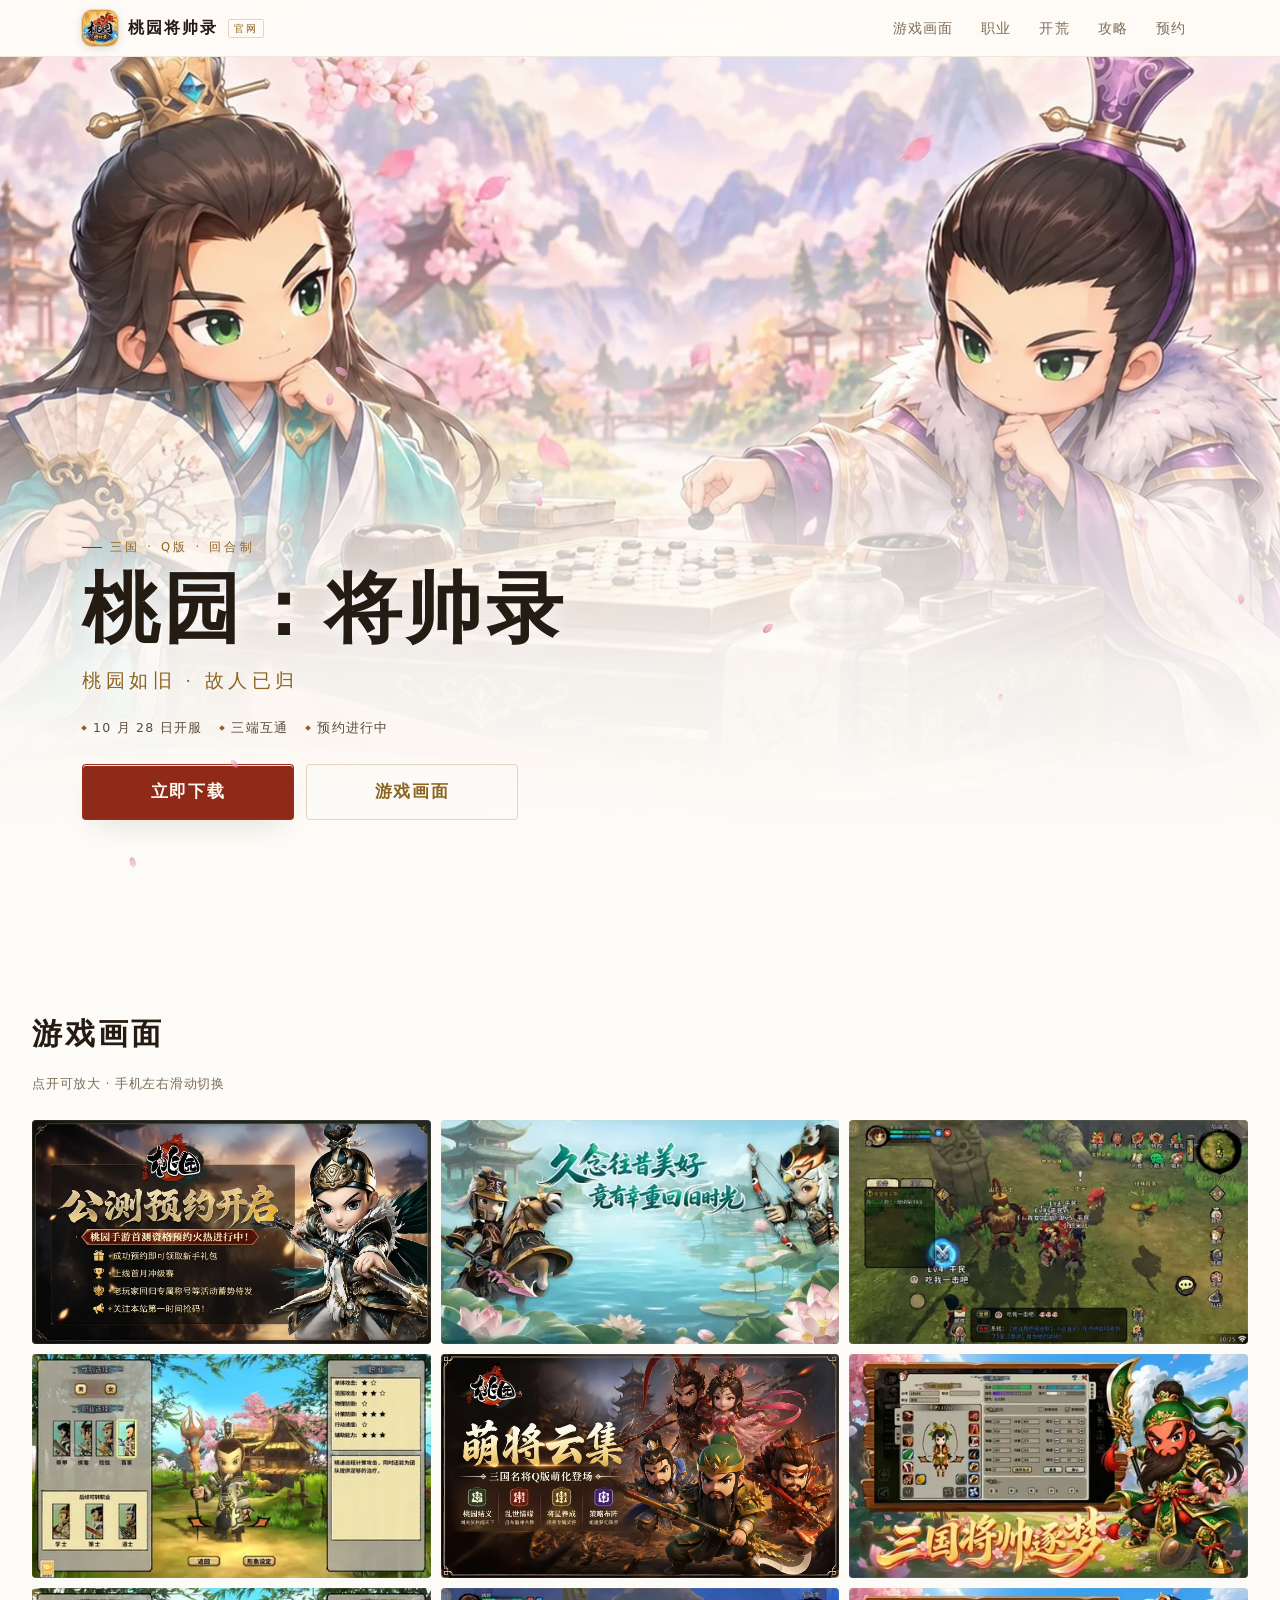
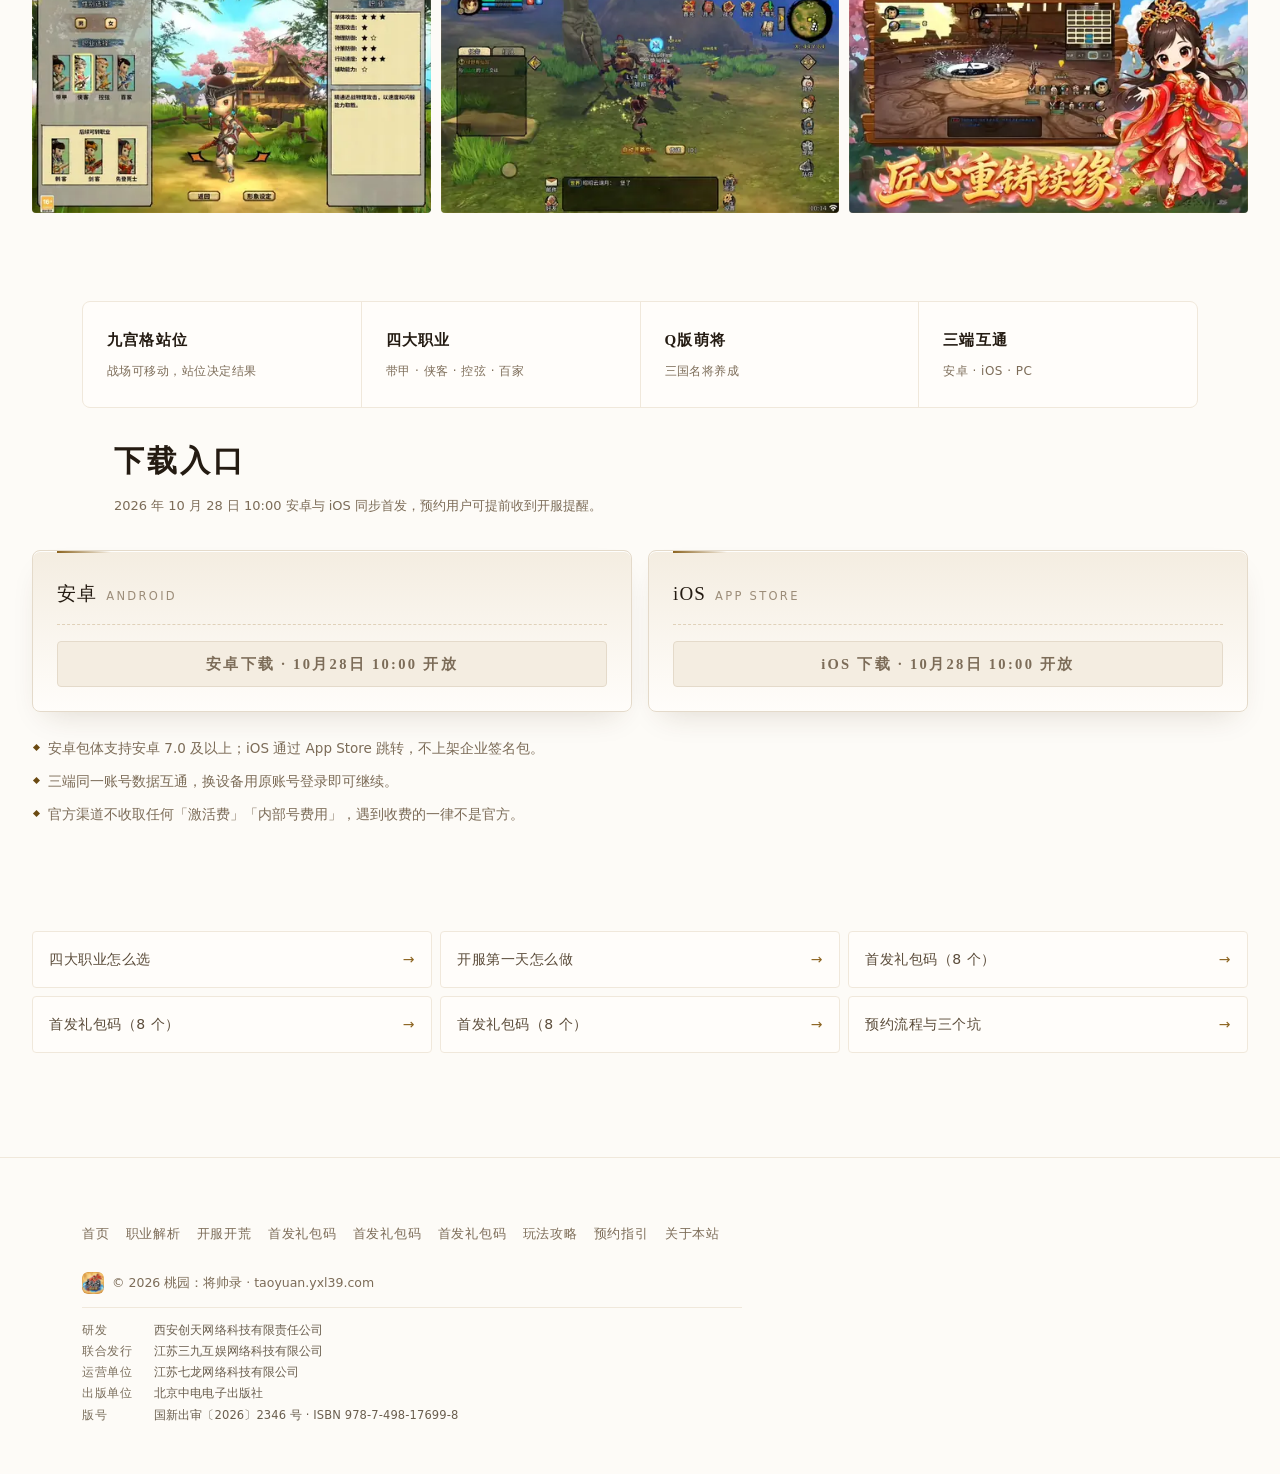
<file: index.html>
<!DOCTYPE html>
<html lang="zh-CN">
<head>
<meta charset="UTF-8">
<meta name="viewport" content="width=device-width, initial-scale=1, viewport-fit=cover">
<title>《桃园：将帅录》官网 - 桃园如旧，故人已归</title>
<meta name="description" content="三国 Q 版回合制手游《桃园：将帅录》官网。10 月 28 日开服，三端互通。游戏画面、四大职业、开服攻略与预约指引。">
<meta name="theme-color" content="#FDFBF7">
<meta name="baidu-site-verification" content="codeva-SSdh6364zk">
<link rel="canonical" href="https://taoyuan.yxl39.com/">
<meta property="og:type" content="website">
<meta property="og:title" content="《桃园：将帅录》官网 - 桃园如旧，故人已归">
<meta property="og:description" content="三国 Q 版回合制手游，10 月 28 日开服，三端互通。">
<meta property="og:url" content="https://taoyuan.yxl39.com/">
<meta property="og:image" content="https://taoyuan.yxl39.com/assets/img/og-cover.jpg">
<meta name="twitter:card" content="summary_large_image">
<link rel="icon" href="/assets/img/favicon-64.png" type="image/png" sizes="64x64">
<link rel="apple-touch-icon" href="/assets/img/apple-touch-180.png">

<link rel="preload" as="image" href="/assets/img/hero-mob.webp" media="(max-width:760px)">
<link rel="preload" as="image" href="/assets/img/hero-desk.webp" media="(min-width:761px)">
<link rel="stylesheet" href="/assets/styles.css">
<link rel="stylesheet" href="/assets/home.css">

<script type="application/ld+json">
{
  "@context":"https://schema.org",
  "@type":"VideoGame",
  "name":"桃园：将帅录",
  "alternateName":"桃园将帅录",
  "applicationCategory":"Game",
  "genre":["三国","回合制","角色扮演"],
  "operatingSystem":"Android, iOS, Windows",
  "gamePlatform":["安卓","iOS","PC"],
  "inLanguage":"zh-CN",
  "image":"https://taoyuan.yxl39.com/assets/img/og-cover.jpg",
  "description":"三国题材 Q 版回合制手游，九宫格站位、四大职业可转云职业，支持三端互通。"
}
</script>
</head>
<body>
<div class="bg-fx" aria-hidden="true"></div>

<header class="hd">
  <div class="hd-in">
    <a class="logo" href="/">
      <img class="logo-img" src="/assets/img/logo-96.webp"
           srcset="/assets/img/logo-96.webp 96w, /assets/img/logo-192.webp 192w" sizes="36px"
           width="36" height="36" alt="" decoding="async" fetchpriority="high">
      <b>桃园将帅录</b><i>官网</i>
    </a>
    <nav class="nav">
      <a href="#shots">游戏画面</a>
      <a href="/profession">职业</a>
      <a href="/start">开荒</a>
      <a href="/guide/">攻略</a>
      <a href="/reserve">预约</a>
    </nav>
  </div>
</header>

<main>

  <!-- ── 封面 ── -->
  <section class="kv">
    <div class="kv-art">
      <picture>
        <source media="(min-width:761px)"
                srcset="/assets/img/hero-desk-1100.webp 1100w, /assets/img/hero-desk.webp 1920w" sizes="100vw">
        <img src="/assets/img/hero-mob.webp"
             srcset="/assets/img/hero-mob-760.webp 760w, /assets/img/hero-mob.webp 1200w" sizes="100vw"
             alt="《桃园：将帅录》主视觉：两位少年在桃花树下对弈"
             width="1200" height="720" fetchpriority="high" decoding="async">
      </picture>
    </div>

    <div class="kv-copy">
      <p class="kv-kicker">三国 · Q版 · 回合制</p>
      <h1 class="kv-title">桃园：将帅录</h1>
      <p class="kv-sub">桃园如旧 · 故人已归</p>
      <ul class="kv-facts">
        <li>10 月 28 日开服</li>
        <li>三端互通</li>
        <li>预约进行中</li>
      </ul>
      <div class="kv-cta">
        <a class="btn" href="#download">立即下载</a>
        <a class="btn btn--ghost" href="#shots">游戏画面</a>
      </div>
    </div>
  </section>

  <!-- ── 截图 ── -->
  <section class="shots" id="shots">
    <div class="shots-head">
      <h2>游戏画面</h2>
      <p>点开可放大 · 手机左右滑动切换</p>
    </div>

    <div class="gal" id="gal">
      <button class="wide" type="button" data-full="/assets/img/shot-1.webp" data-cap="公测预约开启">
        <img src="/assets/img/shot-1-800.webp" srcset="/assets/img/shot-1-480.webp 480w, /assets/img/shot-1-800.webp 800w, /assets/img/shot-1.webp 1536w"
             sizes="(min-width:761px) 66vw, 100vw" alt="公测预约开启宣传图" width="800" height="450"
             loading="lazy" decoding="async">
      </button>
      <button type="button" data-full="/assets/img/shot-2.webp" data-cap="久念往昔美好">
        <img src="/assets/img/shot-2-800.webp" srcset="/assets/img/shot-2-480.webp 480w, /assets/img/shot-2-800.webp 800w, /assets/img/shot-2.webp 1600w"
             sizes="(min-width:761px) 33vw, 50vw" alt="莲池场景：久念往昔美好" width="800" height="450"
             loading="lazy" decoding="async">
      </button>
      <button type="button" data-full="/assets/img/shot-3.webp" data-cap="后山北 · 野外战斗">
        <img src="/assets/img/shot-3-800.webp" srcset="/assets/img/shot-3-480.webp 480w, /assets/img/shot-3-800.webp 800w, /assets/img/shot-3.webp 1600w"
             sizes="(min-width:761px) 33vw, 50vw" alt="后山北野外战斗实机画面" width="800" height="450"
             loading="lazy" decoding="async">
      </button>
      <button type="button" data-full="/assets/img/shot-4.webp" data-cap="职业选择 · 百家">
        <img src="/assets/img/shot-4-800.webp" srcset="/assets/img/shot-4-480.webp 480w, /assets/img/shot-4-800.webp 800w, /assets/img/shot-4.webp 1600w"
             sizes="(min-width:761px) 33vw, 50vw" alt="创建角色界面：职业选择（百家）" width="800" height="450"
             loading="lazy" decoding="async">
      </button>
      <button type="button" data-full="/assets/img/shot-5.webp" data-cap="萌将云集">
        <img src="/assets/img/shot-5-800.webp" srcset="/assets/img/shot-5-480.webp 480w, /assets/img/shot-5-800.webp 800w, /assets/img/shot-5.webp 1536w"
             sizes="(min-width:761px) 66vw, 100vw" alt="萌将云集：三国名将 Q 版登场" width="800" height="450"
             loading="lazy" decoding="async">
      </button>
      <button type="button" data-full="/assets/img/shot-6.webp" data-cap="三国将帅逐梦">
        <img src="/assets/img/shot-6-800.webp" srcset="/assets/img/shot-6-480.webp 480w, /assets/img/shot-6-800.webp 800w, /assets/img/shot-6.webp 1080w"
             sizes="(min-width:761px) 33vw, 50vw" alt="角色属性面板与三国武将" width="800" height="450"
             loading="lazy" decoding="async">
      </button>
      <button type="button" data-full="/assets/img/shot-7.webp" data-cap="职业选择 · 侠客">
        <img src="/assets/img/shot-7-800.webp" srcset="/assets/img/shot-7-480.webp 480w, /assets/img/shot-7-800.webp 800w, /assets/img/shot-7.webp 1600w"
             sizes="(min-width:761px) 33vw, 50vw" alt="创建角色界面：职业选择（侠客）" width="800" height="450"
             loading="lazy" decoding="async">
      </button>
      <button type="button" data-full="/assets/img/shot-8.webp" data-cap="自动寻路">
        <img src="/assets/img/shot-8-800.webp" srcset="/assets/img/shot-8-480.webp 480w, /assets/img/shot-8-800.webp 800w, /assets/img/shot-8.webp 1600w"
             sizes="(min-width:761px) 33vw, 50vw" alt="野外场景：自动寻路中" width="800" height="450"
             loading="lazy" decoding="async">
      </button>
      <button type="button" data-full="/assets/img/shot-9.webp" data-cap="匠心重铸续缘">
        <img src="/assets/img/shot-9-800.webp" srcset="/assets/img/shot-9-480.webp 480w, /assets/img/shot-9-800.webp 800w, /assets/img/shot-9.webp 1080w"
             sizes="(min-width:761px) 33vw, 50vw" alt="副本战斗与国风人物" width="800" height="450"
             loading="lazy" decoding="async">
      </button>
    </div>
  </section>

  <!-- ── 玩法 ── -->
  <section class="feat">
    <div class="wrap">
      <ul>
        <li><b>九宫格站位</b><span>战场可移动，站位决定结果</span></li>
        <li><b>四大职业</b><span>带甲 · 侠客 · 控弦 · 百家</span></li>
        <li><b>Q版萌将</b><span>三国名将养成</span></li>
        <li><b>三端互通</b><span>安卓 · iOS · PC</span></li>
      </ul>
    </div>
  </section>

  <!-- ── 下载 ── -->
  <section class="home-dl" id="download">
    <div class="wrap">
      <div class="sec-head" style="padding:0 var(--gutter)">
        <h2 class="sec-title">下载入口</h2>
        <p class="sec-sub">2026 年 10 月 28 日 10:00 安卓与 iOS 同步首发，预约用户可提前收到开服提醒。</p>
      </div>
    </div>

    <div class="dl-grid">
      <div class="dl-ticket">
        <div class="tk-hd"><span class="tk-os">安卓<em>ANDROID</em></span></div>
        <a class="btn" href="#download" aria-disabled="true" onclick="return false">安卓下载 · 10月28日 10:00 开放</a>
      </div>
      <div class="dl-ticket">
        <div class="tk-hd"><span class="tk-os">iOS<em>APP STORE</em></span></div>
        <a class="btn" href="#download" aria-disabled="true" onclick="return false">iOS 下载 · 10月28日 10:00 开放</a>
      </div>
    </div>

    <div class="facts">
      <p>安卓包体支持安卓 7.0 及以上；iOS 通过 App Store 跳转，不上架企业签名包。</p>
      <p>三端同一账号数据互通，换设备用原账号登录即可继续。</p>
      <p>官方渠道不收取任何「激活费」「内部号费用」，遇到收费的一律不是官方。</p>
    </div>
  </section>

  <!-- ── 更多 ── -->
  <nav class="more" aria-label="更多内容">
    <a href="/profession">四大职业怎么选<i>→</i></a>
    <a href="/start">开服第一天怎么做<i>→</i></a>
    <a href="/gift">首发礼包码（8 个）<i>→</i></a>
    <a href="/gift">首发礼包码（8 个）<i>→</i></a>
    <a href="/gift">首发礼包码（8 个）<i>→</i></a>
    <a href="/reserve">预约流程与三个坑<i>→</i></a>
  </nav>

</main>

<footer class="ft">
  <div class="ft-in">
    <nav class="ft-nav">
      <a href="/">首页</a>
      <a href="/profession">职业解析</a>
      <a href="/start">开服开荒</a>
      <a href="/gift">首发礼包码</a>
      <a href="/gift">首发礼包码</a>
      <a href="/gift">首发礼包码</a>
      <a href="/guide/">玩法攻略</a>
      <a href="/reserve">预约指引</a>
      <a href="/about">关于本站</a>
    </nav>
    <p class="ft-copy"><img class="ft-logo" src="/assets/img/logo-96.webp" alt="" width="22" height="22" loading="lazy" decoding="async">© 2026 桃园：将帅录 · taoyuan.yxl39.com</p>
    

    <div class="ft-legal">
      <p><span>研发</span>西安创天网络科技有限责任公司</p>
      <p><span>联合发行</span>江苏三九互娱网络科技有限公司</p>
      <p><span>运营单位</span>江苏七龙网络科技有限公司</p>
      <p><span>出版单位</span>北京中电电子出版社</p>
      <p><span>版号</span>国新出审〔2026〕2346 号 · ISBN 978-7-498-17699-8</p>
    </div>
  </div>
</footer>

<nav class="tabbar" aria-label="页面导航">
  <a href="/">
    <svg viewBox="0 0 24 24" aria-hidden="true"><path d="M3 10.5 12 3l9 7.5V20a1 1 0 0 1-1 1h-5v-6H9v6H4a1 1 0 0 1-1-1z"/></svg>
    <span>首页</span>
  </a>
  <a href="/profession">
    <svg viewBox="0 0 24 24" aria-hidden="true"><path d="M14.5 3.5 20 9l-2 2-5.5-5.5zM12 7 4 15v5h5l8-8"/></svg>
    <span>职业</span>
  </a>
  <a href="/start">
    <svg viewBox="0 0 24 24" aria-hidden="true"><path d="M3 6l6-2 6 2 6-2v14l-6 2-6-2-6 2zM9 4v14M15 6v14"/></svg>
    <span>开荒</span>
  </a>
  <a href="/reserve">
    <svg viewBox="0 0 24 24" aria-hidden="true"><rect x="3" y="5" width="18" height="16" rx="2"/><path d="M8 3v4M16 3v4M3 10h18"/></svg>
    <span>预约</span>
  </a>
  <a href="/guide/">
    <svg viewBox="0 0 24 24" aria-hidden="true"><path d="M4 4h7v16H4zM13 4h7v16h-7z"/></svg>
    <span>攻略</span>
  </a>
</nav>

<!-- 灯箱 -->
<dialog class="lb" id="lb" aria-label="游戏画面大图">
  <div class="lb-stage">
    <img class="lb-img" id="lbImg" alt="">
    <button class="lb-x" type="button" aria-label="关闭">×</button>
    <button class="lb-prev" type="button" aria-label="上一张">‹</button>
    <button class="lb-next" type="button" aria-label="下一张">›</button>
    <p class="lb-count"><span id="lbNow">1</span> / <span id="lbAll">9</span></p>
  </div>
</dialog>

<script src="/assets/site.js" defer></script>
<script src="/assets/petals.js" defer></script>
<script src="/assets/home.js" defer></script>
</body>
</html>
</file>
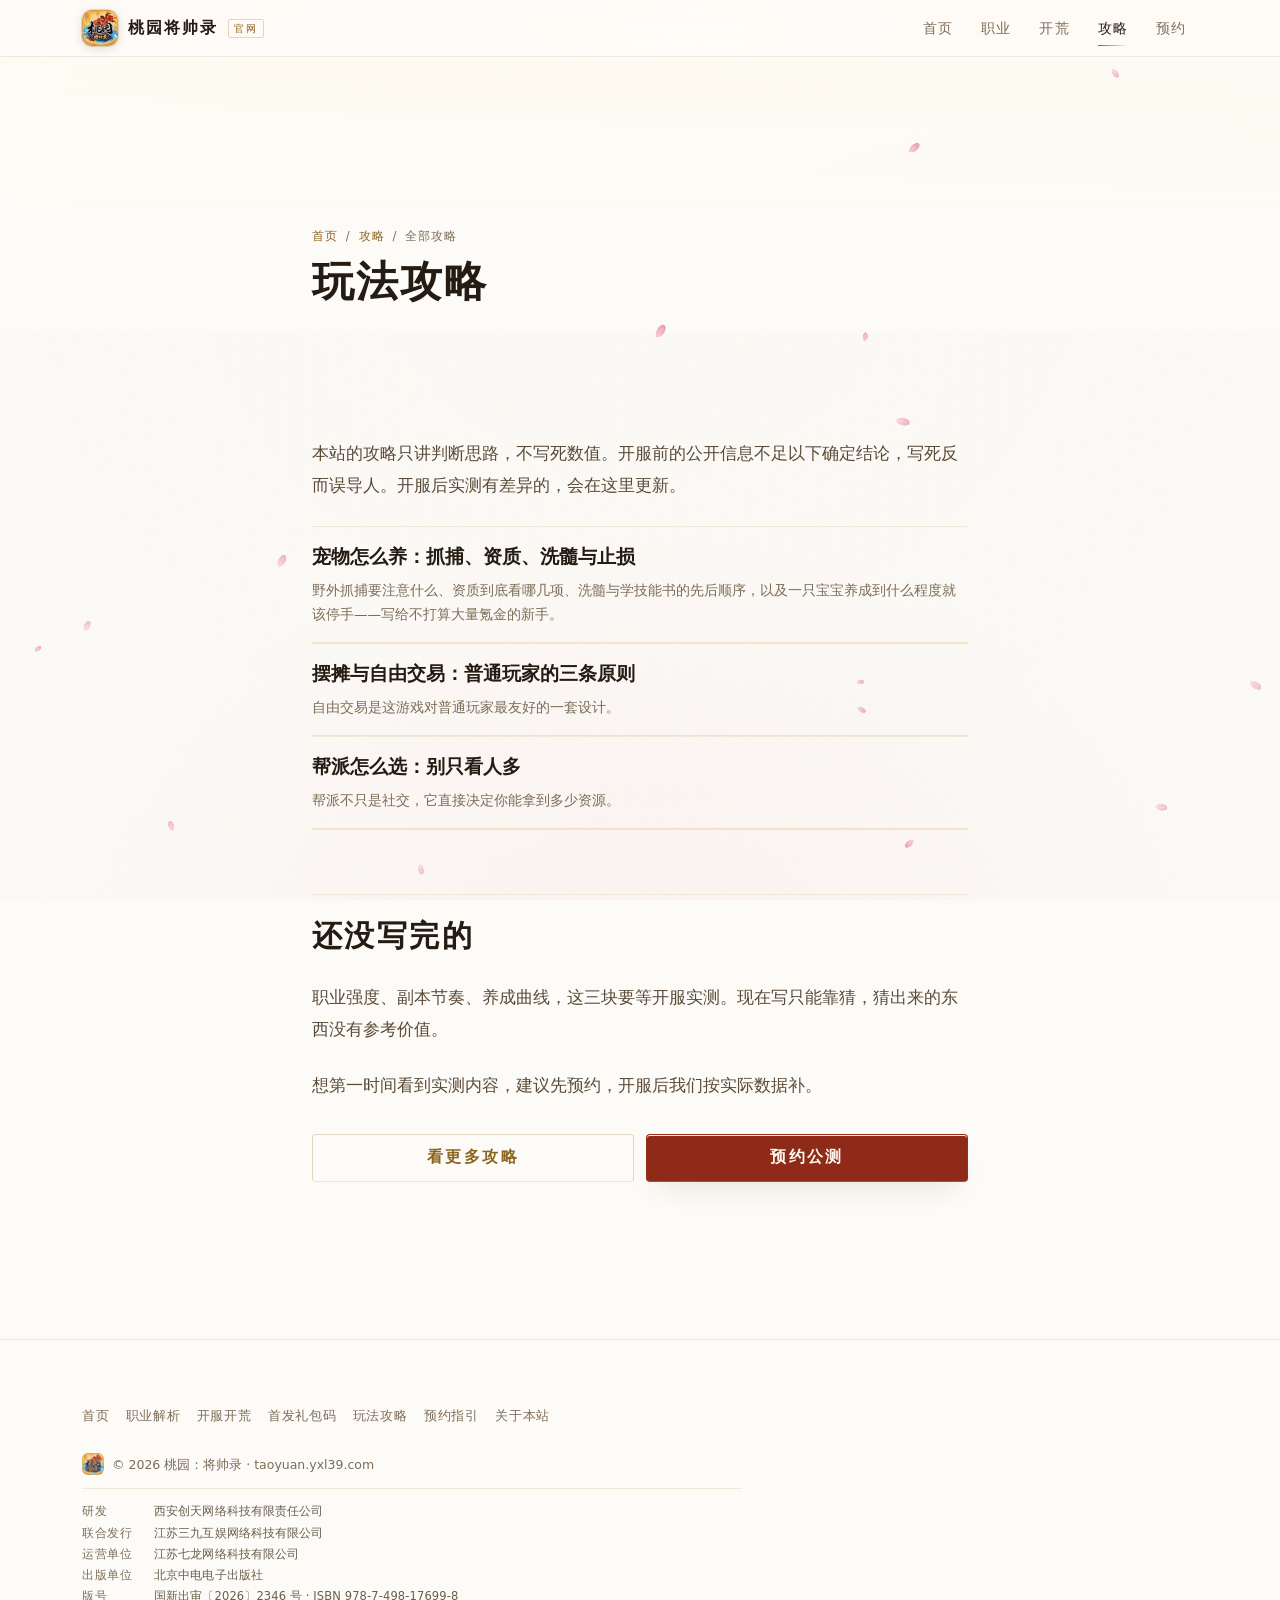
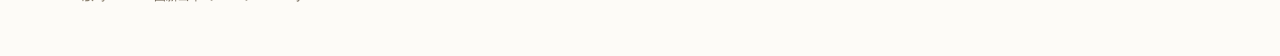
<file: guide/index.html>
<!DOCTYPE html>
<html lang="zh-CN">
<head>
<meta charset="UTF-8">
<meta name="viewport" content="width=device-width, initial-scale=1, viewport-fit=cover">
<title>玩法攻略索引 - 桃园：将帅录官网</title>
<meta name="description" content="《桃园：将帅录》玩法攻略：宠物养成、摆摊交易、帮派选择。只讲判断思路，不写死数值。">
<meta name="theme-color" content="#FDFBF7">
<meta name="baidu-site-verification" content="codeva-SSdh6364zk">
<link rel="canonical" href="https://taoyuan.yxl39.com/guide/">
<link rel="icon" href="/assets/img/favicon-64.png" type="image/png" sizes="64x64">
<link rel="apple-touch-icon" href="/assets/img/apple-touch-180.png">
<link rel="stylesheet" href="/assets/styles.css">
<script type="application/ld+json">{"@context":"https://schema.org","@type":"CollectionPage","name":"《桃园：将帅录》玩法攻略","url":"https://taoyuan.yxl39.com/guide/"}</script>
</head>
<body>
<div class="bg-fx" aria-hidden="true"></div>

<header class="hd">
  <div class="hd-in">
    <a class="logo" href="/">
      <img class="logo-img" src="/assets/img/logo-96.webp"
           srcset="/assets/img/logo-96.webp 96w, /assets/img/logo-192.webp 192w" sizes="36px"
           width="36" height="36" alt="" decoding="async" fetchpriority="high">
      <b>桃园将帅录</b><i>官网</i>
    </a>
    <nav class="nav">
      <a href="/">首页</a>
      <a href="/profession">职业</a>
      <a href="/start">开荒</a>
      <a href="/guide/" class="on">攻略</a>
      <a href="/reserve">预约</a>
    </nav>
  </div>
</header>

<main>

  <section class="phero">
    <div class="ph" aria-hidden="true"></div>
    <div class="phero-in">
      <nav class="crumb"><a href="/">首页</a><span>/</span><a href="/guide/">攻略</a><span>/</span><span>全部攻略</span></nav>
      <h1>玩法攻略</h1>
    </div>
  </section>

  <div class="doc">
    <div class="wrap wrap--read">
      <div class="doc-body">

<p>本站的攻略只讲判断思路，不写死数值。开服前的公开信息不足以下确定结论，写死反而误导人。开服后实测有差异的，会在这里更新。</p>
<ul class="gl">
      <li>
        <a href="/guide/pet">
          <b>宠物怎么养：抓捕、资质、洗髓与止损</b>
          <span>野外抓捕要注意什么、资质到底看哪几项、洗髓与学技能书的先后顺序，以及一只宝宝养成到什么程度就该停手——写给不打算大量氪金的新手。</span>
        </a>
      </li>
      <li>
        <a href="/guide/trade">
          <b>摆摊与自由交易：普通玩家的三条原则</b>
          <span>自由交易是这游戏对普通玩家最友好的一套设计。</span>
        </a>
      </li>
      <li>
        <a href="/guide/guild">
          <b>帮派怎么选：别只看人多</b>
          <span>帮派不只是社交，它直接决定你能拿到多少资源。</span>
        </a>
      </li>
</ul>

<h2>还没写完的</h2>
<p>职业强度、副本节奏、养成曲线，这三块要等开服实测。现在写只能靠猜，猜出来的东西没有参考价值。</p>
<p>想第一时间看到实测内容，建议先预约，开服后我们按实际数据补。</p>

        <div class="guide-cta">
          <a class="btn btn--ghost" href="/guide/">看更多攻略</a>
          <a class="btn" href="/reserve">预约公测</a>
        </div>
      </div>
    </div>
  </div>
</main>

<footer class="ft">
  <div class="ft-in">
    <nav class="ft-nav">
      <a href="/">首页</a>
      <a href="/profession">职业解析</a>
      <a href="/start">开服开荒</a>
      <a href="/gift">首发礼包码</a>
      <a href="/guide/">玩法攻略</a>
      <a href="/reserve">预约指引</a>
      <a href="/about">关于本站</a>
    </nav>
    <p class="ft-copy"><img class="ft-logo" src="/assets/img/logo-96.webp" alt="" width="22" height="22" loading="lazy" decoding="async">© 2026 桃园：将帅录 · taoyuan.yxl39.com</p>

    <div class="ft-legal">
      <p><span>研发</span>西安创天网络科技有限责任公司</p>
      <p><span>联合发行</span>江苏三九互娱网络科技有限公司</p>
      <p><span>运营单位</span>江苏七龙网络科技有限公司</p>
      <p><span>出版单位</span>北京中电电子出版社</p>
      <p><span>版号</span>国新出审〔2026〕2346 号 · ISBN 978-7-498-17699-8</p>
    </div>
  </div>
</footer>

<nav class="tabbar" aria-label="页面导航">
  <a href="/"><svg viewBox="0 0 24 24" aria-hidden="true"><path d="M3 10.5 12 3l9 7.5V20a1 1 0 0 1-1 1h-5v-6H9v6H4a1 1 0 0 1-1-1z"/></svg><span>首页</span></a>
  <a href="/profession"><svg viewBox="0 0 24 24" aria-hidden="true"><path d="M14.5 3.5 20 9l-2 2-5.5-5.5zM12 7 4 15v5h5l8-8"/></svg><span>职业</span></a>
  <a href="/start"><svg viewBox="0 0 24 24" aria-hidden="true"><path d="M3 6l6-2 6 2 6-2v14l-6 2-6-2-6 2zM9 4v14M15 6v14"/></svg><span>开荒</span></a>
  <a href="/guide/"><svg viewBox="0 0 24 24" aria-hidden="true"><path d="M4 4h7v16H4zM13 4h7v16h-7z"/></svg><span>攻略</span></a>
  <a href="/reserve"><svg viewBox="0 0 24 24" aria-hidden="true"><path d="M5 4h14v16l-7-4-7 4z"/></svg><span>预约</span></a>
</nav>

<script src="/assets/site.js" defer></script>
<script src="/assets/petals.js" defer></script>
</body>
</html>
</file>
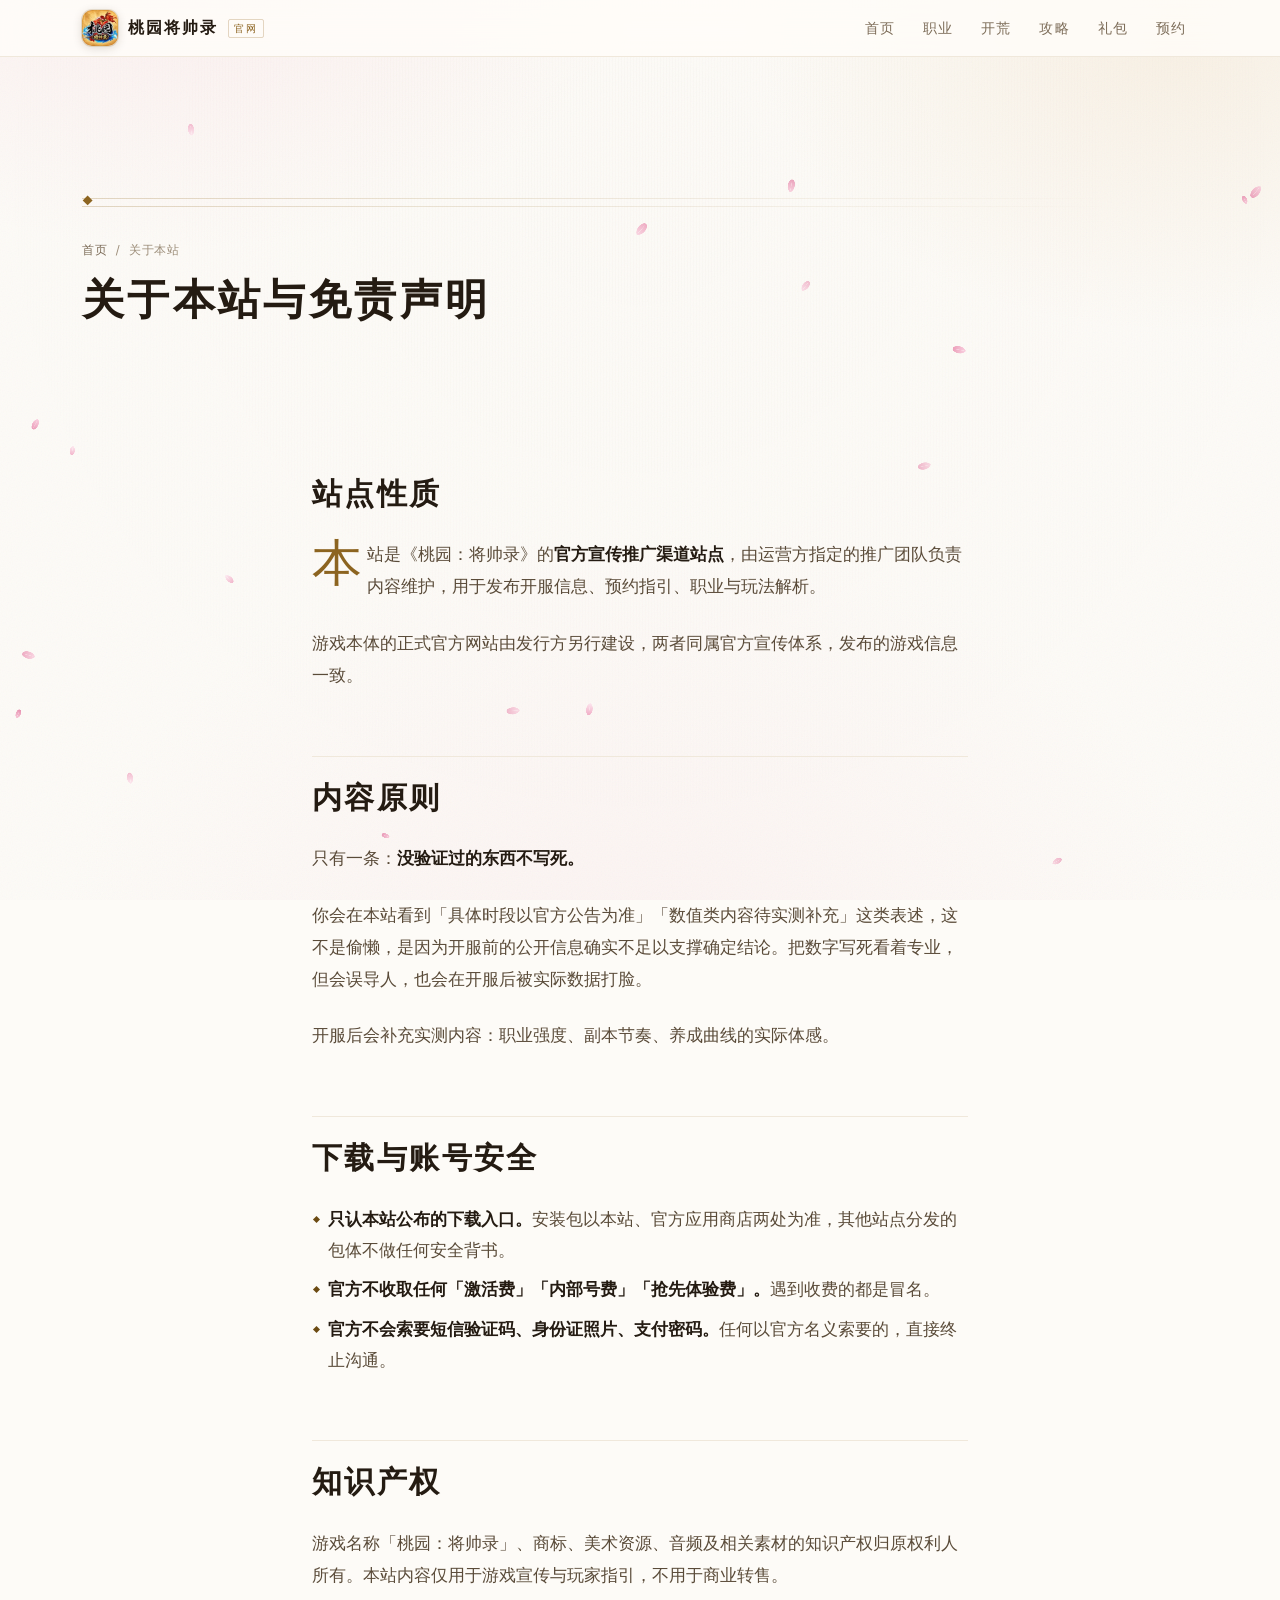
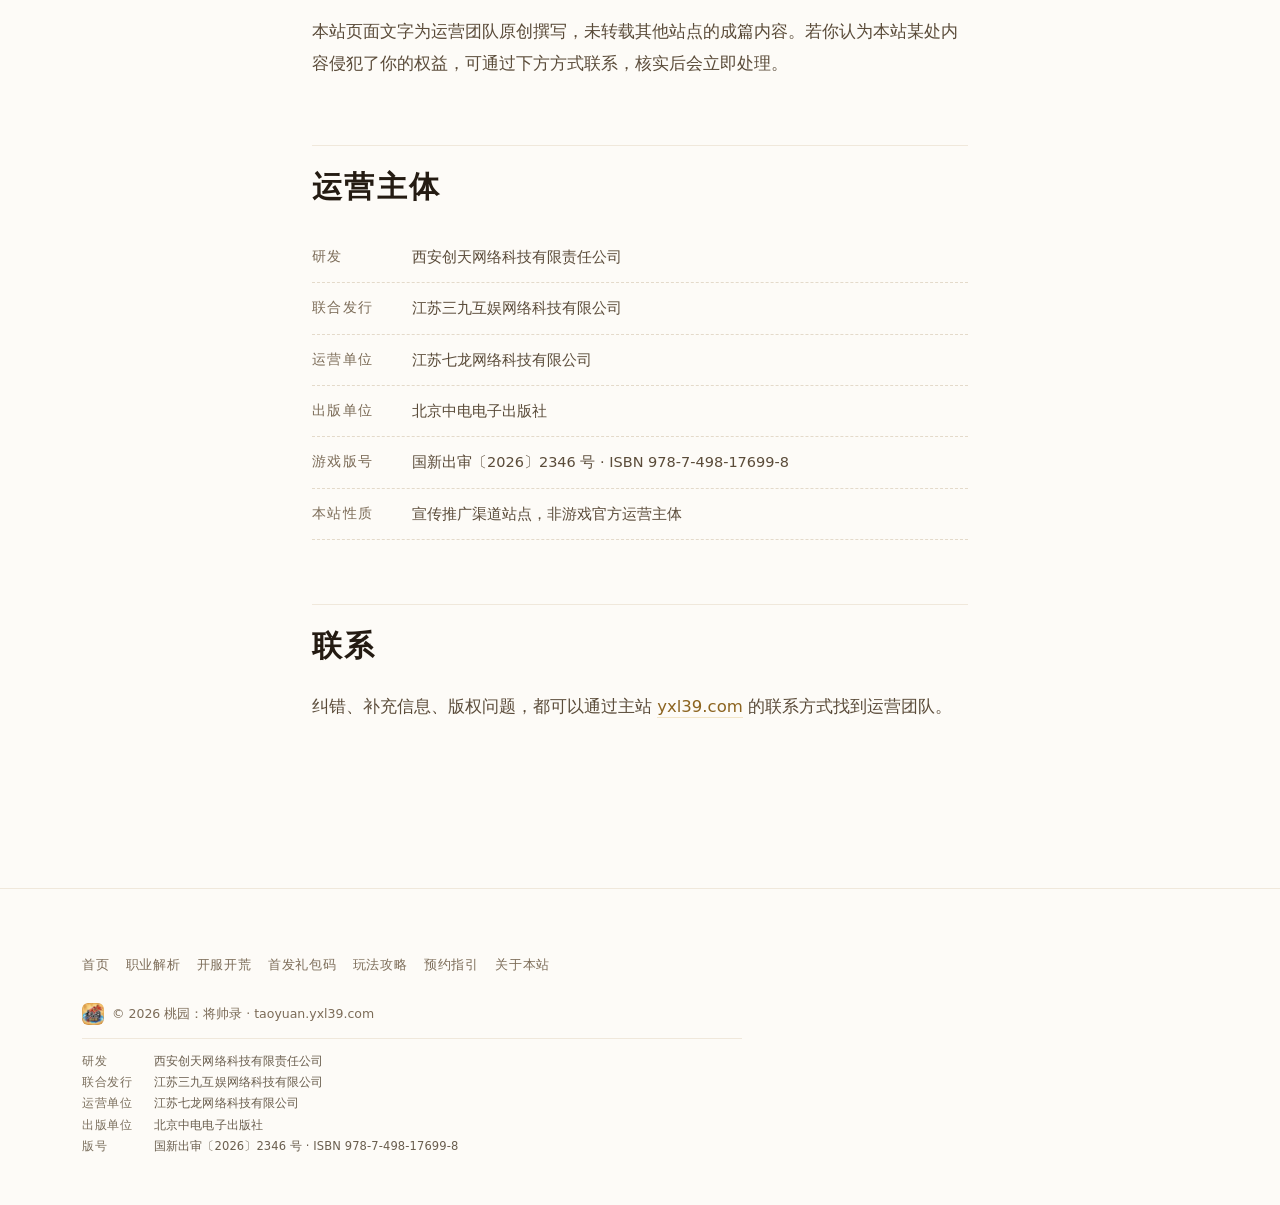
<file: about.html>
<!DOCTYPE html>
<html lang="zh-CN">
<head>
<meta charset="UTF-8">
<meta name="viewport" content="width=device-width, initial-scale=1, viewport-fit=cover">
<title>关于本站与免责声明 - 桃园：将帅录官网</title>
<meta name="description" content="《桃园：将帅录》官网（宣传推广渠道站）的站点说明、内容原则、下载安全提示与知识产权声明。">
<meta name="theme-color" content="#FDFBF7">
<meta name="baidu-site-verification" content="codeva-SSdh6364zk">
<link rel="canonical" href="https://taoyuan.yxl39.com/about">
<link rel="icon" href="/assets/img/favicon-64.png" type="image/png" sizes="64x64">
<link rel="apple-touch-icon" href="/assets/img/apple-touch-180.png">
<link rel="stylesheet" href="/assets/styles.css">
</head>
<body>
<div class="bg-fx" aria-hidden="true"></div>

<header class="hd">
  <div class="hd-in">
    <a class="logo" href="/">
      <img class="logo-img" src="/assets/img/logo-96.webp"
           srcset="/assets/img/logo-96.webp 96w, /assets/img/logo-192.webp 192w" sizes="36px"
           width="36" height="36" alt="" decoding="async" fetchpriority="high">
      <b>桃园将帅录</b><i>官网</i>
    </a>
    <nav class="nav">
      <a href="/">首页</a>
      <a href="/profession">职业</a>
      <a href="/start">开荒</a>
      <a href="/guide/">攻略</a>
      <a href="/gift">礼包</a>
      <a href="/reserve">预约</a>
    </nav>
  </div>
</header>

<main>

  <section class="dhero">
    <div class="wrap">
      <div class="rule-double" aria-hidden="true"><i></i></div>
      <nav class="crumb"><a href="/">首页</a><span>/</span><span>关于本站</span></nav>
      <h1>关于本站与免责声明</h1>
    </div>
  </section>

  <div class="doc">
    <div class="wrap wrap--read">
      <div class="doc-body charter">

        <h2>站点性质</h2>
        <p>本站是《桃园：将帅录》的<b>官方宣传推广渠道站点</b>，由运营方指定的推广团队负责内容维护，用于发布开服信息、预约指引、职业与玩法解析。</p>
        <p>游戏本体的正式官方网站由发行方另行建设，两者同属官方宣传体系，发布的游戏信息一致。</p>

        <h2>内容原则</h2>
        <p>只有一条：<b>没验证过的东西不写死。</b></p>
        <p>你会在本站看到「具体时段以官方公告为准」「数值类内容待实测补充」这类表述，这不是偷懒，是因为开服前的公开信息确实不足以支撑确定结论。把数字写死看着专业，但会误导人，也会在开服后被实际数据打脸。</p>
        <p>开服后会补充实测内容：职业强度、副本节奏、养成曲线的实际体感。</p>

        <h2>下载与账号安全</h2>
        <ul class="pts">
          <li><b>只认本站公布的下载入口。</b>安装包以本站、官方应用商店两处为准，其他站点分发的包体不做任何安全背书。</li>
          <li><b>官方不收取任何「激活费」「内部号费」「抢先体验费」。</b>遇到收费的都是冒名。</li>
          <li><b>官方不会索要短信验证码、身份证照片、支付密码。</b>任何以官方名义索要的，直接终止沟通。</li>
        </ul>

        <h2>知识产权</h2>
        <p>游戏名称「桃园：将帅录」、商标、美术资源、音频及相关素材的知识产权归原权利人所有。本站内容仅用于游戏宣传与玩家指引，不用于商业转售。</p>
        <p>本站页面文字为运营团队原创撰写，未转载其他站点的成篇内容。若你认为本站某处内容侵犯了你的权益，可通过下方方式联系，核实后会立即处理。</p>

        <h2>运营主体</h2>
        <dl class="dl-def">
          <div class="row">
            <dt>研发</dt>
            <dd>西安创天网络科技有限责任公司</dd>
          </div>
          <div class="row">
            <dt>联合发行</dt>
            <dd>江苏三九互娱网络科技有限公司</dd>
          </div>
          <div class="row">
            <dt>运营单位</dt>
            <dd>江苏七龙网络科技有限公司</dd>
          </div>
          <div class="row">
            <dt>出版单位</dt>
            <dd>北京中电电子出版社</dd>
          </div>
          <div class="row">
            <dt>游戏版号</dt>
            <dd>国新出审〔2026〕2346 号 · ISBN 978-7-498-17699-8</dd>
          </div>
          <div class="row">
            <dt>本站性质</dt>
            <dd>宣传推广渠道站点，非游戏官方运营主体</dd>
          </div>
        </dl>

        <h2>联系</h2>
        <p>纠错、补充信息、版权问题，都可以通过主站 <a href="https://yxl39.com" target="_blank" rel="noopener">yxl39.com</a> 的联系方式找到运营团队。</p>

      </div>
    </div>
  </div>

</main>

<footer class="ft">
  <div class="ft-in">
    <nav class="ft-nav">
      <a href="/">首页</a>
      <a href="/profession">职业解析</a>
      <a href="/start">开服开荒</a>
      <a href="/gift">首发礼包码</a>
      <a href="/guide/">玩法攻略</a>
      <a href="/reserve">预约指引</a>
      <a href="/about">关于本站</a>
    </nav>
    <p class="ft-copy"><img class="ft-logo" src="/assets/img/logo-96.webp" alt="" width="22" height="22" loading="lazy" decoding="async">© 2026 桃园：将帅录 · taoyuan.yxl39.com</p>
    

    <div class="ft-legal">
      <p><span>研发</span>西安创天网络科技有限责任公司</p>
      <p><span>联合发行</span>江苏三九互娱网络科技有限公司</p>
      <p><span>运营单位</span>江苏七龙网络科技有限公司</p>
      <p><span>出版单位</span>北京中电电子出版社</p>
      <p><span>版号</span>国新出审〔2026〕2346 号 · ISBN 978-7-498-17699-8</p>
    </div>
  </div>
</footer>

<nav class="tabbar" aria-label="页面导航">
  <a href="/">
    <svg viewBox="0 0 24 24" aria-hidden="true"><path d="M3 10.5 12 3l9 7.5V20a1 1 0 0 1-1 1h-5v-6H9v6H4a1 1 0 0 1-1-1z"/></svg>
    <span>首页</span>
  </a>
  <a href="/profession">
    <svg viewBox="0 0 24 24" aria-hidden="true"><path d="M14.5 3.5 20 9l-2 2-5.5-5.5zM12 7 4 15v5h5l8-8"/></svg>
    <span>职业</span>
  </a>
  <a href="/start">
    <svg viewBox="0 0 24 24" aria-hidden="true"><path d="M3 6l6-2 6 2 6-2v14l-6 2-6-2-6 2zM9 4v14M15 6v14"/></svg>
    <span>开荒</span>
  </a>
  <a href="/reserve">
    <svg viewBox="0 0 24 24" aria-hidden="true"><rect x="3" y="5" width="18" height="16" rx="2"/><path d="M8 3v4M16 3v4M3 10h18"/></svg>
    <span>预约</span>
  </a>
  <a href="/guide/">
    <svg viewBox="0 0 24 24" aria-hidden="true"><path d="M4 4h7v16H4zM13 4h7v16h-7z"/></svg>
    <span>攻略</span>
  </a>
</nav>

<script src="/assets/site.js" defer></script>
<script src="/assets/petals.js" defer></script>
</body>
</html>
</file>
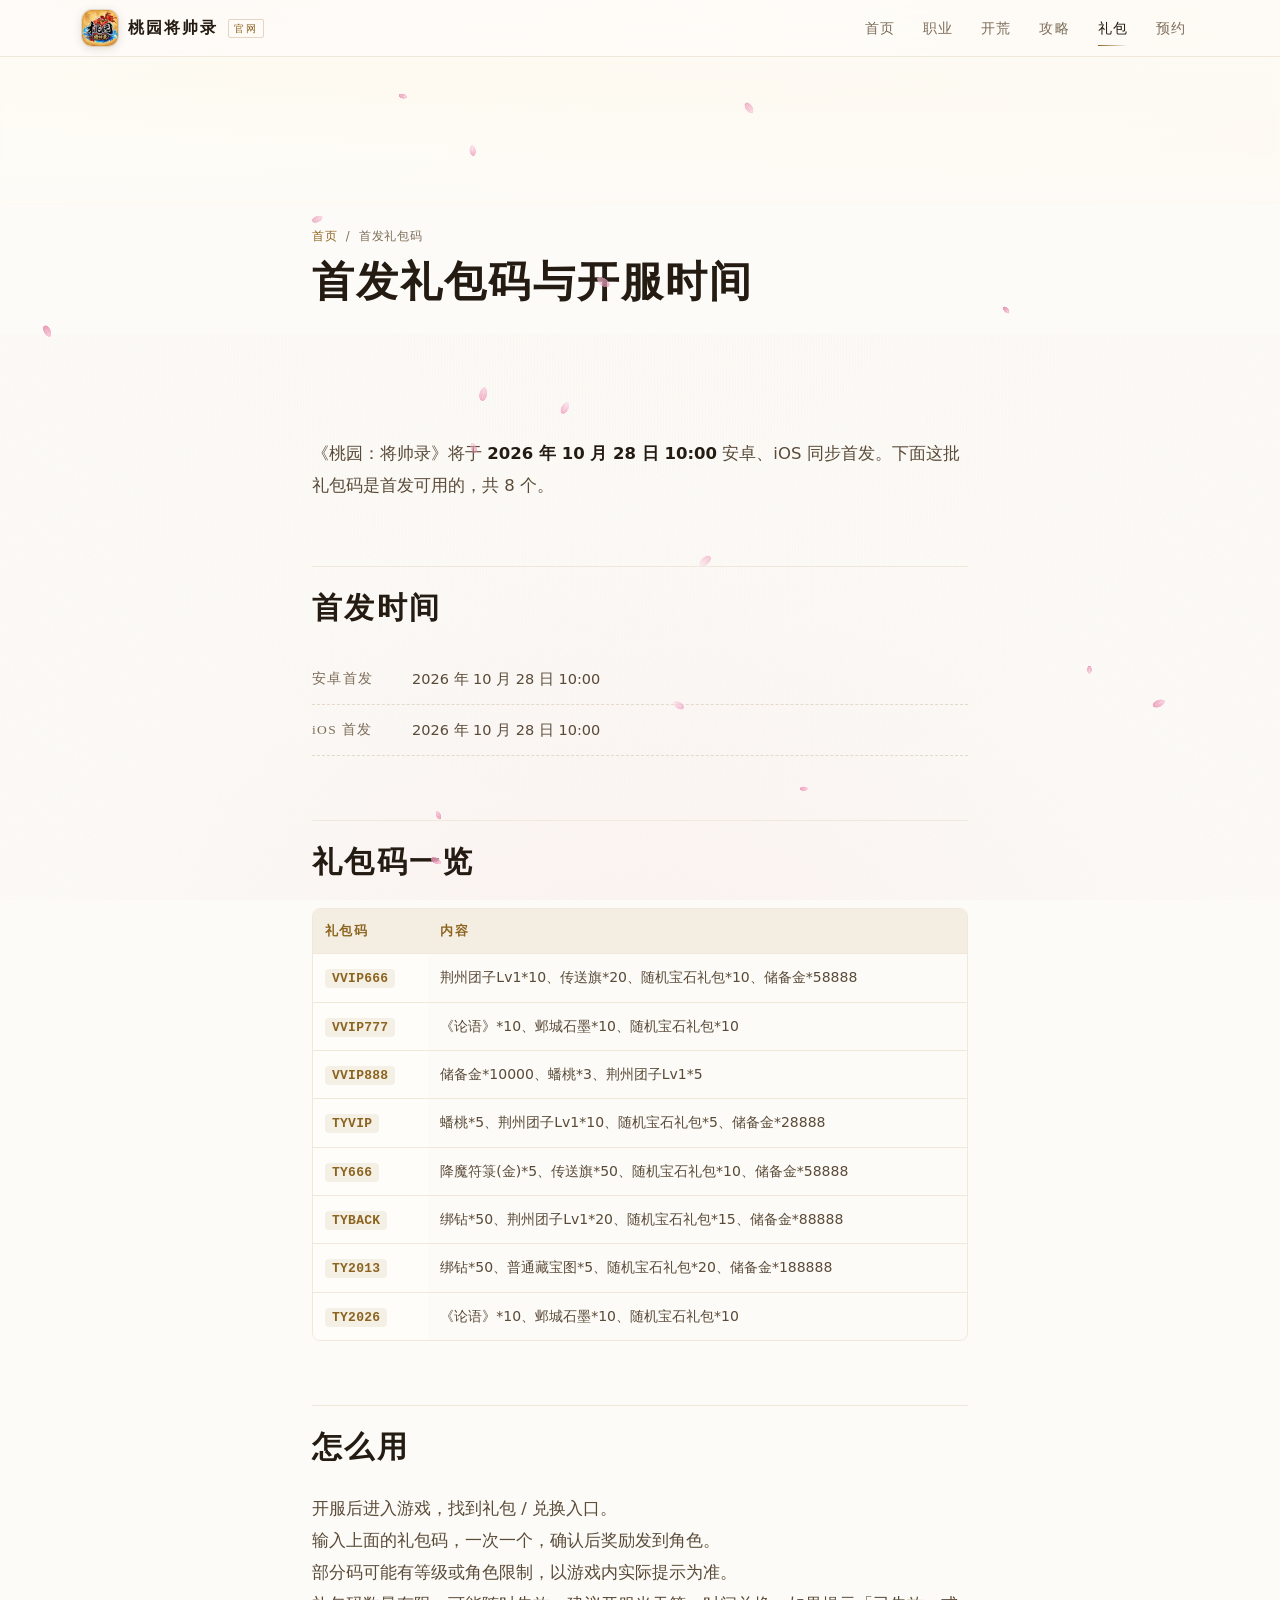
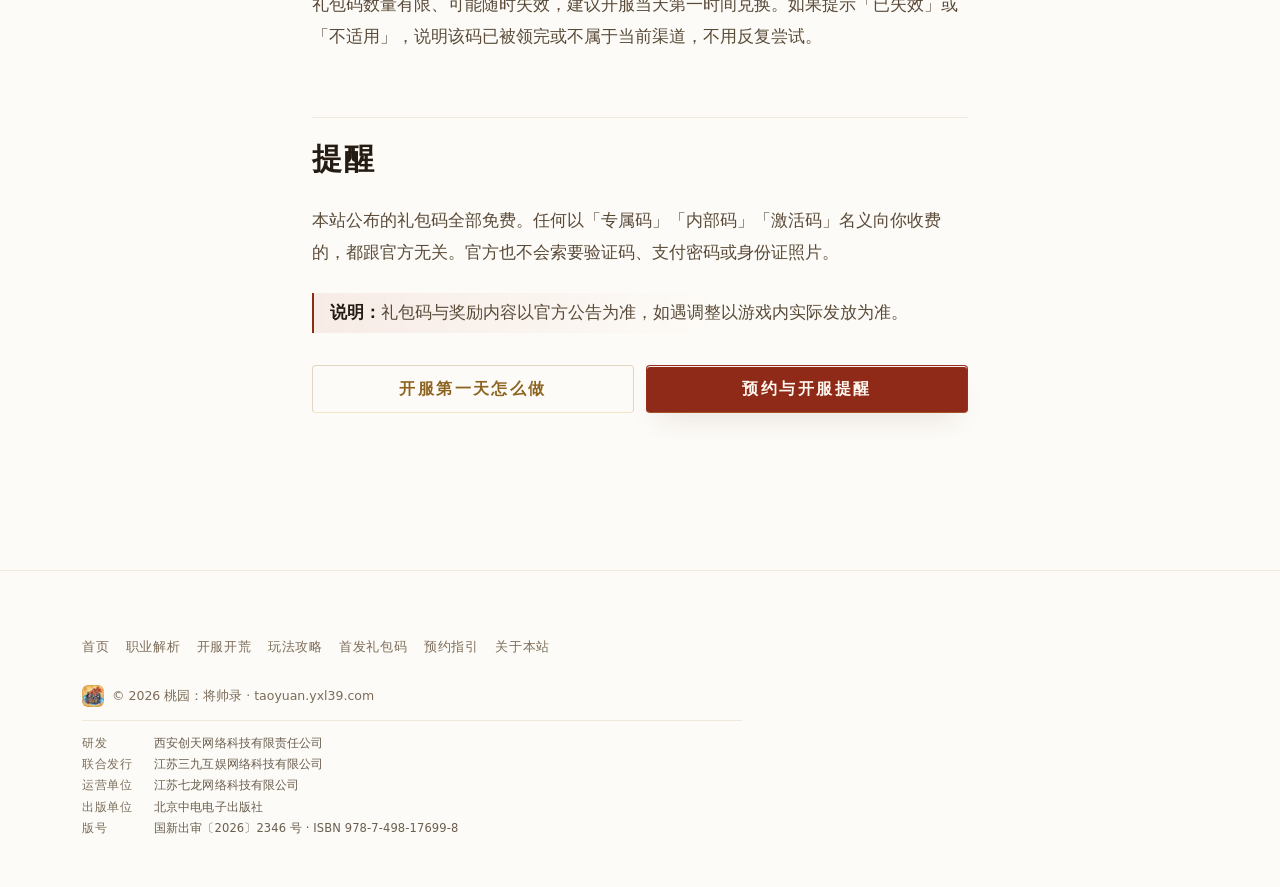
<file: gift.html>
<!DOCTYPE html>
<html lang="zh-CN">
<head>
<meta charset="UTF-8">
<meta name="viewport" content="width=device-width, initial-scale=1, viewport-fit=cover">
<title>首发礼包码与开服时间：10月28日 10:00 安卓 iOS 同步首发 - 桃园：将帅录官网</title>
<meta name="description" content="《桃园：将帅录》2026 年 10 月 28 日 10:00 安卓 iOS 同步首发，本文汇总 8 个首发礼包码及对应奖励内容，附兑换说明与防骗提醒。">
<meta name="theme-color" content="#FDFBF7">
<meta name="baidu-site-verification" content="codeva-SSdh6364zk">
<link rel="canonical" href="https://taoyuan.yxl39.com/gift">
<link rel="icon" href="/assets/img/favicon-64.png" type="image/png" sizes="64x64">
<link rel="apple-touch-icon" href="/assets/img/apple-touch-180.png">
<link rel="stylesheet" href="/assets/styles.css">
<script type="application/ld+json">{"@context":"https://schema.org","@type":"Article","headline":"首发礼包码与开服时间：10月28日 10:00 安卓 iOS 同步首发","description":"《桃园：将帅录》2026 年 10 月 28 日 10:00 安卓 iOS 同步首发，本文汇总 8 个首发礼包码及对应奖励内容，附兑换说明与防骗提醒。","inLanguage":"zh-CN","datePublished":"2026-10-26","dateModified":"2026-10-26","author":{"@type":"Organization","name":"桃园将帅录攻略组"},"publisher":{"@type":"Organization","name":"桃园：将帅录官网"},"mainEntityOfPage":{"@type":"WebPage","@id":"https://taoyuan.yxl39.com/gift"}}</script>
</head>
<body>
<div class="bg-fx" aria-hidden="true"></div>

<header class="hd">
  <div class="hd-in">
    <a class="logo" href="/">
      <img class="logo-img" src="/assets/img/logo-96.webp"
           srcset="/assets/img/logo-96.webp 96w, /assets/img/logo-192.webp 192w" sizes="36px"
           width="36" height="36" alt="" decoding="async" fetchpriority="high">
      <b>桃园将帅录</b><i>官网</i>
    </a>
    <nav class="nav">
      <a href="/">首页</a>
      <a href="/profession">职业</a>
      <a href="/start">开荒</a>
      <a href="/guide/">攻略</a>
      <a href="/gift" class="on">礼包</a>
      <a href="/reserve">预约</a>
    </nav>
  </div>
</header>

<main>
  <section class="phero">
    <div class="ph" aria-hidden="true"></div>
    <div class="phero-in">
      <nav class="crumb"><a href="/">首页</a><span>/</span><span>首发礼包码</span></nav>
      <h1>首发礼包码与开服时间</h1>
    </div>
  </section>

  <div class="doc">
    <div class="wrap wrap--read">
      <div class="doc-body">

<p>《桃园：将帅录》将于 <b>2026 年 10 月 28 日 10:00</b> 安卓、iOS 同步首发。下面这批礼包码是首发可用的，共 8 个。</p>

<h2>首发时间</h2>
<dl class="dl-def">
  <div class="row"><dt>安卓首发</dt><dd>2026 年 10 月 28 日 10:00</dd></div>
  <div class="row"><dt>iOS 首发</dt><dd>2026 年 10 月 28 日 10:00</dd></div>
</dl>

<h2>礼包码一览</h2>
<div class="table-scroll table-scroll--gift">
  <table>
    <thead><tr><th>礼包码</th><th>内容</th></tr></thead>
    <tbody>
        <tr><td><code>VVIP666</code></td><td>荆州团子Lv1*10、传送旗*20、随机宝石礼包*10、储备金*58888</td></tr>
        <tr><td><code>VVIP777</code></td><td>《论语》*10、邺城石墨*10、随机宝石礼包*10</td></tr>
        <tr><td><code>VVIP888</code></td><td>储备金*10000、蟠桃*3、荆州团子Lv1*5</td></tr>
        <tr><td><code>TYVIP</code></td><td>蟠桃*5、荆州团子Lv1*10、随机宝石礼包*5、储备金*28888</td></tr>
        <tr><td><code>TY666</code></td><td>降魔符箓(金)*5、传送旗*50、随机宝石礼包*10、储备金*58888</td></tr>
        <tr><td><code>TYBACK</code></td><td>绑钻*50、荆州团子Lv1*20、随机宝石礼包*15、储备金*88888</td></tr>
        <tr><td><code>TY2013</code></td><td>绑钻*50、普通藏宝图*5、随机宝石礼包*20、储备金*188888</td></tr>
        <tr><td><code>TY2026</code></td><td>《论语》*10、邺城石墨*10、随机宝石礼包*10</td></tr>
    </tbody>
  </table>
</div>

<h2>怎么用</h2>
<ol>
  <li>开服后进入游戏，找到礼包 / 兑换入口。</li>
  <li>输入上面的礼包码，一次一个，确认后奖励发到角色。</li>
  <li>部分码可能有等级或角色限制，以游戏内实际提示为准。</li>
</ol>

<p>礼包码数量有限、可能随时失效，建议开服当天第一时间兑换。如果提示「已失效」或「不适用」，说明该码已被领完或不属于当前渠道，不用反复尝试。</p>

<h2>提醒</h2>
<p>本站公布的礼包码全部免费。任何以「专属码」「内部码」「激活码」名义向你收费的，都跟官方无关。官方也不会索要验证码、支付密码或身份证照片。</p>

<div class="warn"><b>说明：</b>礼包码与奖励内容以官方公告为准，如遇调整以游戏内实际发放为准。</div>

        <div class="guide-cta">
          <a class="btn btn--ghost" href="/start">开服第一天怎么做</a>
          <a class="btn" href="/reserve">预约与开服提醒</a>
        </div>
      </div>
    </div>
  </div>
</main>

<footer class="ft">
  <div class="ft-in">
    <nav class="ft-nav">
      <a href="/">首页</a>
      <a href="/profession">职业解析</a>
      <a href="/start">开服开荒</a>
      <a href="/guide/">玩法攻略</a>
      <a href="/gift">首发礼包码</a>
      <a href="/reserve">预约指引</a>
      <a href="/about">关于本站</a>
    </nav>
    <p class="ft-copy"><img class="ft-logo" src="/assets/img/logo-96.webp" alt="" width="22" height="22" loading="lazy" decoding="async">© 2026 桃园：将帅录 · taoyuan.yxl39.com</p>
    <div class="ft-legal">
      <p><span>研发</span>西安创天网络科技有限责任公司</p>
      <p><span>联合发行</span>江苏三九互娱网络科技有限公司</p>
      <p><span>运营单位</span>江苏七龙网络科技有限公司</p>
      <p><span>出版单位</span>北京中电电子出版社</p>
      <p><span>版号</span>国新出审〔2026〕2346 号 · ISBN 978-7-498-17699-8</p>
    </div>
  </div>
</footer>

<nav class="tabbar" aria-label="页面导航">
  <a href="/"><svg viewBox="0 0 24 24" aria-hidden="true"><path d="M3 10.5 12 3l9 7.5V20a1 1 0 0 1-1 1h-5v-6H9v6H4a1 1 0 0 1-1-1z"/></svg><span>首页</span></a>
  <a href="/profession"><svg viewBox="0 0 24 24" aria-hidden="true"><path d="M14.5 3.5 20 9l-2 2-5.5-5.5zM12 7 4 15v5h5l8-8"/></svg><span>职业</span></a>
  <a href="/gift"><svg viewBox="0 0 24 24" aria-hidden="true"><path d="M4 9h16v11H4zM2 6h20v4H2zM12 6v14"/></svg><span>礼包</span></a>
  <a href="/guide/"><svg viewBox="0 0 24 24" aria-hidden="true"><path d="M4 4h7v16H4zM13 4h7v16h-7z"/></svg><span>攻略</span></a>
  <a href="/reserve"><svg viewBox="0 0 24 24" aria-hidden="true"><path d="M5 4h14v16l-7-4-7 4z"/></svg><span>预约</span></a>
</nav>

<script src="/assets/site.js" defer></script>
<script src="/assets/petals.js" defer></script>
</body>
</html>
</file>
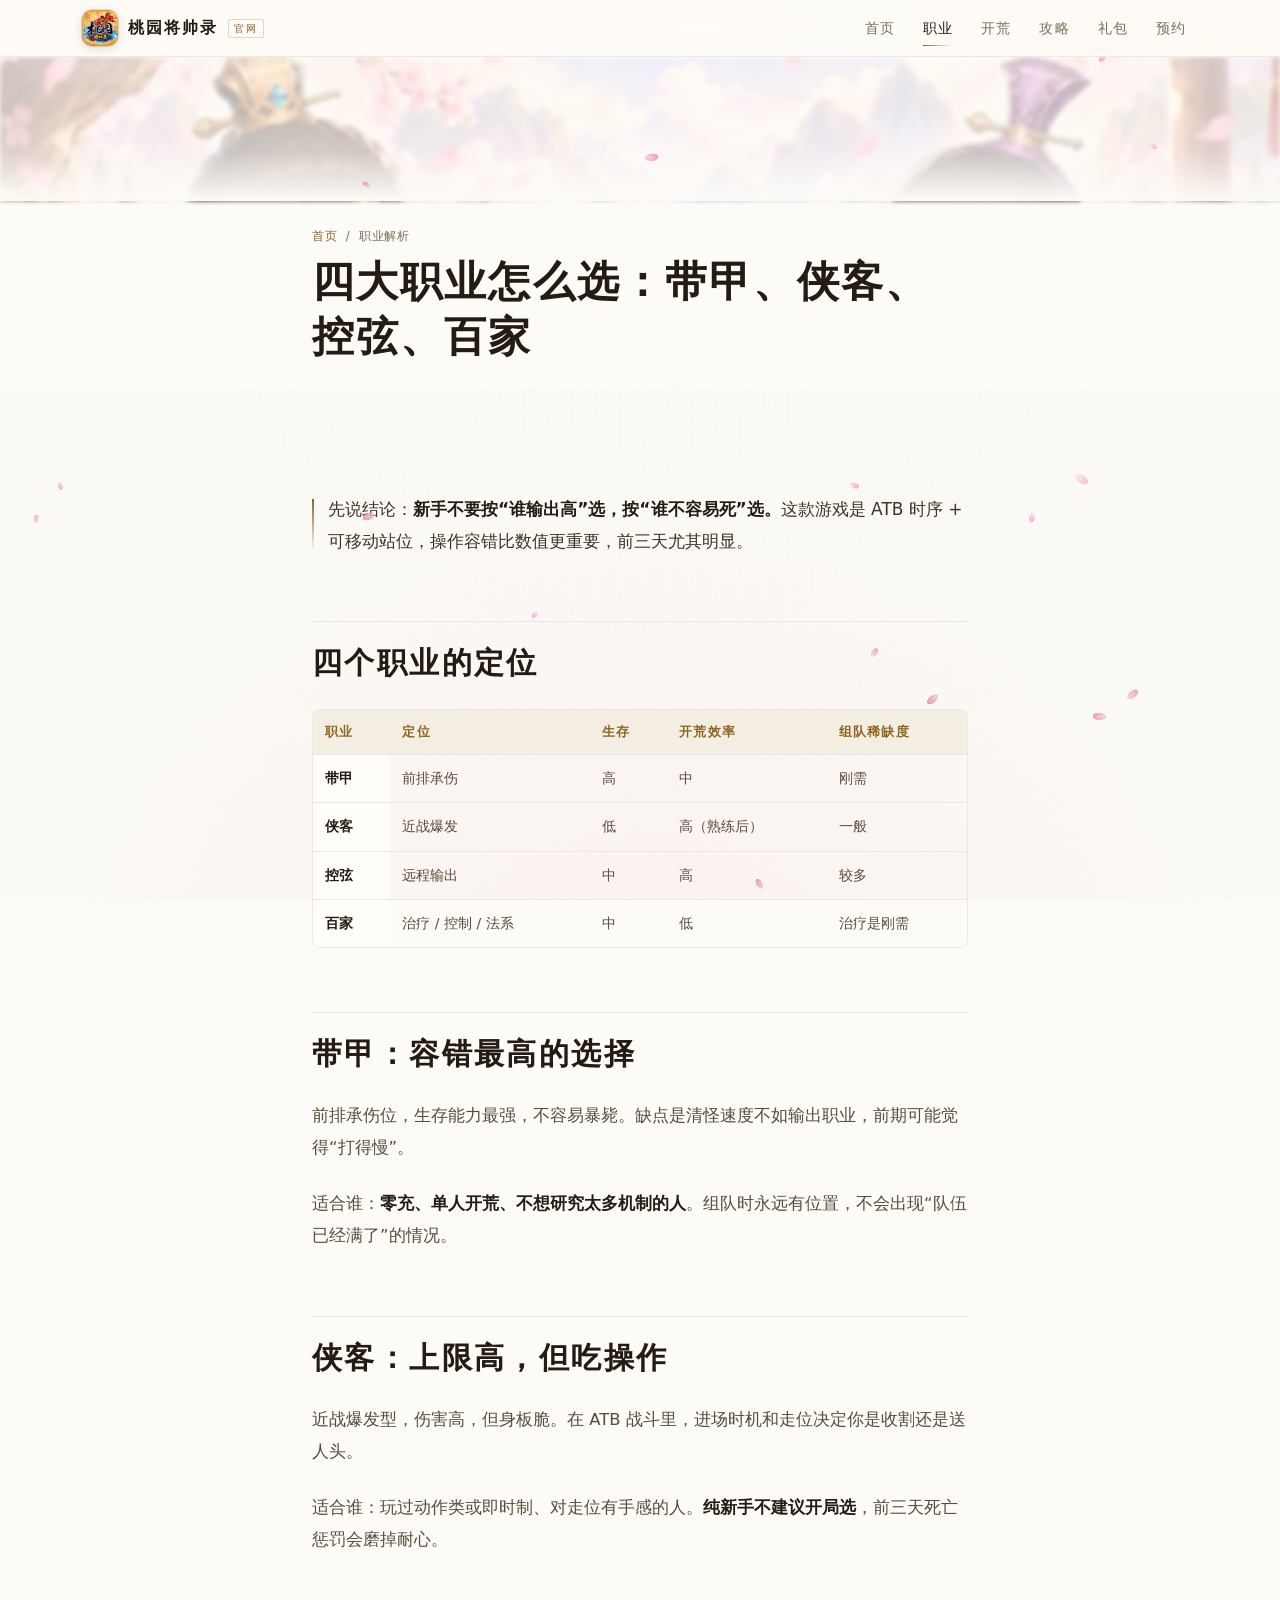
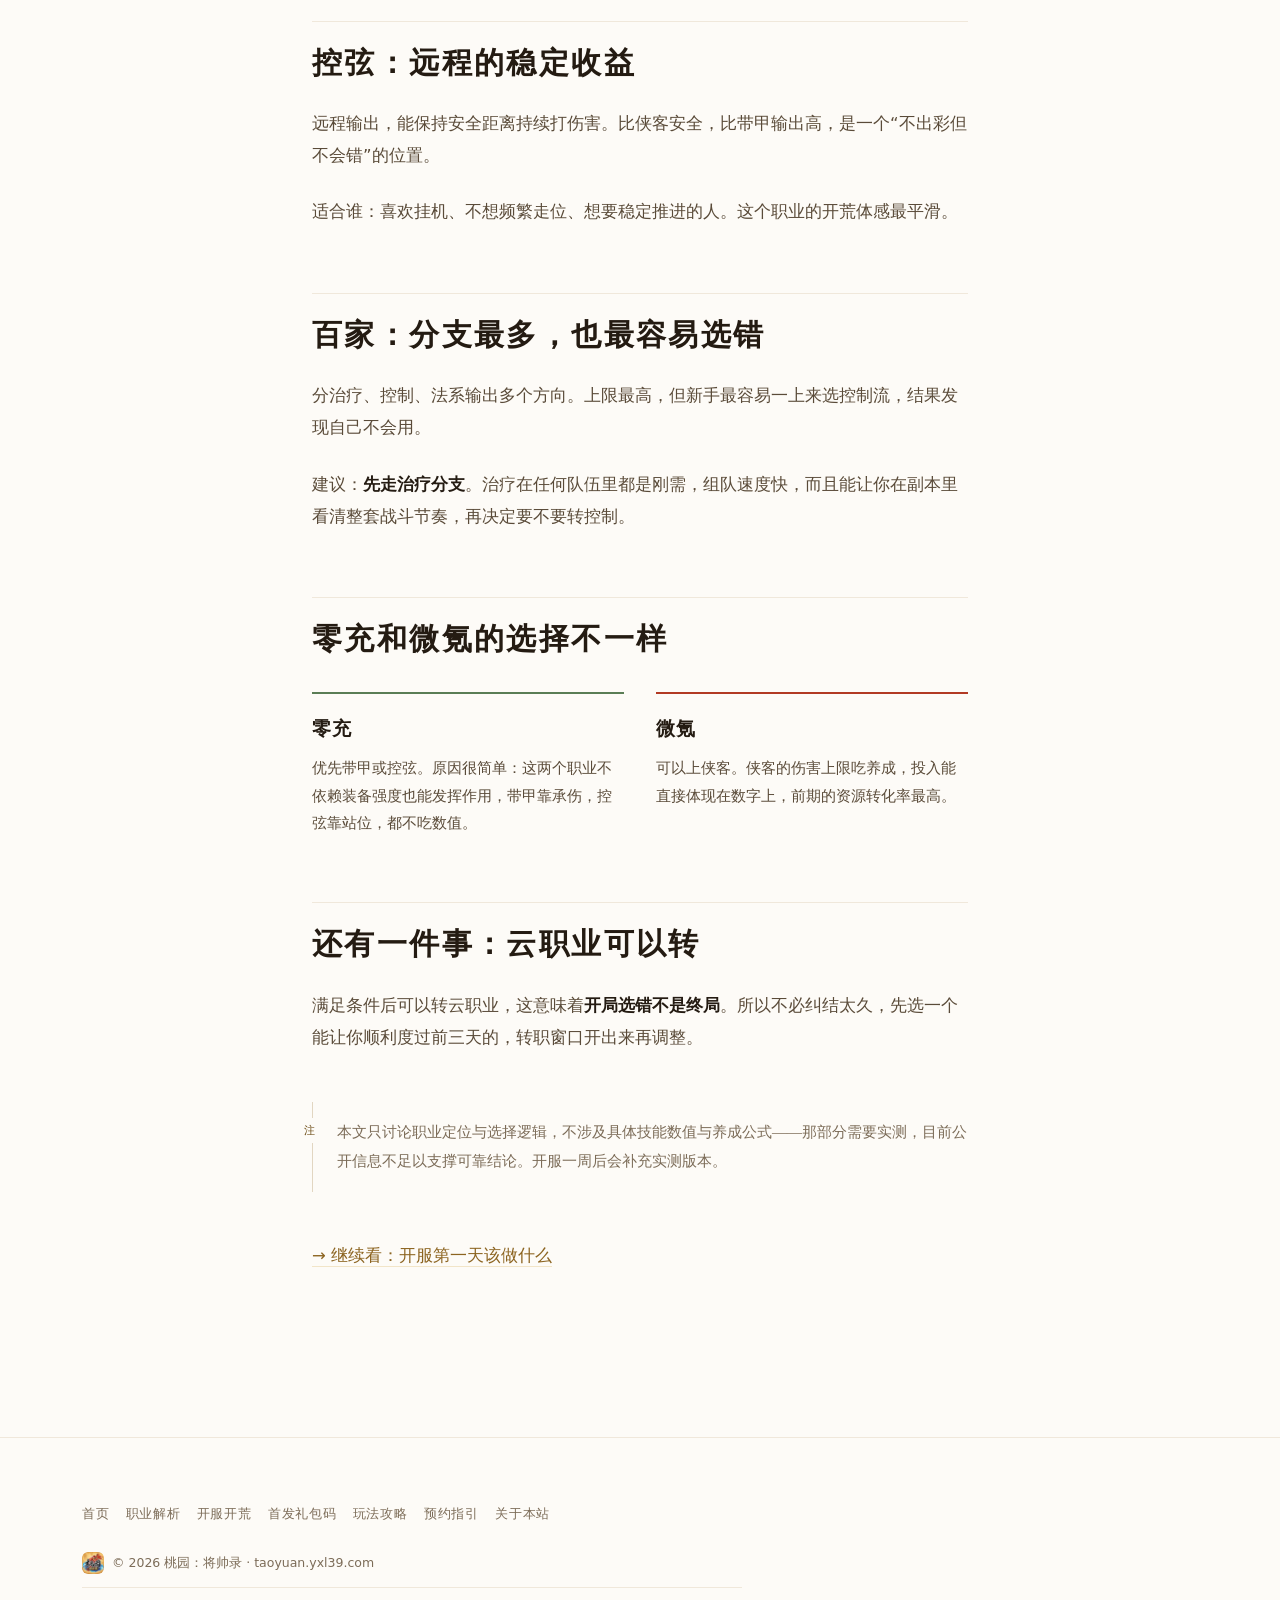
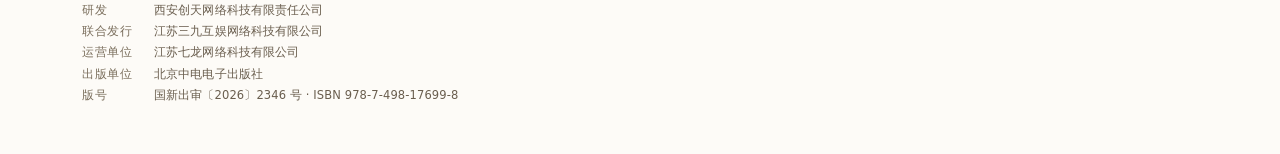
<file: profession.html>
<!DOCTYPE html>
<html lang="zh-CN">
<head>
<meta charset="UTF-8">
<meta name="viewport" content="width=device-width, initial-scale=1, viewport-fit=cover">
<title>《桃园：将帅录》四大职业怎么选：带甲、侠客、控弦、百家定位对比 - 桃园：将帅录官网</title>
<meta name="description" content="带甲、侠客、控弦、百家四大职业的定位差异与新手选择建议。按容错率、开荒效率、组队稀缺度三个维度对比，附零充与微氪的不同选法。">
<meta name="theme-color" content="#FDFBF7">
<meta name="baidu-site-verification" content="codeva-SSdh6364zk">
<link rel="canonical" href="https://taoyuan.yxl39.com/profession">
<meta property="og:type" content="article">
<meta property="og:title" content="四大职业怎么选：带甲、侠客、控弦、百家">
<meta property="og:url" content="https://taoyuan.yxl39.com/profession">
<link rel="icon" href="/assets/img/favicon-64.png" type="image/png" sizes="64x64">
<link rel="apple-touch-icon" href="/assets/img/apple-touch-180.png">
<link rel="stylesheet" href="/assets/styles.css">
</head>
<body>
<div class="bg-fx" aria-hidden="true"></div>

<header class="hd">
  <div class="hd-in">
    <a class="logo" href="/">
      <img class="logo-img" src="/assets/img/logo-96.webp"
           srcset="/assets/img/logo-96.webp 96w, /assets/img/logo-192.webp 192w" sizes="36px"
           width="36" height="36" alt="" decoding="async" fetchpriority="high">
      <b>桃园将帅录</b><i>官网</i>
    </a>
    <nav class="nav">
      <a href="/">首页</a>
      <a href="/profession" class="on">职业</a>
      <a href="/start">开荒</a>
      <a href="/guide/">攻略</a>
      <a href="/gift">礼包</a>
      <a href="/reserve">预约</a>
    </nav>
  </div>
</header>

<main>

  <section class="phero">
    <div class="ph ph--phero" data-label="职业立绘" role="img" aria-label="四大职业头图"></div>
    <div class="phero-in">
      <nav class="crumb"><a href="/">首页</a><span>/</span><span>职业解析</span></nav>
      <h1>四大职业怎么选：带甲、侠客、控弦、百家</h1>
    </div>
  </section>

  <div class="doc">
    <div class="wrap wrap--read">
      <div class="doc-body">

        <p class="doc-lead">先说结论：<strong>新手不要按“谁输出高”选，按“谁不容易死”选。</strong>这款游戏是 ATB 时序 + 可移动站位，操作容错比数值更重要，前三天尤其明显。</p>

        <h2>四个职业的定位</h2>

        <div class="table-scroll">
          <table>
            <tr><th>职业</th><th>定位</th><th>生存</th><th>开荒效率</th><th>组队稀缺度</th></tr>
            <tr><td>带甲</td><td>前排承伤</td><td>高</td><td>中</td><td>刚需</td></tr>
            <tr><td>侠客</td><td>近战爆发</td><td>低</td><td>高（熟练后）</td><td>一般</td></tr>
            <tr><td>控弦</td><td>远程输出</td><td>中</td><td>高</td><td>较多</td></tr>
            <tr><td>百家</td><td>治疗 / 控制 / 法系</td><td>中</td><td>低</td><td>治疗是刚需</td></tr>
          </table>
        </div>

        <h2>带甲：容错最高的选择</h2>
        <p>前排承伤位，生存能力最强，不容易暴毙。缺点是清怪速度不如输出职业，前期可能觉得“打得慢”。</p>
        <p>适合谁：<strong>零充、单人开荒、不想研究太多机制的人</strong>。组队时永远有位置，不会出现“队伍已经满了”的情况。</p>

        <h2>侠客：上限高，但吃操作</h2>
        <p>近战爆发型，伤害高，但身板脆。在 ATB 战斗里，进场时机和走位决定你是收割还是送人头。</p>
        <p>适合谁：玩过动作类或即时制、对走位有手感的人。<strong>纯新手不建议开局选</strong>，前三天死亡惩罚会磨掉耐心。</p>

        <h2>控弦：远程的稳定收益</h2>
        <p>远程输出，能保持安全距离持续打伤害。比侠客安全，比带甲输出高，是一个“不出彩但不会错”的位置。</p>
        <p>适合谁：喜欢挂机、不想频繁走位、想要稳定推进的人。这个职业的开荒体感最平滑。</p>

        <h2>百家：分支最多，也最容易选错</h2>
        <p>分治疗、控制、法系输出多个方向。上限最高，但新手最容易一上来选控制流，结果发现自己不会用。</p>
        <p>建议：<strong>先走治疗分支</strong>。治疗在任何队伍里都是刚需，组队速度快，而且能让你在副本里看清整套战斗节奏，再决定要不要转控制。</p>

        <h2>零充和微氪的选择不一样</h2>

        <div class="duo">
          <div class="wx-wood">
            <h3>零充</h3>
            <p>优先带甲或控弦。原因很简单：这两个职业不依赖装备强度也能发挥作用，带甲靠承伤，控弦靠站位，都不吃数值。</p>
          </div>
          <div class="wx-fire">
            <h3>微氪</h3>
            <p>可以上侠客。侠客的伤害上限吃养成，投入能直接体现在数字上，前期的资源转化率最高。</p>
          </div>
        </div>

        <h2>还有一件事：云职业可以转</h2>
        <p>满足条件后可以转云职业，这意味着<strong>开局选错不是终局</strong>。所以不必纠结太久，先选一个能让你顺利度过前三天的，转职窗口开出来再调整。</p>

        <div class="annot">
          <p>本文只讨论职业定位与选择逻辑，不涉及具体技能数值与养成公式——那部分需要实测，目前公开信息不足以支撑可靠结论。开服一周后会补充实测版本。</p>
        </div>

        <p><a href="/start">→ 继续看：开服第一天该做什么</a></p>

      </div>
    </div>
  </div>

</main>

<footer class="ft">
  <div class="ft-in">
    <nav class="ft-nav">
      <a href="/">首页</a>
      <a href="/profession">职业解析</a>
      <a href="/start">开服开荒</a>
      <a href="/gift">首发礼包码</a>
      <a href="/guide/">玩法攻略</a>
      <a href="/reserve">预约指引</a>
      <a href="/about">关于本站</a>
    </nav>
    <p class="ft-copy"><img class="ft-logo" src="/assets/img/logo-96.webp" alt="" width="22" height="22" loading="lazy" decoding="async">© 2026 桃园：将帅录 · taoyuan.yxl39.com</p>
    

    <div class="ft-legal">
      <p><span>研发</span>西安创天网络科技有限责任公司</p>
      <p><span>联合发行</span>江苏三九互娱网络科技有限公司</p>
      <p><span>运营单位</span>江苏七龙网络科技有限公司</p>
      <p><span>出版单位</span>北京中电电子出版社</p>
      <p><span>版号</span>国新出审〔2026〕2346 号 · ISBN 978-7-498-17699-8</p>
    </div>
  </div>
</footer>

<nav class="tabbar" aria-label="页面导航">
  <a href="/">
    <svg viewBox="0 0 24 24" aria-hidden="true"><path d="M3 10.5 12 3l9 7.5V20a1 1 0 0 1-1 1h-5v-6H9v6H4a1 1 0 0 1-1-1z"/></svg>
    <span>首页</span>
  </a>
  <a href="/profession">
    <svg viewBox="0 0 24 24" aria-hidden="true"><path d="M14.5 3.5 20 9l-2 2-5.5-5.5zM12 7 4 15v5h5l8-8"/></svg>
    <span>职业</span>
  </a>
  <a href="/start">
    <svg viewBox="0 0 24 24" aria-hidden="true"><path d="M3 6l6-2 6 2 6-2v14l-6 2-6-2-6 2zM9 4v14M15 6v14"/></svg>
    <span>开荒</span>
  </a>
  <a href="/reserve">
    <svg viewBox="0 0 24 24" aria-hidden="true"><rect x="3" y="5" width="18" height="16" rx="2"/><path d="M8 3v4M16 3v4M3 10h18"/></svg>
    <span>预约</span>
  </a>
  <a href="/guide/">
    <svg viewBox="0 0 24 24" aria-hidden="true"><path d="M4 4h7v16H4zM13 4h7v16h-7z"/></svg>
    <span>攻略</span>
  </a>
</nav>

<script src="/assets/site.js" defer></script>
<script src="/assets/petals.js" defer></script>
</body>
</html>
</file>
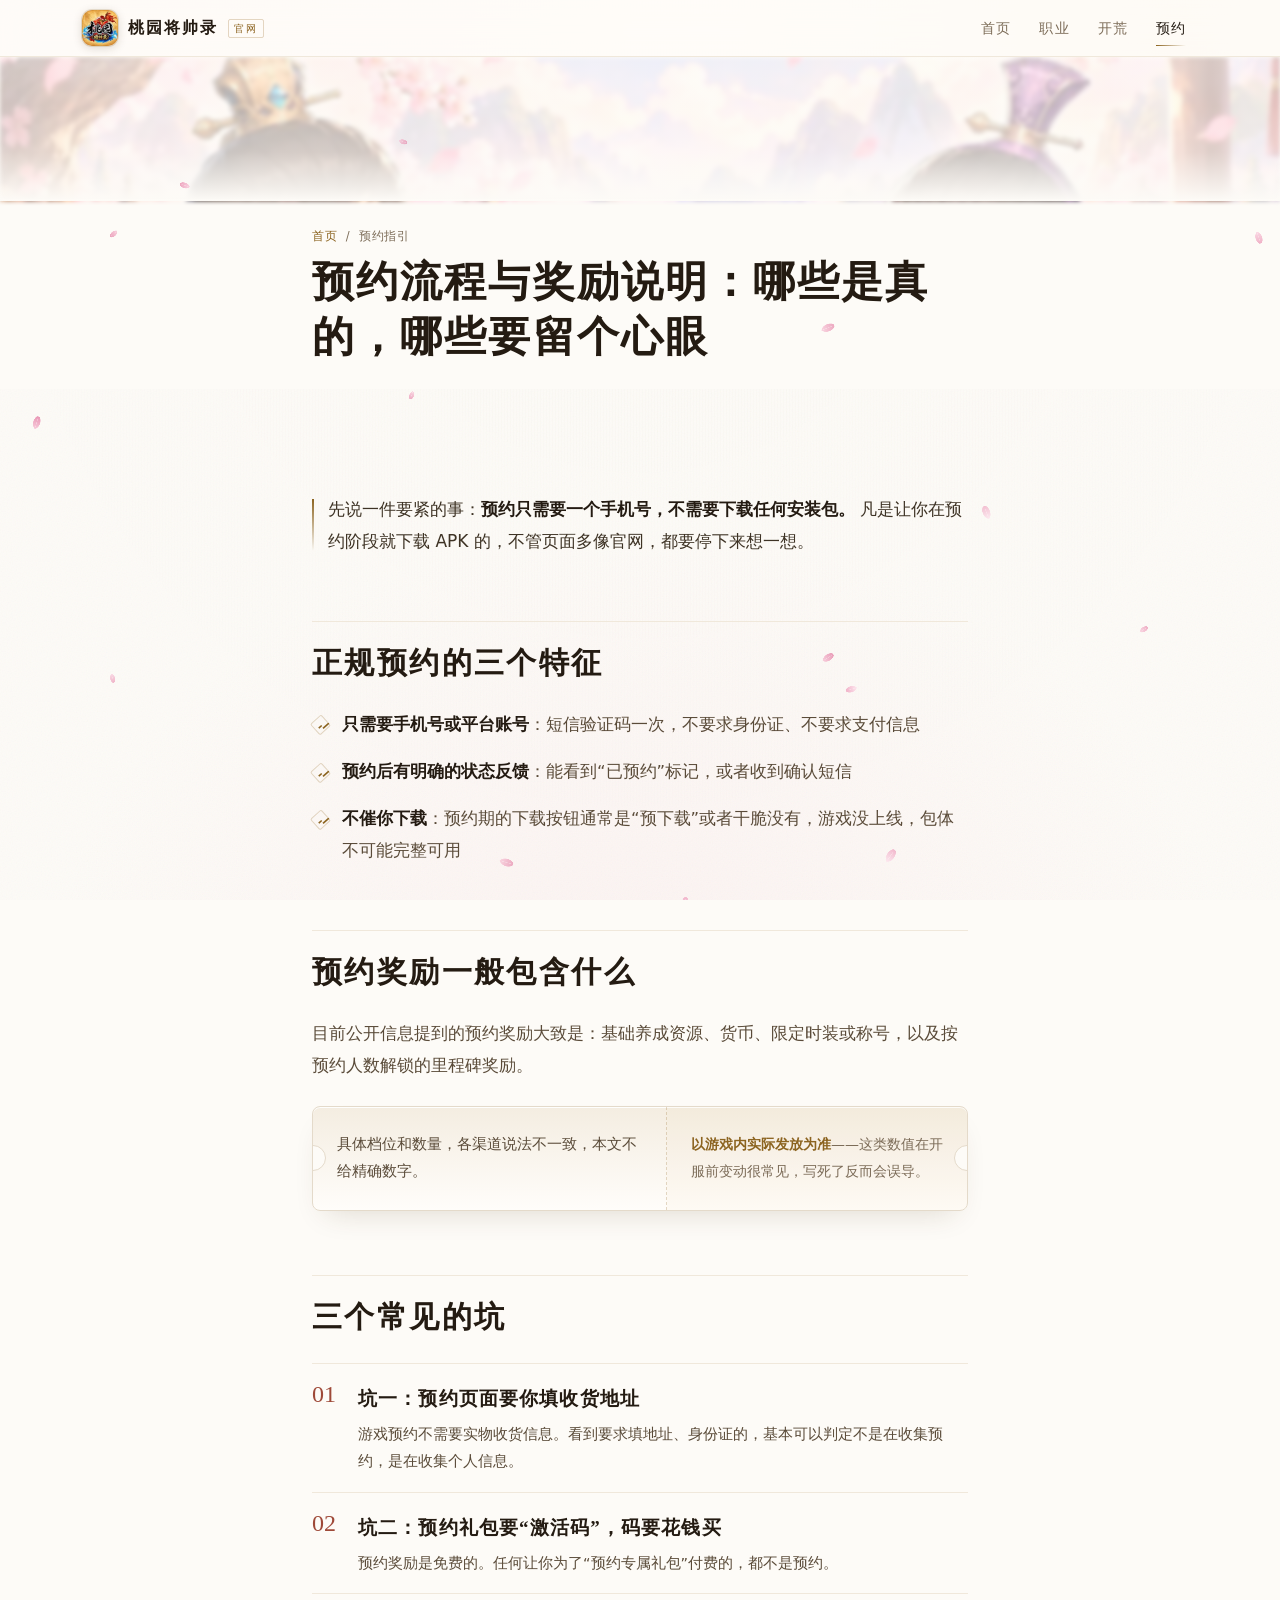
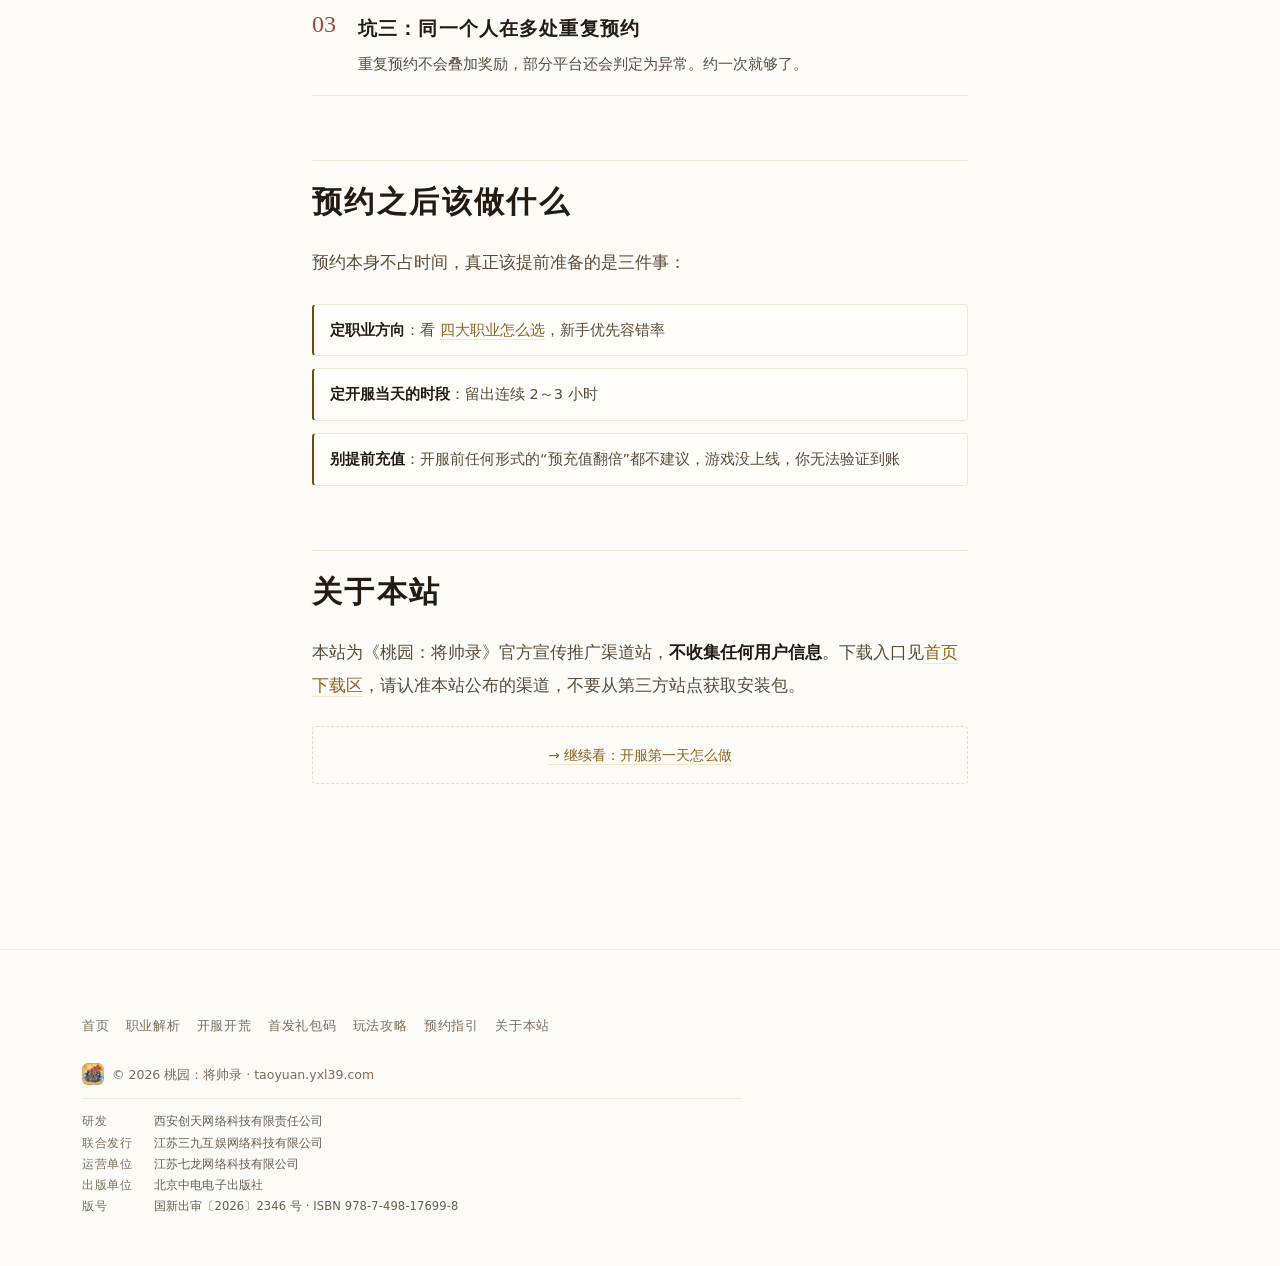
<file: reserve.html>
<!DOCTYPE html>
<html lang="zh-CN">
<head>
<meta charset="UTF-8">
<meta name="viewport" content="width=device-width, initial-scale=1, viewport-fit=cover">
<title>《桃园：将帅录》怎么预约：预约流程、奖励说明与注意事项 - 桃园：将帅录官网</title>
<meta name="description" content="预约期该做什么、预约奖励一般包含什么、怎么确认预约成功，以及预约常见的三个坑。附开服当天的准备建议。">
<meta name="theme-color" content="#FDFBF7">
<meta name="baidu-site-verification" content="codeva-SSdh6364zk">
<link rel="canonical" href="https://taoyuan.yxl39.com/reserve">
<meta property="og:type" content="article">
<meta property="og:title" content="预约流程与奖励说明：哪些是真的，哪些要留个心眼">
<meta property="og:url" content="https://taoyuan.yxl39.com/reserve">
<link rel="icon" href="/assets/img/favicon-64.png" type="image/png" sizes="64x64">
<link rel="apple-touch-icon" href="/assets/img/apple-touch-180.png">
<link rel="stylesheet" href="/assets/styles.css">
</head>
<body>
<div class="bg-fx" aria-hidden="true"></div>

<header class="hd">
  <div class="hd-in">
    <a class="logo" href="/">
      <img class="logo-img" src="/assets/img/logo-96.webp"
           srcset="/assets/img/logo-96.webp 96w, /assets/img/logo-192.webp 192w" sizes="36px"
           width="36" height="36" alt="" decoding="async" fetchpriority="high">
      <b>桃园将帅录</b><i>官网</i>
    </a>
    <nav class="nav">
      <a href="/">首页</a>
      <a href="/profession">职业</a>
      <a href="/start">开荒</a>
      <a href="/reserve" class="on">预约</a>
    </nav>
  </div>
</header>

<main>

  <section class="phero">
    <div class="ph ph--rhero" data-label="预约主视觉" role="img" aria-label="预约页头图"></div>
    <div class="phero-in">
      <nav class="crumb"><a href="/">首页</a><span>/</span><span>预约指引</span></nav>
      <h1>预约流程与奖励说明：哪些是真的，哪些要留个心眼</h1>
    </div>
  </section>

  <div class="doc">
    <div class="wrap wrap--read">
      <div class="doc-body">

        <p class="doc-lead">先说一件要紧的事：<strong>预约只需要一个手机号，不需要下载任何安装包。</strong> 凡是让你在预约阶段就下载 APK 的，不管页面多像官网，都要停下来想一想。</p>

        <h2>正规预约的三个特征</h2>

        <ul class="check">
          <li><b>只需要手机号或平台账号</b>：短信验证码一次，不要求身份证、不要求支付信息</li>
          <li><b>预约后有明确的状态反馈</b>：能看到“已预约”标记，或者收到确认短信</li>
          <li><b>不催你下载</b>：预约期的下载按钮通常是“预下载”或者干脆没有，游戏没上线，包体不可能完整可用</li>
        </ul>

        <h2>预约奖励一般包含什么</h2>
        <p>目前公开信息提到的预约奖励大致是：基础养成资源、货币、限定时装或称号，以及按预约人数解锁的里程碑奖励。</p>

        <div class="ticket">
          <div class="ticket-main">
            <p>具体档位和数量，各渠道说法不一致，本文不给精确数字。</p>
          </div>
          <div class="ticket-stub">
            <p><b>以游戏内实际发放为准</b>——这类数值在开服前变动很常见，写死了反而会误导。</p>
          </div>
        </div>

        <h2>三个常见的坑</h2>

        <div class="pit">
          <div class="pit-item">
            <h3>坑一：预约页面要你填收货地址</h3>
            <p>游戏预约不需要实物收货信息。看到要求填地址、身份证的，基本可以判定不是在收集预约，是在收集个人信息。</p>
          </div>
          <div class="pit-item">
            <h3>坑二：预约礼包要“激活码”，码要花钱买</h3>
            <p>预约奖励是免费的。任何让你为了“预约专属礼包”付费的，都不是预约。</p>
          </div>
          <div class="pit-item">
            <h3>坑三：同一个人在多处重复预约</h3>
            <p>重复预约不会叠加奖励，部分平台还会判定为异常。约一次就够了。</p>
          </div>
        </div>

        <h2>预约之后该做什么</h2>

        <p>预约本身不占时间，真正该提前准备的是三件事：</p>

        <ul class="chips">
          <li><b>定职业方向</b>：看 <a href="/profession">四大职业怎么选</a>，新手优先容错率</li>
          <li><b>定开服当天的时段</b>：留出连续 2～3 小时</li>
          <li><b>别提前充值</b>：开服前任何形式的“预充值翻倍”都不建议，游戏没上线，你无法验证到账</li>
        </ul>

        <h2>关于本站</h2>
        <p>本站为《桃园：将帅录》官方宣传推广渠道站，<b>不收集任何用户信息</b>。下载入口见<a href="/#download">首页下载区</a>，请认准本站公布的渠道，不要从第三方站点获取安装包。</p>

        <p class="notice-bar"><a href="/start">→ 继续看：开服第一天怎么做</a></p>

      </div>
    </div>
  </div>

</main>

<footer class="ft">
  <div class="ft-in">
    <nav class="ft-nav">
      <a href="/">首页</a>
      <a href="/profession">职业解析</a>
      <a href="/start">开服开荒</a>
      <a href="/gift">首发礼包码</a>
      <a href="/guide/">玩法攻略</a>
      <a href="/reserve">预约指引</a>
      <a href="/about">关于本站</a>
    </nav>
    <p class="ft-copy"><img class="ft-logo" src="/assets/img/logo-96.webp" alt="" width="22" height="22" loading="lazy" decoding="async">© 2026 桃园：将帅录 · taoyuan.yxl39.com</p>
    

    <div class="ft-legal">
      <p><span>研发</span>西安创天网络科技有限责任公司</p>
      <p><span>联合发行</span>江苏三九互娱网络科技有限公司</p>
      <p><span>运营单位</span>江苏七龙网络科技有限公司</p>
      <p><span>出版单位</span>北京中电电子出版社</p>
      <p><span>版号</span>国新出审〔2026〕2346 号 · ISBN 978-7-498-17699-8</p>
    </div>
  </div>
</footer>

<nav class="tabbar" aria-label="页面导航">
  <a href="/">
    <svg viewBox="0 0 24 24" aria-hidden="true"><path d="M3 10.5 12 3l9 7.5V20a1 1 0 0 1-1 1h-5v-6H9v6H4a1 1 0 0 1-1-1z"/></svg>
    <span>首页</span>
  </a>
  <a href="/profession">
    <svg viewBox="0 0 24 24" aria-hidden="true"><path d="M14.5 3.5 20 9l-2 2-5.5-5.5zM12 7 4 15v5h5l8-8"/></svg>
    <span>职业</span>
  </a>
  <a href="/start">
    <svg viewBox="0 0 24 24" aria-hidden="true"><path d="M3 6l6-2 6 2 6-2v14l-6 2-6-2-6 2zM9 4v14M15 6v14"/></svg>
    <span>开荒</span>
  </a>
  <a href="/reserve">
    <svg viewBox="0 0 24 24" aria-hidden="true"><rect x="3" y="5" width="18" height="16" rx="2"/><path d="M8 3v4M16 3v4M3 10h18"/></svg>
    <span>预约</span>
  </a>
  <a href="/guide/">
    <svg viewBox="0 0 24 24" aria-hidden="true"><path d="M4 4h7v16H4zM13 4h7v16h-7z"/></svg>
    <span>攻略</span>
  </a>
</nav>

<script src="/assets/site.js" defer></script>
<script src="/assets/petals.js" defer></script>
</body>
</html>
</file>
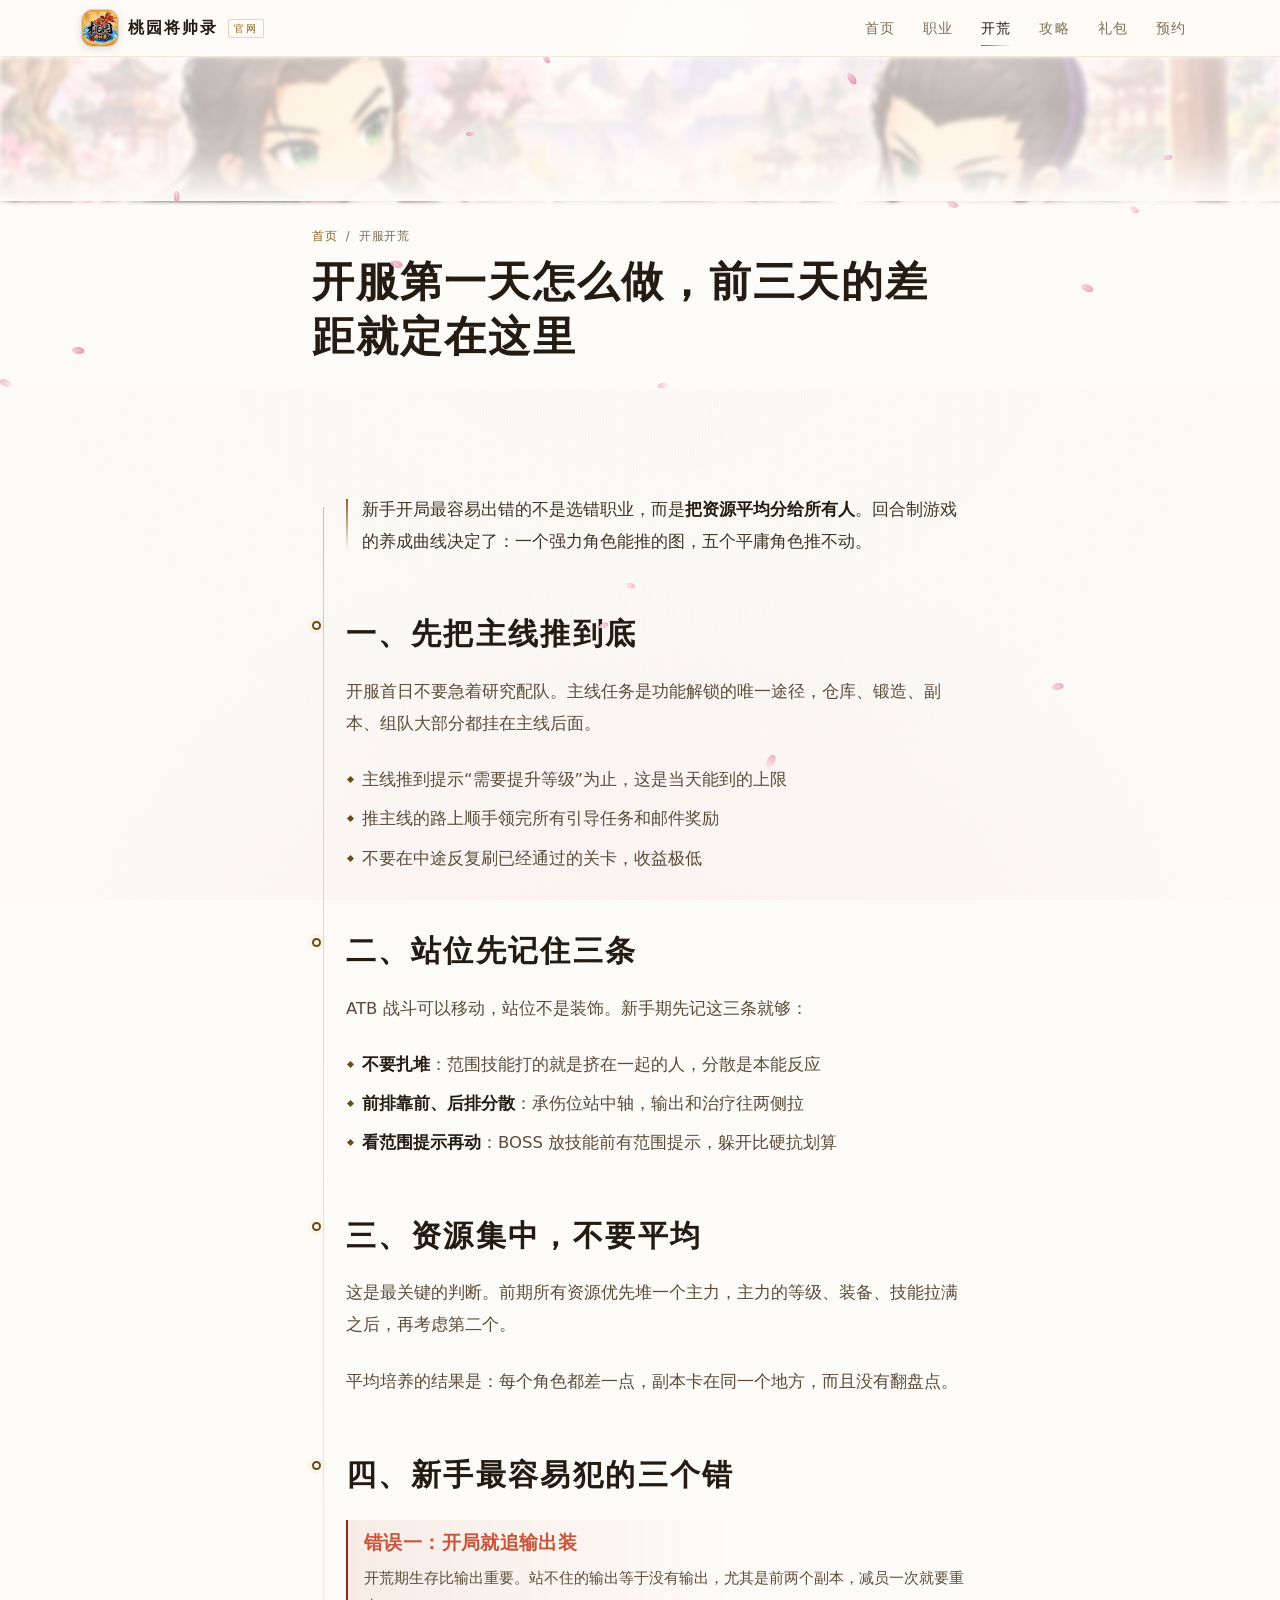
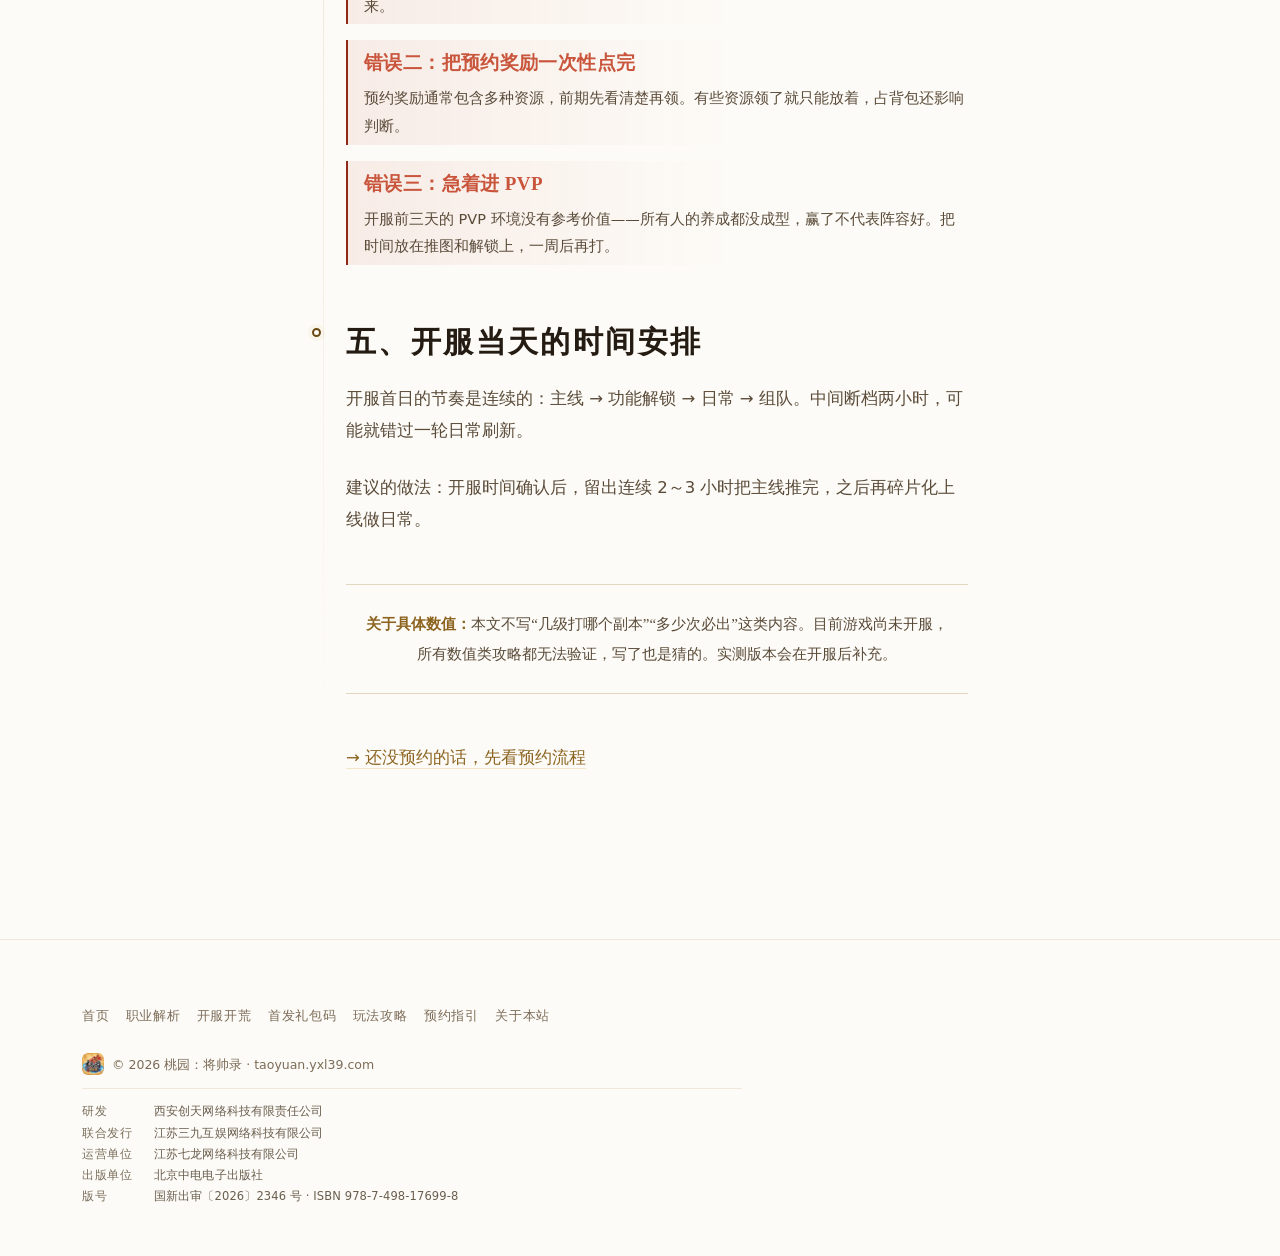
<file: start.html>
<!DOCTYPE html>
<html lang="zh-CN">
<head>
<meta charset="UTF-8">
<meta name="viewport" content="width=device-width, initial-scale=1, viewport-fit=cover">
<title>《桃园：将帅录》开服第一天怎么玩：新手开荒顺序与资源投放 - 桃园：将帅录官网</title>
<meta name="description" content="开服首日的功能解锁顺序、站位常识、资源集中投放原则，以及新手最容易犯的三个错。ATB 回合制开荒思路，不涉及未验证的数值攻略。">
<meta name="theme-color" content="#FDFBF7">
<meta name="baidu-site-verification" content="codeva-SSdh6364zk">
<link rel="canonical" href="https://taoyuan.yxl39.com/start">
<meta property="og:type" content="article">
<meta property="og:title" content="开服第一天怎么做，前三天的差距就定在这里">
<meta property="og:url" content="https://taoyuan.yxl39.com/start">
<link rel="icon" href="/assets/img/favicon-64.png" type="image/png" sizes="64x64">
<link rel="apple-touch-icon" href="/assets/img/apple-touch-180.png">
<link rel="stylesheet" href="/assets/styles.css">
</head>
<body>
<div class="bg-fx" aria-hidden="true"></div>

<header class="hd">
  <div class="hd-in">
    <a class="logo" href="/">
      <img class="logo-img" src="/assets/img/logo-96.webp"
           srcset="/assets/img/logo-96.webp 96w, /assets/img/logo-192.webp 192w" sizes="36px"
           width="36" height="36" alt="" decoding="async" fetchpriority="high">
      <b>桃园将帅录</b><i>官网</i>
    </a>
    <nav class="nav">
      <a href="/">首页</a>
      <a href="/profession">职业</a>
      <a href="/start" class="on">开荒</a>
      <a href="/guide/">攻略</a>
      <a href="/gift">礼包</a>
      <a href="/reserve">预约</a>
    </nav>
  </div>
</header>

<main>

  <section class="phero">
    <div class="ph ph--shero" data-label="开荒头图" role="img" aria-label="开服开荒头图"></div>
    <div class="phero-in">
      <nav class="crumb"><a href="/">首页</a><span>/</span><span>开服开荒</span></nav>
      <h1>开服第一天怎么做，前三天的差距就定在这里</h1>
    </div>
  </section>

  <div class="doc">
    <div class="wrap wrap--read">
      <div class="doc-body tl">

        <p class="doc-lead">新手开局最容易出错的不是选错职业，而是<strong>把资源平均分给所有人</strong>。回合制游戏的养成曲线决定了：一个强力角色能推的图，五个平庸角色推不动。</p>

        <h2>一、先把主线推到底</h2>
        <p>开服首日不要急着研究配队。主线任务是功能解锁的唯一途径，仓库、锻造、副本、组队大部分都挂在主线后面。</p>
        <ul class="pts">
          <li>主线推到提示“需要提升等级”为止，这是当天能到的上限</li>
          <li>推主线的路上顺手领完所有引导任务和邮件奖励</li>
          <li>不要在中途反复刷已经通过的关卡，收益极低</li>
        </ul>

        <h2>二、站位先记住三条</h2>
        <p>ATB 战斗可以移动，站位不是装饰。新手期先记这三条就够：</p>
        <ul class="pts">
          <li><b>不要扎堆</b>：范围技能打的就是挤在一起的人，分散是本能反应</li>
          <li><b>前排靠前、后排分散</b>：承伤位站中轴，输出和治疗往两侧拉</li>
          <li><b>看范围提示再动</b>：BOSS 放技能前有范围提示，躲开比硬抗划算</li>
        </ul>

        <h2>三、资源集中，不要平均</h2>
        <p>这是最关键的判断。前期所有资源优先堆一个主力，主力的等级、装备、技能拉满之后，再考虑第二个。</p>
        <p>平均培养的结果是：每个角色都差一点，副本卡在同一个地方，而且没有翻盘点。</p>

        <h2>四、新手最容易犯的三个错</h2>

        <div class="warn">
          <h3>错误一：开局就追输出装</h3>
          <p>开荒期生存比输出重要。站不住的输出等于没有输出，尤其是前两个副本，减员一次就要重来。</p>
        </div>

        <div class="warn">
          <h3>错误二：把预约奖励一次性点完</h3>
          <p>预约奖励通常包含多种资源，前期先看清楚再领。有些资源领了就只能放着，占背包还影响判断。</p>
        </div>

        <div class="warn">
          <h3>错误三：急着进 PVP</h3>
          <p>开服前三天的 PVP 环境没有参考价值——所有人的养成都没成型，赢了不代表阵容好。把时间放在推图和解锁上，一周后再打。</p>
        </div>

        <h2>五、开服当天的时间安排</h2>
        <p>开服首日的节奏是连续的：主线 → 功能解锁 → 日常 → 组队。中间断档两小时，可能就错过一轮日常刷新。</p>
        <p>建议的做法：开服时间确认后，留出连续 2～3 小时把主线推完，之后再碎片化上线做日常。</p>

        <div class="decree">
          <p><b>关于具体数值：</b>本文不写“几级打哪个副本”“多少次必出”这类内容。目前游戏尚未开服，所有数值类攻略都无法验证，写了也是猜的。实测版本会在开服后补充。</p>
        </div>

        <p><a href="/reserve">→ 还没预约的话，先看预约流程</a></p>

      </div>
    </div>
  </div>

</main>

<footer class="ft">
  <div class="ft-in">
    <nav class="ft-nav">
      <a href="/">首页</a>
      <a href="/profession">职业解析</a>
      <a href="/start">开服开荒</a>
      <a href="/gift">首发礼包码</a>
      <a href="/guide/">玩法攻略</a>
      <a href="/reserve">预约指引</a>
      <a href="/about">关于本站</a>
    </nav>
    <p class="ft-copy"><img class="ft-logo" src="/assets/img/logo-96.webp" alt="" width="22" height="22" loading="lazy" decoding="async">© 2026 桃园：将帅录 · taoyuan.yxl39.com</p>
    

    <div class="ft-legal">
      <p><span>研发</span>西安创天网络科技有限责任公司</p>
      <p><span>联合发行</span>江苏三九互娱网络科技有限公司</p>
      <p><span>运营单位</span>江苏七龙网络科技有限公司</p>
      <p><span>出版单位</span>北京中电电子出版社</p>
      <p><span>版号</span>国新出审〔2026〕2346 号 · ISBN 978-7-498-17699-8</p>
    </div>
  </div>
</footer>

<nav class="tabbar" aria-label="页面导航">
  <a href="/">
    <svg viewBox="0 0 24 24" aria-hidden="true"><path d="M3 10.5 12 3l9 7.5V20a1 1 0 0 1-1 1h-5v-6H9v6H4a1 1 0 0 1-1-1z"/></svg>
    <span>首页</span>
  </a>
  <a href="/profession">
    <svg viewBox="0 0 24 24" aria-hidden="true"><path d="M14.5 3.5 20 9l-2 2-5.5-5.5zM12 7 4 15v5h5l8-8"/></svg>
    <span>职业</span>
  </a>
  <a href="/start">
    <svg viewBox="0 0 24 24" aria-hidden="true"><path d="M3 6l6-2 6 2 6-2v14l-6 2-6-2-6 2zM9 4v14M15 6v14"/></svg>
    <span>开荒</span>
  </a>
  <a href="/reserve">
    <svg viewBox="0 0 24 24" aria-hidden="true"><rect x="3" y="5" width="18" height="16" rx="2"/><path d="M8 3v4M16 3v4M3 10h18"/></svg>
    <span>预约</span>
  </a>
  <a href="/guide/">
    <svg viewBox="0 0 24 24" aria-hidden="true"><path d="M4 4h7v16H4zM13 4h7v16h-7z"/></svg>
    <span>攻略</span>
  </a>
</nav>

<script src="/assets/site.js" defer></script>
<script src="/assets/petals.js" defer></script>
</body>
</html>
</file>
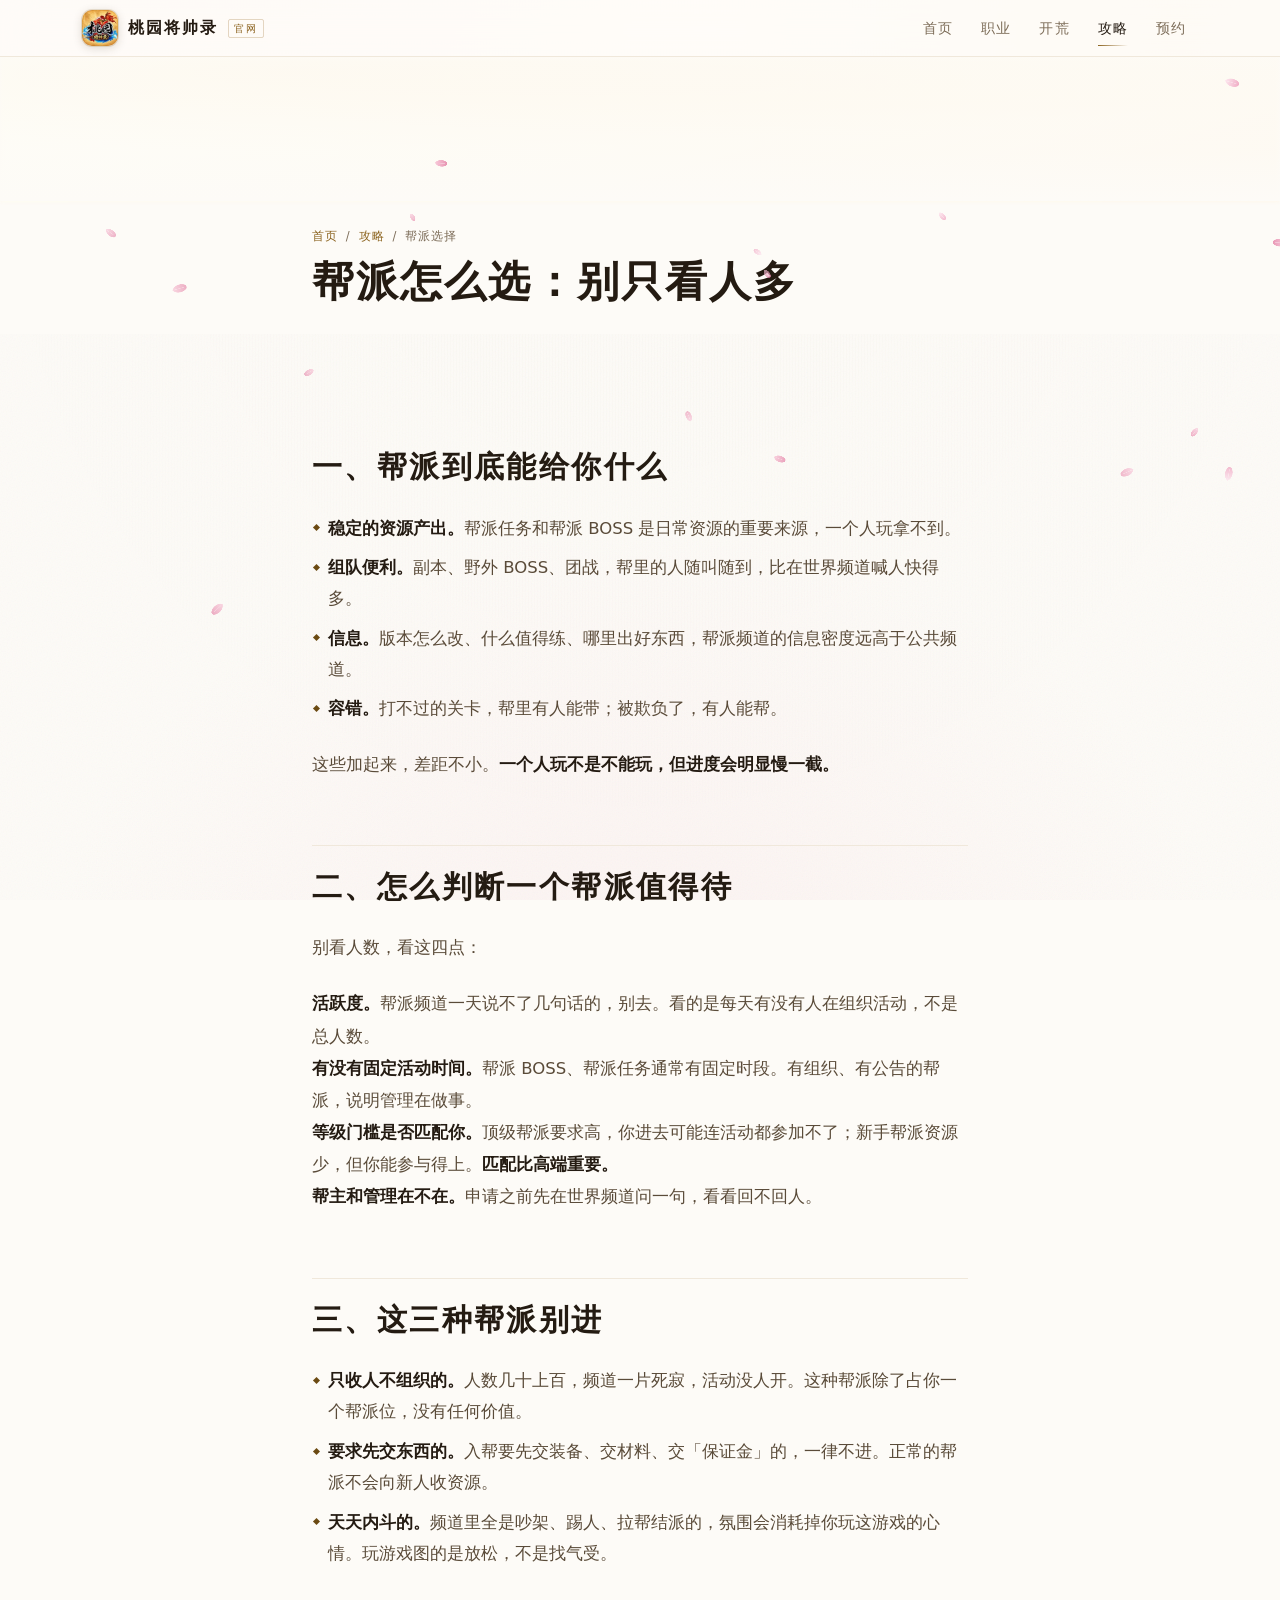
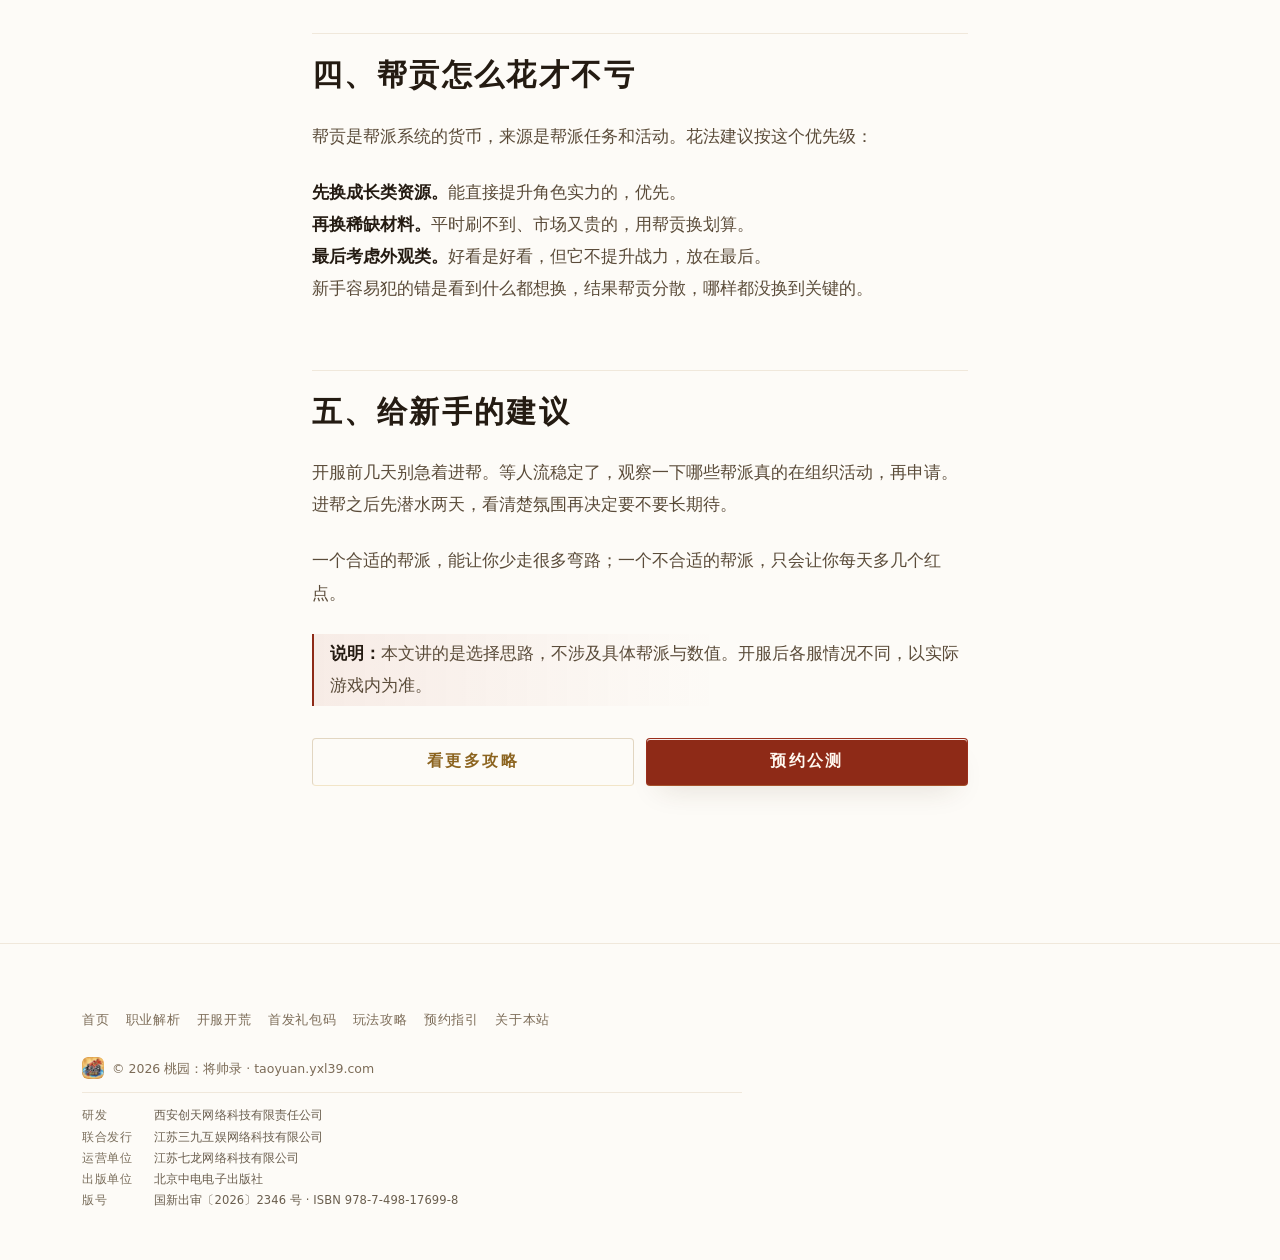
<file: guide/guild.html>
<!DOCTYPE html>
<html lang="zh-CN">
<head>
<meta charset="UTF-8">
<meta name="viewport" content="width=device-width, initial-scale=1, viewport-fit=cover">
<title>桃园将帅录帮派怎么选：一个人玩和进帮差多少，以及别进哪三种帮 - 桃园：将帅录官网</title>
<meta name="description" content="帮派不只是社交，它直接决定你能拿到多少资源。怎么判断一个帮派值不值得待、帮贡该换什么、哪三种帮派进去就是浪费时间。">
<meta name="theme-color" content="#FDFBF7">
<meta name="baidu-site-verification" content="codeva-SSdh6364zk">
<link rel="canonical" href="https://taoyuan.yxl39.com/guide/guild">
<link rel="icon" href="/assets/img/favicon-64.png" type="image/png" sizes="64x64">
<link rel="apple-touch-icon" href="/assets/img/apple-touch-180.png">
<link rel="stylesheet" href="/assets/styles.css">
<script type="application/ld+json">{"@context":"https://schema.org","@type":"Article","headline":"桃园将帅录帮派怎么选：一个人玩和进帮差多少，以及别进哪三种帮","description":"帮派不只是社交，它直接决定你能拿到多少资源。怎么判断一个帮派值不值得待、帮贡该换什么、哪三种帮派进去就是浪费时间。","inLanguage":"zh-CN","datePublished":"2026-10-25","dateModified":"2026-10-25","author":{"@type":"Organization","name":"桃园将帅录攻略组"},"publisher":{"@type":"Organization","name":"桃园：将帅录官网"},"mainEntityOfPage":{"@type":"WebPage","@id":"https://taoyuan.yxl39.com/guide/guild"}}</script>
<script type="application/ld+json">{"@context":"https://schema.org","@type":"BreadcrumbList","itemListElement":[{"@type":"ListItem","position":1,"name":"首页","item":"https://taoyuan.yxl39.com/"},{"@type":"ListItem","position":2,"name":"攻略","item":"https://taoyuan.yxl39.com/guide/"},{"@type":"ListItem","position":3,"name":"帮派怎么选：别只看人多","item":"https://taoyuan.yxl39.com/guide/guild"}]}</script>
</head>
<body>
<div class="bg-fx" aria-hidden="true"></div>

<header class="hd">
  <div class="hd-in">
    <a class="logo" href="/">
      <img class="logo-img" src="/assets/img/logo-96.webp"
           srcset="/assets/img/logo-96.webp 96w, /assets/img/logo-192.webp 192w" sizes="36px"
           width="36" height="36" alt="" decoding="async" fetchpriority="high">
      <b>桃园将帅录</b><i>官网</i>
    </a>
    <nav class="nav">
      <a href="/">首页</a>
      <a href="/profession">职业</a>
      <a href="/start">开荒</a>
      <a href="/guide/" class="on">攻略</a>
      <a href="/reserve">预约</a>
    </nav>
  </div>
</header>

<main>

  <section class="phero">
    <div class="ph" aria-hidden="true"></div>
    <div class="phero-in">
      <nav class="crumb"><a href="/">首页</a><span>/</span><a href="/guide/">攻略</a><span>/</span><span>帮派选择</span></nav>
      <h1>帮派怎么选：别只看人多</h1>
    </div>
  </section>

  <div class="doc">
    <div class="wrap wrap--read">
      <div class="doc-body">

<h2>一、帮派到底能给你什么</h2>
<ul class="pts">
<li><b>稳定的资源产出。</b>帮派任务和帮派 BOSS 是日常资源的重要来源，一个人玩拿不到。</li>
<li><b>组队便利。</b>副本、野外 BOSS、团战，帮里的人随叫随到，比在世界频道喊人快得多。</li>
<li><b>信息。</b>版本怎么改、什么值得练、哪里出好东西，帮派频道的信息密度远高于公共频道。</li>
<li><b>容错。</b>打不过的关卡，帮里有人能带；被欺负了，有人能帮。</li>
</ul>
<p>这些加起来，差距不小。<b>一个人玩不是不能玩，但进度会明显慢一截。</b></p>

<h2>二、怎么判断一个帮派值得待</h2>
<p>别看人数，看这四点：</p>
<ol>
<li><b>活跃度。</b>帮派频道一天说不了几句话的，别去。看的是每天有没有人在组织活动，不是总人数。</li>
<li><b>有没有固定活动时间。</b>帮派 BOSS、帮派任务通常有固定时段。有组织、有公告的帮派，说明管理在做事。</li>
<li><b>等级门槛是否匹配你。</b>顶级帮派要求高，你进去可能连活动都参加不了；新手帮派资源少，但你能参与得上。<b>匹配比高端重要。</b></li>
<li><b>帮主和管理在不在。</b>申请之前先在世界频道问一句，看看回不回人。</li>
</ol>

<h2>三、这三种帮派别进</h2>
<ul class="pts">
<li><b>只收人不组织的。</b>人数几十上百，频道一片死寂，活动没人开。这种帮派除了占你一个帮派位，没有任何价值。</li>
<li><b>要求先交东西的。</b>入帮要先交装备、交材料、交「保证金」的，一律不进。正常的帮派不会向新人收资源。</li>
<li><b>天天内斗的。</b>频道里全是吵架、踢人、拉帮结派的，氛围会消耗掉你玩这游戏的心情。玩游戏图的是放松，不是找气受。</li>
</ul>

<h2>四、帮贡怎么花才不亏</h2>
<p>帮贡是帮派系统的货币，来源是帮派任务和活动。花法建议按这个优先级：</p>
<ol>
<li><b>先换成长类资源。</b>能直接提升角色实力的，优先。</li>
<li><b>再换稀缺材料。</b>平时刷不到、市场又贵的，用帮贡换划算。</li>
<li><b>最后考虑外观类。</b>好看是好看，但它不提升战力，放在最后。</li>
</ol>
<p>新手容易犯的错是看到什么都想换，结果帮贡分散，哪样都没换到关键的。</p>

<h2>五、给新手的建议</h2>
<p>开服前几天别急着进帮。等人流稳定了，观察一下哪些帮派真的在组织活动，再申请。进帮之后先潜水两天，看清楚氛围再决定要不要长期待。</p>
<p>一个合适的帮派，能让你少走很多弯路；一个不合适的帮派，只会让你每天多几个红点。</p>

<div class="warn"><b>说明：</b>本文讲的是选择思路，不涉及具体帮派与数值。开服后各服情况不同，以实际游戏内为准。</div>

        <div class="guide-cta">
          <a class="btn btn--ghost" href="/guide/">看更多攻略</a>
          <a class="btn" href="/reserve">预约公测</a>
        </div>
      </div>
    </div>
  </div>
</main>

<footer class="ft">
  <div class="ft-in">
    <nav class="ft-nav">
      <a href="/">首页</a>
      <a href="/profession">职业解析</a>
      <a href="/start">开服开荒</a>
      <a href="/gift">首发礼包码</a>
      <a href="/guide/">玩法攻略</a>
      <a href="/reserve">预约指引</a>
      <a href="/about">关于本站</a>
    </nav>
    <p class="ft-copy"><img class="ft-logo" src="/assets/img/logo-96.webp" alt="" width="22" height="22" loading="lazy" decoding="async">© 2026 桃园：将帅录 · taoyuan.yxl39.com</p>

    <div class="ft-legal">
      <p><span>研发</span>西安创天网络科技有限责任公司</p>
      <p><span>联合发行</span>江苏三九互娱网络科技有限公司</p>
      <p><span>运营单位</span>江苏七龙网络科技有限公司</p>
      <p><span>出版单位</span>北京中电电子出版社</p>
      <p><span>版号</span>国新出审〔2026〕2346 号 · ISBN 978-7-498-17699-8</p>
    </div>
  </div>
</footer>

<nav class="tabbar" aria-label="页面导航">
  <a href="/"><svg viewBox="0 0 24 24" aria-hidden="true"><path d="M3 10.5 12 3l9 7.5V20a1 1 0 0 1-1 1h-5v-6H9v6H4a1 1 0 0 1-1-1z"/></svg><span>首页</span></a>
  <a href="/profession"><svg viewBox="0 0 24 24" aria-hidden="true"><path d="M14.5 3.5 20 9l-2 2-5.5-5.5zM12 7 4 15v5h5l8-8"/></svg><span>职业</span></a>
  <a href="/start"><svg viewBox="0 0 24 24" aria-hidden="true"><path d="M3 6l6-2 6 2 6-2v14l-6 2-6-2-6 2zM9 4v14M15 6v14"/></svg><span>开荒</span></a>
  <a href="/guide/"><svg viewBox="0 0 24 24" aria-hidden="true"><path d="M4 4h7v16H4zM13 4h7v16h-7z"/></svg><span>攻略</span></a>
  <a href="/reserve"><svg viewBox="0 0 24 24" aria-hidden="true"><path d="M5 4h14v16l-7-4-7 4z"/></svg><span>预约</span></a>
</nav>

<script src="/assets/site.js" defer></script>
<script src="/assets/petals.js" defer></script>
</body>
</html>
</file>
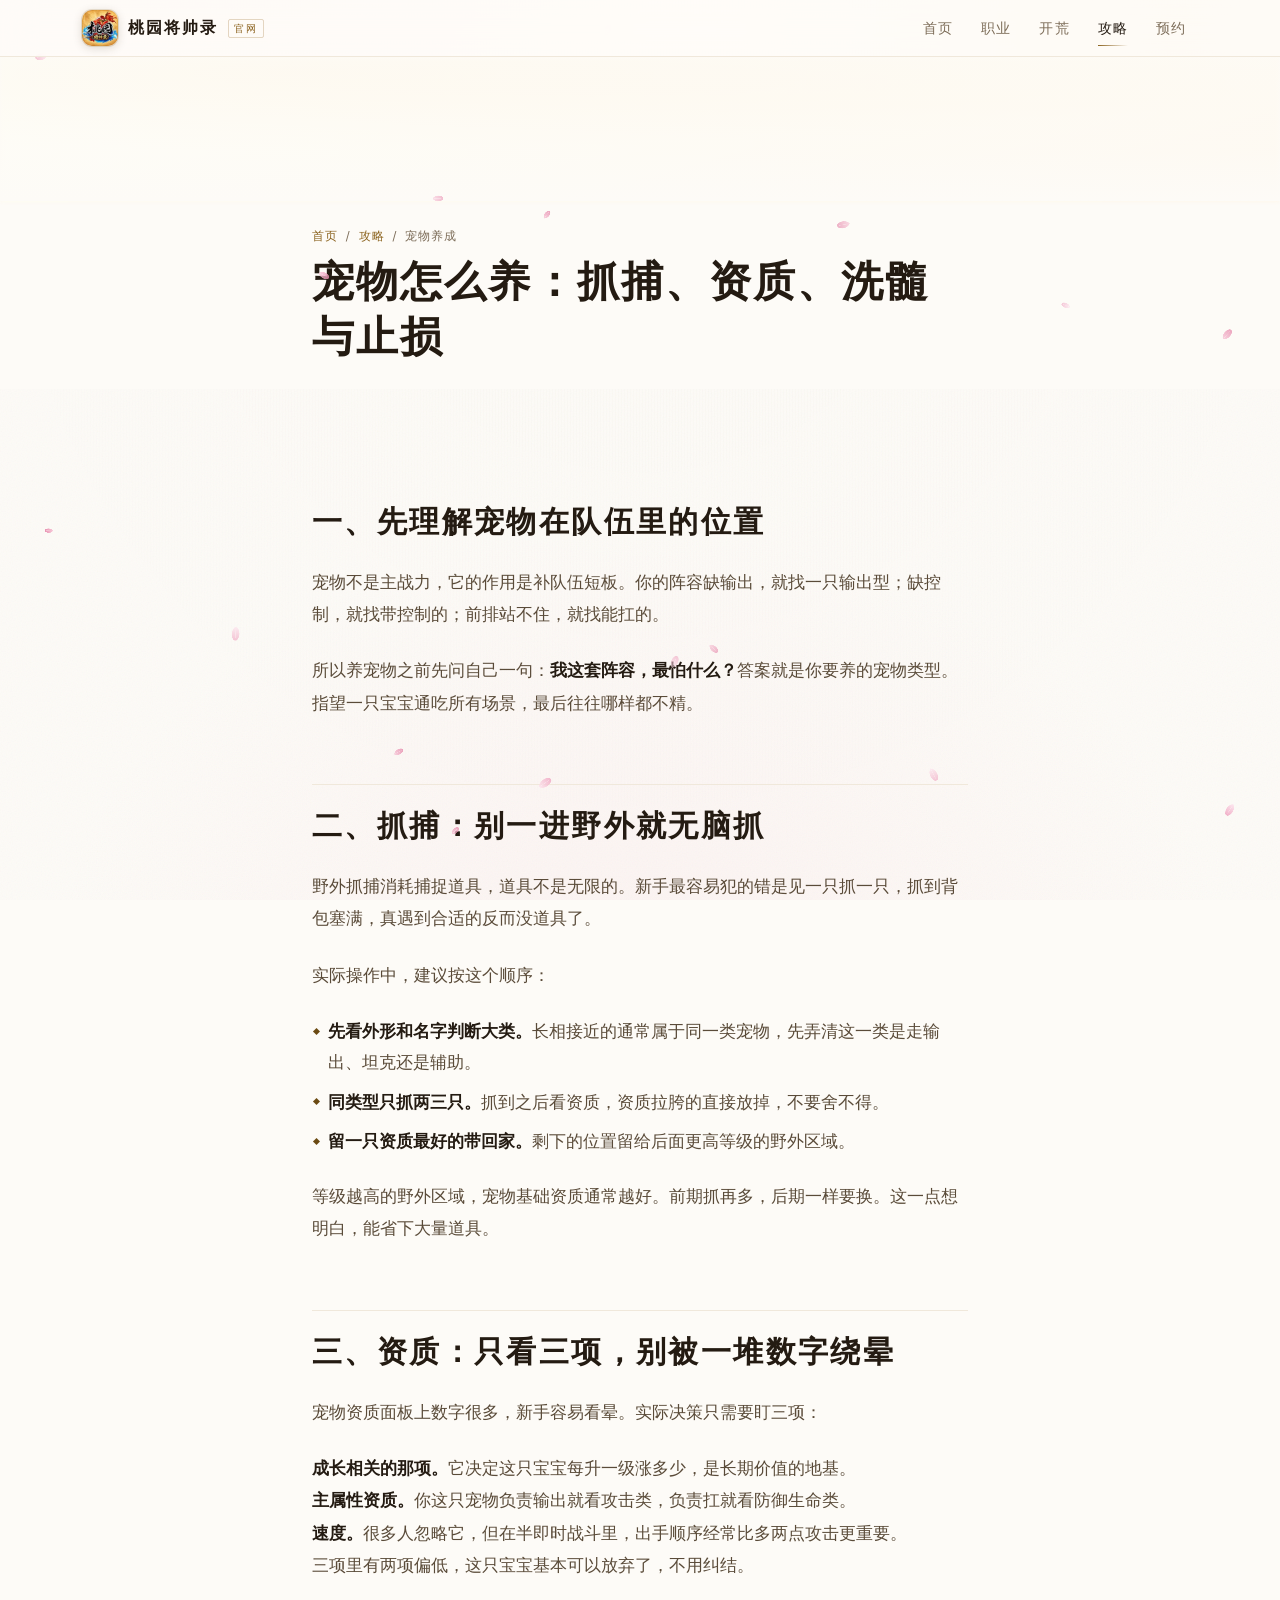
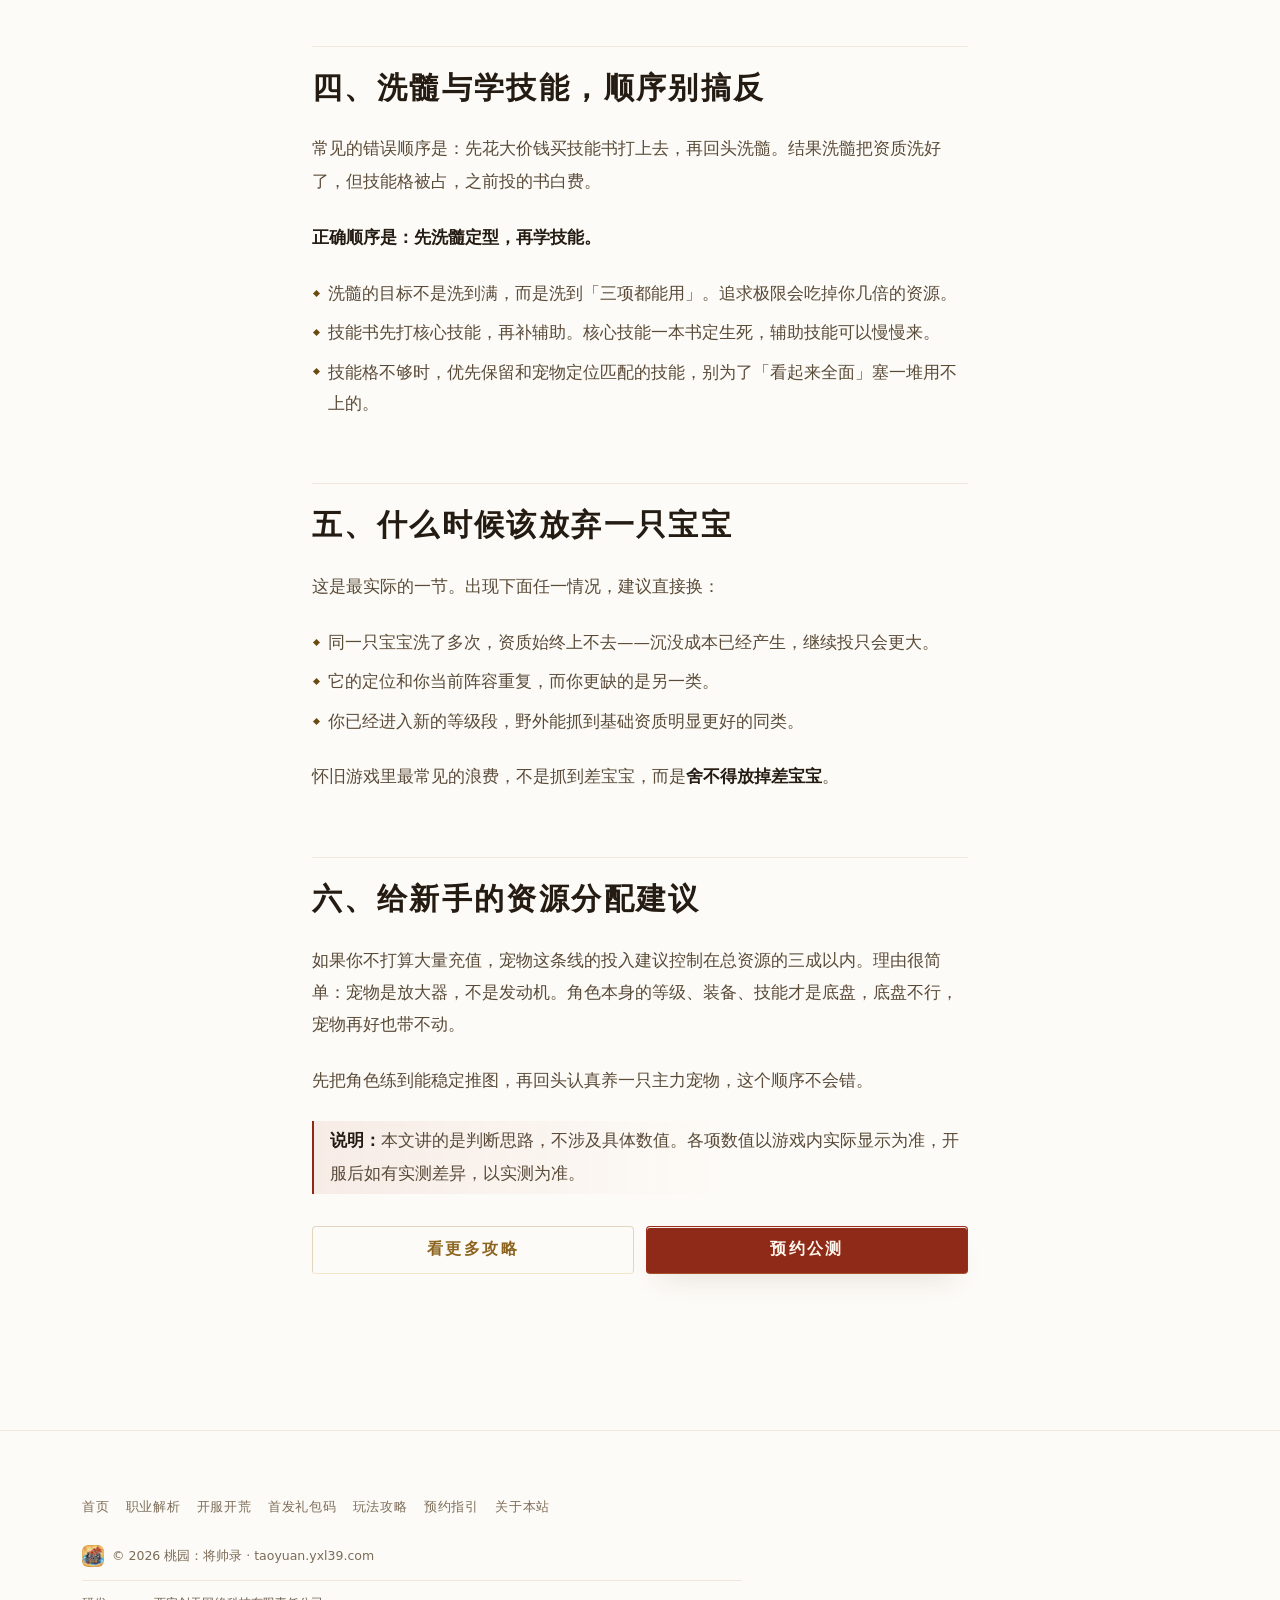
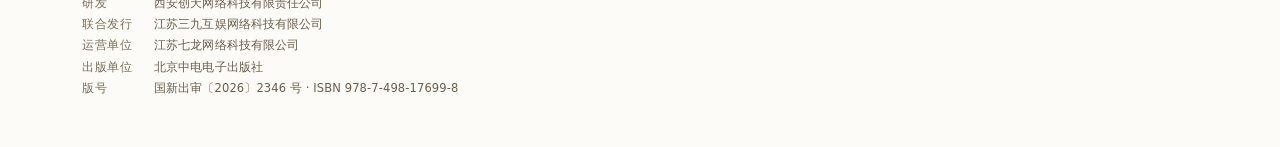
<file: guide/pet.html>
<!DOCTYPE html>
<html lang="zh-CN">
<head>
<meta charset="UTF-8">
<meta name="viewport" content="width=device-width, initial-scale=1, viewport-fit=cover">
<title>桃园将帅录宠物怎么养：抓捕、资质、洗髓，以及什么时候该放弃一只宝宝 - 桃园：将帅录官网</title>
<meta name="description" content="野外抓捕要注意什么、资质到底看哪几项、洗髓与学技能书的先后顺序，以及一只宝宝养成到什么程度就该停手——写给不打算大量氪金的新手。">
<meta name="theme-color" content="#FDFBF7">
<meta name="baidu-site-verification" content="codeva-SSdh6364zk">
<link rel="canonical" href="https://taoyuan.yxl39.com/guide/pet">
<link rel="icon" href="/assets/img/favicon-64.png" type="image/png" sizes="64x64">
<link rel="apple-touch-icon" href="/assets/img/apple-touch-180.png">
<link rel="stylesheet" href="/assets/styles.css">
<script type="application/ld+json">{"@context":"https://schema.org","@type":"Article","headline":"桃园将帅录宠物怎么养：抓捕、资质、洗髓，以及什么时候该放弃一只宝宝","description":"野外抓捕要注意什么、资质到底看哪几项、洗髓与学技能书的先后顺序，以及一只宝宝养成到什么程度就该停手——写给不打算大量氪金的新手。","inLanguage":"zh-CN","datePublished":"2026-10-25","dateModified":"2026-10-25","author":{"@type":"Organization","name":"桃园将帅录攻略组"},"publisher":{"@type":"Organization","name":"桃园：将帅录官网"},"mainEntityOfPage":{"@type":"WebPage","@id":"https://taoyuan.yxl39.com/guide/pet"}}</script>
<script type="application/ld+json">{"@context":"https://schema.org","@type":"BreadcrumbList","itemListElement":[{"@type":"ListItem","position":1,"name":"首页","item":"https://taoyuan.yxl39.com/"},{"@type":"ListItem","position":2,"name":"攻略","item":"https://taoyuan.yxl39.com/guide/"},{"@type":"ListItem","position":3,"name":"宠物怎么养：抓捕、资质、洗髓与止损","item":"https://taoyuan.yxl39.com/guide/pet"}]}</script>
</head>
<body>
<div class="bg-fx" aria-hidden="true"></div>

<header class="hd">
  <div class="hd-in">
    <a class="logo" href="/">
      <img class="logo-img" src="/assets/img/logo-96.webp"
           srcset="/assets/img/logo-96.webp 96w, /assets/img/logo-192.webp 192w" sizes="36px"
           width="36" height="36" alt="" decoding="async" fetchpriority="high">
      <b>桃园将帅录</b><i>官网</i>
    </a>
    <nav class="nav">
      <a href="/">首页</a>
      <a href="/profession">职业</a>
      <a href="/start">开荒</a>
      <a href="/guide/" class="on">攻略</a>
      <a href="/reserve">预约</a>
    </nav>
  </div>
</header>

<main>

  <section class="phero">
    <div class="ph" aria-hidden="true"></div>
    <div class="phero-in">
      <nav class="crumb"><a href="/">首页</a><span>/</span><a href="/guide/">攻略</a><span>/</span><span>宠物养成</span></nav>
      <h1>宠物怎么养：抓捕、资质、洗髓与止损</h1>
    </div>
  </section>

  <div class="doc">
    <div class="wrap wrap--read">
      <div class="doc-body">

<h2>一、先理解宠物在队伍里的位置</h2>
<p>宠物不是主战力，它的作用是补队伍短板。你的阵容缺输出，就找一只输出型；缺控制，就找带控制的；前排站不住，就找能扛的。</p>
<p>所以养宠物之前先问自己一句：<b>我这套阵容，最怕什么？</b>答案就是你要养的宠物类型。指望一只宝宝通吃所有场景，最后往往哪样都不精。</p>

<h2>二、抓捕：别一进野外就无脑抓</h2>
<p>野外抓捕消耗捕捉道具，道具不是无限的。新手最容易犯的错是见一只抓一只，抓到背包塞满，真遇到合适的反而没道具了。</p>
<p>实际操作中，建议按这个顺序：</p>
<ul class="pts">
<li><b>先看外形和名字判断大类。</b>长相接近的通常属于同一类宠物，先弄清这一类是走输出、坦克还是辅助。</li>
<li><b>同类型只抓两三只。</b>抓到之后看资质，资质拉胯的直接放掉，不要舍不得。</li>
<li><b>留一只资质最好的带回家。</b>剩下的位置留给后面更高等级的野外区域。</li>
</ul>
<p>等级越高的野外区域，宠物基础资质通常越好。前期抓再多，后期一样要换。这一点想明白，能省下大量道具。</p>

<h2>三、资质：只看三项，别被一堆数字绕晕</h2>
<p>宠物资质面板上数字很多，新手容易看晕。实际决策只需要盯三项：</p>
<ol>
<li><b>成长相关的那项。</b>它决定这只宝宝每升一级涨多少，是长期价值的地基。</li>
<li><b>主属性资质。</b>你这只宠物负责输出就看攻击类，负责扛就看防御生命类。</li>
<li><b>速度。</b>很多人忽略它，但在半即时战斗里，出手顺序经常比多两点攻击更重要。</li>
</ol>
<p>三项里有两项偏低，这只宝宝基本可以放弃了，不用纠结。</p>

<h2>四、洗髓与学技能，顺序别搞反</h2>
<p>常见的错误顺序是：先花大价钱买技能书打上去，再回头洗髓。结果洗髓把资质洗好了，但技能格被占，之前投的书白费。</p>
<p><b>正确顺序是：先洗髓定型，再学技能。</b></p>
<ul class="pts">
<li>洗髓的目标不是洗到满，而是洗到「三项都能用」。追求极限会吃掉你几倍的资源。</li>
<li>技能书先打核心技能，再补辅助。核心技能一本书定生死，辅助技能可以慢慢来。</li>
<li>技能格不够时，优先保留和宠物定位匹配的技能，别为了「看起来全面」塞一堆用不上的。</li>
</ul>

<h2>五、什么时候该放弃一只宝宝</h2>
<p>这是最实际的一节。出现下面任一情况，建议直接换：</p>
<ul class="pts">
<li>同一只宝宝洗了多次，资质始终上不去——沉没成本已经产生，继续投只会更大。</li>
<li>它的定位和你当前阵容重复，而你更缺的是另一类。</li>
<li>你已经进入新的等级段，野外能抓到基础资质明显更好的同类。</li>
</ul>
<p>怀旧游戏里最常见的浪费，不是抓到差宝宝，而是<b>舍不得放掉差宝宝</b>。</p>

<h2>六、给新手的资源分配建议</h2>
<p>如果你不打算大量充值，宠物这条线的投入建议控制在总资源的三成以内。理由很简单：宠物是放大器，不是发动机。角色本身的等级、装备、技能才是底盘，底盘不行，宠物再好也带不动。</p>
<p>先把角色练到能稳定推图，再回头认真养一只主力宠物，这个顺序不会错。</p>

<div class="warn"><b>说明：</b>本文讲的是判断思路，不涉及具体数值。各项数值以游戏内实际显示为准，开服后如有实测差异，以实测为准。</div>

        <div class="guide-cta">
          <a class="btn btn--ghost" href="/guide/">看更多攻略</a>
          <a class="btn" href="/reserve">预约公测</a>
        </div>
      </div>
    </div>
  </div>
</main>

<footer class="ft">
  <div class="ft-in">
    <nav class="ft-nav">
      <a href="/">首页</a>
      <a href="/profession">职业解析</a>
      <a href="/start">开服开荒</a>
      <a href="/gift">首发礼包码</a>
      <a href="/guide/">玩法攻略</a>
      <a href="/reserve">预约指引</a>
      <a href="/about">关于本站</a>
    </nav>
    <p class="ft-copy"><img class="ft-logo" src="/assets/img/logo-96.webp" alt="" width="22" height="22" loading="lazy" decoding="async">© 2026 桃园：将帅录 · taoyuan.yxl39.com</p>

    <div class="ft-legal">
      <p><span>研发</span>西安创天网络科技有限责任公司</p>
      <p><span>联合发行</span>江苏三九互娱网络科技有限公司</p>
      <p><span>运营单位</span>江苏七龙网络科技有限公司</p>
      <p><span>出版单位</span>北京中电电子出版社</p>
      <p><span>版号</span>国新出审〔2026〕2346 号 · ISBN 978-7-498-17699-8</p>
    </div>
  </div>
</footer>

<nav class="tabbar" aria-label="页面导航">
  <a href="/"><svg viewBox="0 0 24 24" aria-hidden="true"><path d="M3 10.5 12 3l9 7.5V20a1 1 0 0 1-1 1h-5v-6H9v6H4a1 1 0 0 1-1-1z"/></svg><span>首页</span></a>
  <a href="/profession"><svg viewBox="0 0 24 24" aria-hidden="true"><path d="M14.5 3.5 20 9l-2 2-5.5-5.5zM12 7 4 15v5h5l8-8"/></svg><span>职业</span></a>
  <a href="/start"><svg viewBox="0 0 24 24" aria-hidden="true"><path d="M3 6l6-2 6 2 6-2v14l-6 2-6-2-6 2zM9 4v14M15 6v14"/></svg><span>开荒</span></a>
  <a href="/guide/"><svg viewBox="0 0 24 24" aria-hidden="true"><path d="M4 4h7v16H4zM13 4h7v16h-7z"/></svg><span>攻略</span></a>
  <a href="/reserve"><svg viewBox="0 0 24 24" aria-hidden="true"><path d="M5 4h14v16l-7-4-7 4z"/></svg><span>预约</span></a>
</nav>

<script src="/assets/site.js" defer></script>
<script src="/assets/petals.js" defer></script>
</body>
</html>
</file>
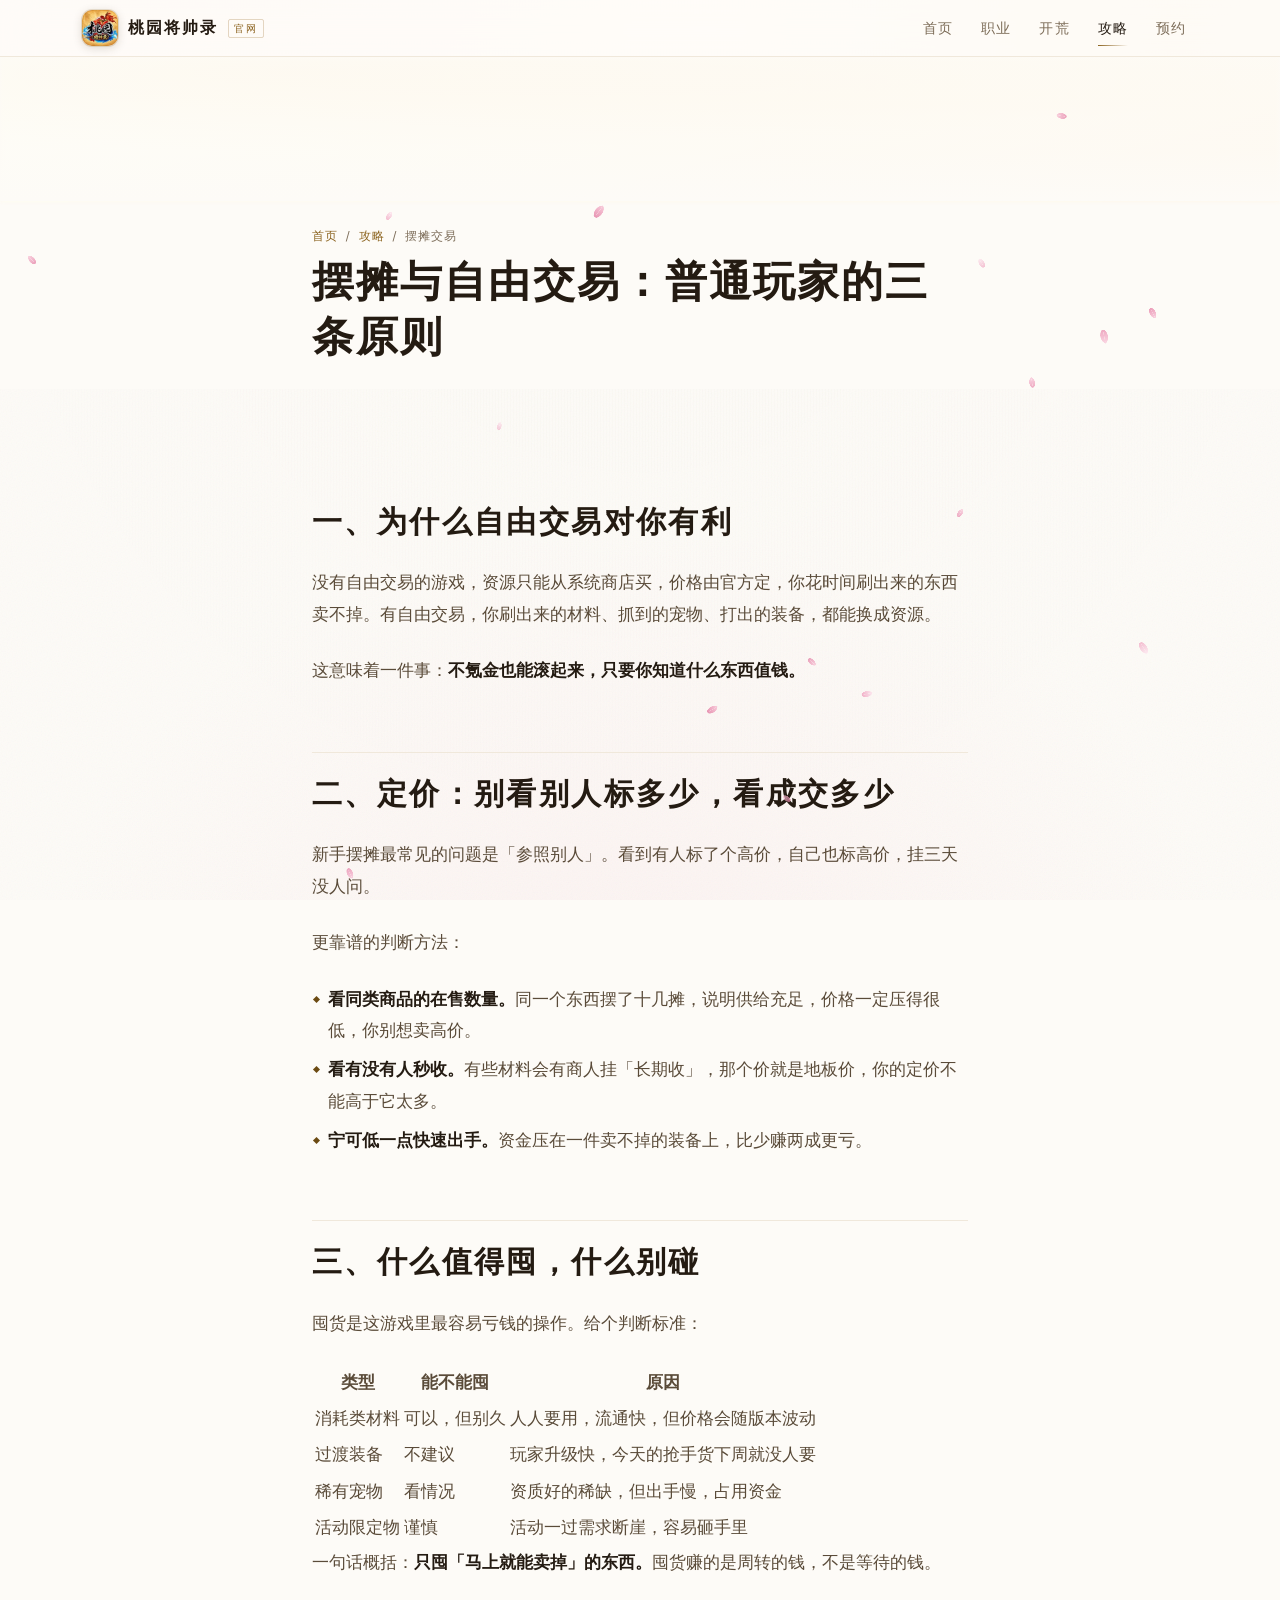
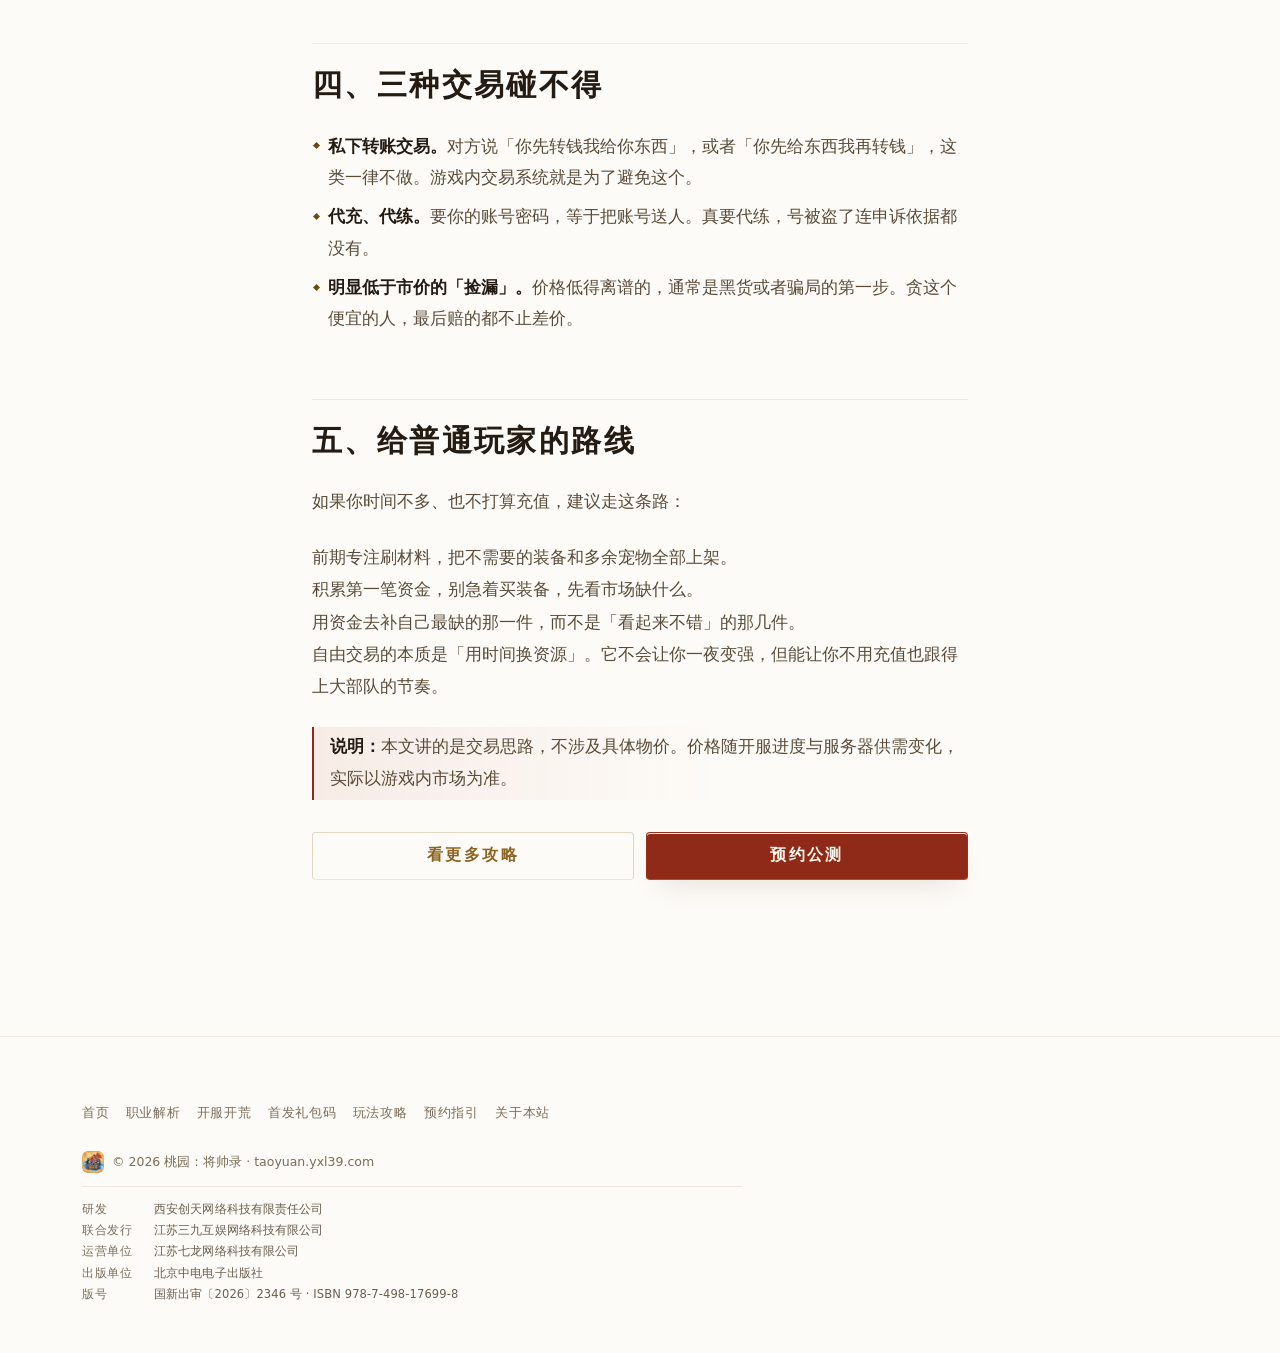
<file: guide/trade.html>
<!DOCTYPE html>
<html lang="zh-CN">
<head>
<meta charset="UTF-8">
<meta name="viewport" content="width=device-width, initial-scale=1, viewport-fit=cover">
<title>桃园将帅录摆摊交易怎么玩：定价、囤货、防骗，普通玩家的三条实用原则 - 桃园：将帅录官网</title>
<meta name="description" content="自由交易是这游戏对普通玩家最友好的一套设计。怎么给装备定价、什么东西值得囤、哪些交易碰不得——讲清楚这套经济系统里普通人的位置。">
<meta name="theme-color" content="#FDFBF7">
<meta name="baidu-site-verification" content="codeva-SSdh6364zk">
<link rel="canonical" href="https://taoyuan.yxl39.com/guide/trade">
<link rel="icon" href="/assets/img/favicon-64.png" type="image/png" sizes="64x64">
<link rel="apple-touch-icon" href="/assets/img/apple-touch-180.png">
<link rel="stylesheet" href="/assets/styles.css">
<script type="application/ld+json">{"@context":"https://schema.org","@type":"Article","headline":"桃园将帅录摆摊交易怎么玩：定价、囤货、防骗，普通玩家的三条实用原则","description":"自由交易是这游戏对普通玩家最友好的一套设计。怎么给装备定价、什么东西值得囤、哪些交易碰不得——讲清楚这套经济系统里普通人的位置。","inLanguage":"zh-CN","datePublished":"2026-10-25","dateModified":"2026-10-25","author":{"@type":"Organization","name":"桃园将帅录攻略组"},"publisher":{"@type":"Organization","name":"桃园：将帅录官网"},"mainEntityOfPage":{"@type":"WebPage","@id":"https://taoyuan.yxl39.com/guide/trade"}}</script>
<script type="application/ld+json">{"@context":"https://schema.org","@type":"BreadcrumbList","itemListElement":[{"@type":"ListItem","position":1,"name":"首页","item":"https://taoyuan.yxl39.com/"},{"@type":"ListItem","position":2,"name":"攻略","item":"https://taoyuan.yxl39.com/guide/"},{"@type":"ListItem","position":3,"name":"摆摊与自由交易：普通玩家的三条原则","item":"https://taoyuan.yxl39.com/guide/trade"}]}</script>
</head>
<body>
<div class="bg-fx" aria-hidden="true"></div>

<header class="hd">
  <div class="hd-in">
    <a class="logo" href="/">
      <img class="logo-img" src="/assets/img/logo-96.webp"
           srcset="/assets/img/logo-96.webp 96w, /assets/img/logo-192.webp 192w" sizes="36px"
           width="36" height="36" alt="" decoding="async" fetchpriority="high">
      <b>桃园将帅录</b><i>官网</i>
    </a>
    <nav class="nav">
      <a href="/">首页</a>
      <a href="/profession">职业</a>
      <a href="/start">开荒</a>
      <a href="/guide/" class="on">攻略</a>
      <a href="/reserve">预约</a>
    </nav>
  </div>
</header>

<main>

  <section class="phero">
    <div class="ph" aria-hidden="true"></div>
    <div class="phero-in">
      <nav class="crumb"><a href="/">首页</a><span>/</span><a href="/guide/">攻略</a><span>/</span><span>摆摊交易</span></nav>
      <h1>摆摊与自由交易：普通玩家的三条原则</h1>
    </div>
  </section>

  <div class="doc">
    <div class="wrap wrap--read">
      <div class="doc-body">

<h2>一、为什么自由交易对你有利</h2>
<p>没有自由交易的游戏，资源只能从系统商店买，价格由官方定，你花时间刷出来的东西卖不掉。有自由交易，你刷出来的材料、抓到的宠物、打出的装备，都能换成资源。</p>
<p>这意味着一件事：<b>不氪金也能滚起来，只要你知道什么东西值钱。</b></p>

<h2>二、定价：别看别人标多少，看成交多少</h2>
<p>新手摆摊最常见的问题是「参照别人」。看到有人标了个高价，自己也标高价，挂三天没人问。</p>
<p>更靠谱的判断方法：</p>
<ul class="pts">
<li><b>看同类商品的在售数量。</b>同一个东西摆了十几摊，说明供给充足，价格一定压得很低，你别想卖高价。</li>
<li><b>看有没有人秒收。</b>有些材料会有商人挂「长期收」，那个价就是地板价，你的定价不能高于它太多。</li>
<li><b>宁可低一点快速出手。</b>资金压在一件卖不掉的装备上，比少赚两成更亏。</li>
</ul>

<h2>三、什么值得囤，什么别碰</h2>
<p>囤货是这游戏里最容易亏钱的操作。给个判断标准：</p>
<table>
<thead><tr><th>类型</th><th>能不能囤</th><th>原因</th></tr></thead>
<tbody>
<tr><td>消耗类材料</td><td>可以，但别久</td><td>人人要用，流通快，但价格会随版本波动</td></tr>
<tr><td>过渡装备</td><td>不建议</td><td>玩家升级快，今天的抢手货下周就没人要</td></tr>
<tr><td>稀有宠物</td><td>看情况</td><td>资质好的稀缺，但出手慢，占用资金</td></tr>
<tr><td>活动限定物</td><td>谨慎</td><td>活动一过需求断崖，容易砸手里</td></tr>
</tbody>
</table>
<p>一句话概括：<b>只囤「马上就能卖掉」的东西。</b>囤货赚的是周转的钱，不是等待的钱。</p>

<h2>四、三种交易碰不得</h2>
<ul class="pts">
<li><b>私下转账交易。</b>对方说「你先转钱我给你东西」，或者「你先给东西我再转钱」，这类一律不做。游戏内交易系统就是为了避免这个。</li>
<li><b>代充、代练。</b>要你的账号密码，等于把账号送人。真要代练，号被盗了连申诉依据都没有。</li>
<li><b>明显低于市价的「捡漏」。</b>价格低得离谱的，通常是黑货或者骗局的第一步。贪这个便宜的人，最后赔的都不止差价。</li>
</ul>

<h2>五、给普通玩家的路线</h2>
<p>如果你时间不多、也不打算充值，建议走这条路：</p>
<ol>
<li>前期专注刷材料，把不需要的装备和多余宠物全部上架。</li>
<li>积累第一笔资金，别急着买装备，先看市场缺什么。</li>
<li>用资金去补自己最缺的那一件，而不是「看起来不错」的那几件。</li>
</ol>
<p>自由交易的本质是「用时间换资源」。它不会让你一夜变强，但能让你不用充值也跟得上大部队的节奏。</p>

<div class="warn"><b>说明：</b>本文讲的是交易思路，不涉及具体物价。价格随开服进度与服务器供需变化，实际以游戏内市场为准。</div>

        <div class="guide-cta">
          <a class="btn btn--ghost" href="/guide/">看更多攻略</a>
          <a class="btn" href="/reserve">预约公测</a>
        </div>
      </div>
    </div>
  </div>
</main>

<footer class="ft">
  <div class="ft-in">
    <nav class="ft-nav">
      <a href="/">首页</a>
      <a href="/profession">职业解析</a>
      <a href="/start">开服开荒</a>
      <a href="/gift">首发礼包码</a>
      <a href="/guide/">玩法攻略</a>
      <a href="/reserve">预约指引</a>
      <a href="/about">关于本站</a>
    </nav>
    <p class="ft-copy"><img class="ft-logo" src="/assets/img/logo-96.webp" alt="" width="22" height="22" loading="lazy" decoding="async">© 2026 桃园：将帅录 · taoyuan.yxl39.com</p>

    <div class="ft-legal">
      <p><span>研发</span>西安创天网络科技有限责任公司</p>
      <p><span>联合发行</span>江苏三九互娱网络科技有限公司</p>
      <p><span>运营单位</span>江苏七龙网络科技有限公司</p>
      <p><span>出版单位</span>北京中电电子出版社</p>
      <p><span>版号</span>国新出审〔2026〕2346 号 · ISBN 978-7-498-17699-8</p>
    </div>
  </div>
</footer>

<nav class="tabbar" aria-label="页面导航">
  <a href="/"><svg viewBox="0 0 24 24" aria-hidden="true"><path d="M3 10.5 12 3l9 7.5V20a1 1 0 0 1-1 1h-5v-6H9v6H4a1 1 0 0 1-1-1z"/></svg><span>首页</span></a>
  <a href="/profession"><svg viewBox="0 0 24 24" aria-hidden="true"><path d="M14.5 3.5 20 9l-2 2-5.5-5.5zM12 7 4 15v5h5l8-8"/></svg><span>职业</span></a>
  <a href="/start"><svg viewBox="0 0 24 24" aria-hidden="true"><path d="M3 6l6-2 6 2 6-2v14l-6 2-6-2-6 2zM9 4v14M15 6v14"/></svg><span>开荒</span></a>
  <a href="/guide/"><svg viewBox="0 0 24 24" aria-hidden="true"><path d="M4 4h7v16H4zM13 4h7v16h-7z"/></svg><span>攻略</span></a>
  <a href="/reserve"><svg viewBox="0 0 24 24" aria-hidden="true"><path d="M5 4h14v16l-7-4-7 4z"/></svg><span>预约</span></a>
</nav>

<script src="/assets/site.js" defer></script>
<script src="/assets/petals.js" defer></script>
</body>
</html>
</file>
<file: assets/styles.css>
/* ==========================================================================
   桃园：将帅录 —— 视觉系统 v2
   暗黑国风史诗 / 移动优先（基础按 390px 写）
   规则：颜色、字号、间距、圆角、阴影、缓动只取自 :root
   ========================================================================== */

:root{
  /* ── 纸色阶（暖调宣纸白，8 级）── */
  --ink-950:#FDFBF7;
  --ink-900:#FFFDFA;
  --ink-850:#F8F2E8;
  --ink-800:#F4EDE1;
  --ink-750:#EFE7D9;
  --ink-700:#E7DCCB;
  --ink-600:#D9CBB4;

  --line:#E4DACA;
  --line-soft:#F0E8DB;
  --line-gold:rgba(150,110,40,.26);

  /* ── 文字（暖墨褐，白底对比 7:1 起）── */
  --text-hi:#241B12;
  --text:#3E3325;
  --text-2:#5A4B39;
  --text-3:#7C6C58;
  --text-4:#9C8D79;

  /* ── 金 ── */
  --gold:#8C6420;
  --gold-hi:#A87C2A;
  --gold-deep:#6B4A12;
  --gold-soft:rgba(160,124,42,.10);
  --gold-glow:rgba(160,124,42,.28);

  /* ── 朱砂 ── */
  --cinnabar:#B23A24;
  --cinnabar-deep:#8E2A17;
  --cinnabar-hi:#C9563C;
  --cinnabar-soft:rgba(178,58,36,.08);

  /* ── 五行点缀 ── */
  --wx-metal:#8B8578;
  --wx-wood:#5A7D55;
  --wx-water:#4A7396;
  --wx-fire:#B23A24;
  --wx-earth:#96793F;

  /* ── 字体 ── */
  --font-serif:"Noto Serif SC","Source Han Serif SC","Songti SC","STSong","SimSun",Georgia,serif;
  --font-sans:"HarmonyOS Sans SC","MiSans","PingFang SC","Hiragino Sans GB","Microsoft YaHei",system-ui,-apple-system,sans-serif;

  /* ── 字号阶 ── */
  --fs-hero:clamp(34px,10.4vw,72px);
  --fs-h1:clamp(26px,6.2vw,42px);
  --fs-h2:clamp(21px,4.6vw,30px);
  --fs-h3:clamp(16px,3.4vw,19px);
  --fs-lead:clamp(14.5px,2.9vw,17px);
  --fs-body:clamp(15px,2.7vw,16.5px);
  --fs-sm:13px;
  --fs-xs:11.5px;
  --fs-num:clamp(30px,8vw,52px);

  --lh-tight:1.18;
  --lh-snug:1.5;
  --lh-body:1.95;

  /* ── 间距阶 ── */
  --s-1:4px;  --s-2:8px;  --s-3:12px; --s-4:16px;
  --s-5:24px; --s-6:32px; --s-7:48px; --s-8:64px;
  --s-9:96px; --s-10:128px;

  /* ── 区块节奏 ── */
  --pad-sm:clamp(36px,5vw,56px);
  --pad:clamp(56px,8.2vw,104px);
  --pad-lg:clamp(76px,11vw,144px);

  /* ── 圆角 ── */
  --r-xs:2px; --r-sm:4px; --r-md:8px; --r-lg:14px; --r-pill:999px;

  /* ── 阴影 ── */
  --sh-1:0 1px 2px rgba(72,48,24,.07);
  --sh-2:0 14px 30px -14px rgba(72,48,24,.18);
  --sh-3:0 30px 70px -26px rgba(72,48,24,.26);
  --sh-inset:inset 0 1px 0 rgba(255,255,255,.92);

  /* ── 缓动 / 时长 ── */
  --ease:cubic-bezier(.22,1,.36,1);
  --ease-soft:cubic-bezier(.33,1,.68,1);
  --ease-inout:cubic-bezier(.65,0,.35,1);
  --t-1:160ms; --t-2:260ms; --t-3:420ms; --t-4:700ms;

  /* ── 版心 ── */
  --wrap:1180px;
  --wrap-read:720px;
  --wrap-form:660px;
  --gutter:clamp(18px,4.4vw,32px);
  --head-h:56px;
  --tab-h:62px;

  --glass:rgba(255,253,249,.72);

  /* ══════════════════════════════════════════════════════════════
     图片位契约：图片到位后只改这一段，其余代码不动
     ══════════════════════════════════════════════════════════════ */
  --img-ready:1;   /* 内页头图已接上素材，占位水印关闭 */

  --img-hero:none;      --img-hero-pos:50% 38%;
  --img-hero-m:none;    --img-hero-m-pos:50% 32%;
  --img-phero:url("/assets/img/hero-mob.webp");
  --img-shero:url("/assets/img/hero-desk.webp");
  --img-rhero:url("/assets/img/hero-mob.webp");
  --img-role-1:none; --img-role-2:none; --img-role-3:none; --img-role-4:none;
  --img-mech-1:none; --img-mech-2:none; --img-mech-3:none; --img-mech-4:none;
  --img-shot-1:none; --img-shot-2:none; --img-shot-3:none;
  --img-logo:none;
}

/* ── reset ── */
*,*::before,*::after{box-sizing:border-box}
html{-webkit-text-size-adjust:100%;scroll-behavior:smooth}
body{
  margin:0;background:var(--ink-950);color:var(--text-2);
  font-family:var(--font-sans);font-size:var(--fs-body);line-height:var(--lh-body);
  -webkit-font-smoothing:antialiased;
  padding-bottom:calc(var(--tab-h) + env(safe-area-inset-bottom,0px));
  overflow-x:hidden;
}
@media (min-width:761px){body{padding-bottom:0}}
a{color:var(--gold);text-decoration:none}
a:hover{color:var(--gold-hi)}
img{max-width:100%;display:block}
ul,ol{margin:0;padding:0;list-style:none}
h1,h2,h3,h4{margin:0;color:var(--text-hi);font-weight:700}
p{margin:0 0 var(--s-4)}
button{font-family:inherit}

/* ── 背景三层 ── */
.bg-fx{position:fixed;inset:0;z-index:-1;pointer-events:none;
  background:
    radial-gradient(760px 520px at 14% -8%, rgba(240,168,190,.16), transparent 62%),
    radial-gradient(680px 480px at 92% 4%,  rgba(214,164,92,.12),  transparent 62%),
    radial-gradient(900px 700px at 50% 110%,rgba(240,168,190,.10), transparent 66%),
    var(--ink-950);}
.bg-fx::before{content:"";position:absolute;inset:0;opacity:.5;
  background:repeating-linear-gradient(90deg,rgba(120,86,40,.035) 0 1px,transparent 1px 3px);
  -webkit-mask-image:radial-gradient(circle at 50% 20%,#000,transparent 78%);
  mask-image:radial-gradient(circle at 50% 20%,#000,transparent 78%);}
.bg-fx::after{content:"";position:absolute;inset:0;opacity:.10;
  background-image:url("data:image/svg+xml,%3Csvg xmlns='http://www.w3.org/2000/svg' width='140' height='140'%3E%3Cfilter id='n'%3E%3CfeTurbulence type='fractalNoise' baseFrequency='.8' numOctaves='3'/%3E%3C/filter%3E%3Crect width='140' height='140' filter='url(%23n)' opacity='.5'/%3E%3C/svg%3E");}

/* ── 版心 ── */
.wrap{max-width:var(--wrap);margin:0 auto;padding:0 var(--gutter)}
.wrap--read{max-width:var(--wrap-read)}
.wrap--form{max-width:var(--wrap-form)}

/* ── 顶栏 ── */
.hd{position:sticky;top:0;z-index:60;
  background:rgba(255,253,249,.82);backdrop-filter:blur(16px);-webkit-backdrop-filter:blur(16px);
  border-bottom:1px solid var(--line-soft);
  transition:background-color var(--t-2) ease,border-color var(--t-2) ease;}
.hd.is-solid{background:rgba(255,253,249,.96);border-bottom-color:var(--line);
  box-shadow:0 6px 20px -14px rgba(72,48,24,.28)}
.hd-in{max-width:var(--wrap);margin:0 auto;padding:0 var(--gutter);
  height:var(--head-h);display:flex;align-items:center;justify-content:space-between;gap:var(--s-4);}
.logo{display:flex;align-items:center;gap:10px;min-height:44px}
.logo-img{flex:none;width:36px;height:36px;border-radius:10px;display:block;
  background:var(--ink-850);
  box-shadow:0 2px 10px rgba(72,48,24,.18),0 0 0 1px rgba(150,110,40,.18);
  transition:transform var(--t-2) var(--ease),box-shadow var(--t-2) var(--ease)}
.logo:hover .logo-img{transform:translateY(-1px);
  box-shadow:0 6px 18px rgba(72,48,24,.24),0 0 0 1px rgba(150,110,40,.34)}
.logo b{font-family:var(--font-serif);font-size:16px;letter-spacing:.12em;color:var(--text-hi);font-weight:700}
.logo i{font-style:normal;font-size:10px;letter-spacing:.2em;color:var(--gold);
  border:1px solid var(--line-gold);border-radius:var(--r-xs);padding:1px 5px;line-height:1.5}
.nav{display:none}
@media (max-width:340px){
  .logo{gap:8px}
  .logo-img{width:32px;height:32px;border-radius:9px}
  .logo b{font-size:14.5px;letter-spacing:.08em}
  .logo i{font-size:9px;padding:1px 4px}
}

@media (min-width:761px){
  .nav{display:flex;gap:var(--s-1)}
  .nav a{position:relative;padding:7px 12px;font-size:13.5px;letter-spacing:.08em;color:var(--text-3);
    border-radius:var(--r-sm);transition:color var(--t-2) var(--ease)}
  .nav a::after{content:"";position:absolute;left:12px;right:12px;bottom:2px;height:1px;
    background:linear-gradient(90deg,var(--gold),transparent);
    transform:scaleX(0);transform-origin:left;transition:transform var(--t-2) var(--ease)}
  .nav a:hover,.nav a.on{color:var(--text-hi)}
  .nav a:hover::after,.nav a.on::after{transform:scaleX(1)}
}

/* ── 底部标签栏 ── */
.tabbar{position:fixed;left:0;right:0;bottom:0;z-index:70;display:flex;
  height:calc(var(--tab-h) + env(safe-area-inset-bottom,0px));
  padding-bottom:env(safe-area-inset-bottom,0px);
  background:rgba(255,253,249,.97);backdrop-filter:blur(18px);-webkit-backdrop-filter:blur(18px);
  border-top:1px solid var(--line);box-shadow:0 -8px 26px -14px rgba(72,48,24,.30);}
.tabbar a{flex:1;display:flex;flex-direction:column;align-items:center;justify-content:center;
  gap:3px;font-size:10.5px;letter-spacing:.06em;color:var(--text-3);position:relative;
  transition:color var(--t-1) ease}
.tabbar a svg{width:20px;height:20px;stroke:currentColor;fill:none;stroke-width:1.6;
  stroke-linecap:round;stroke-linejoin:round}
.tabbar a::before{content:"";position:absolute;top:6px;width:4px;height:4px;border-radius:50%;
  background:var(--gold);opacity:0;transform:scale(.6);transition:opacity var(--t-1) ease,transform var(--t-1) ease}
.tabbar a.on{color:var(--gold)}
.tabbar a.on::before{opacity:.9;transform:scale(1)}
@media (min-width:761px){.tabbar{display:none}}

/* ── 按钮 ── */
.btn{position:relative;display:flex;align-items:center;justify-content:center;
  min-height:50px;padding:0 var(--s-5);overflow:hidden;
  font-family:var(--font-serif);font-size:15.5px;font-weight:700;letter-spacing:.16em;
  color:#FFF8F0;background:var(--cinnabar-deep);border:1px solid rgba(178,58,36,.34);
  border-radius:var(--r-sm);box-shadow:var(--sh-2),var(--sh-inset);
  transition:transform var(--t-1) ease,background-color var(--t-2) ease;}
.btn::before{content:"";position:absolute;inset:0;
  background:linear-gradient(105deg,transparent 30%,rgba(255,255,255,.10) 50%,transparent 70%);
  transform:translateX(-130%);transition:transform 620ms var(--ease)}
.btn::after{content:"";position:absolute;inset:0;border-radius:inherit;
  box-shadow:0 0 26px rgba(210,84,58,.55);opacity:0;transition:opacity 300ms linear}
@media (hover:hover){
  .btn:hover{color:#FFF6E6}
  .btn:hover::before{transform:translateX(130%)}
  .btn:hover::after{opacity:1}
}
.btn:active{transform:translateY(1px) scale(.996)}
.btn--ghost{background:transparent;border-color:var(--line-gold);color:var(--gold);
  box-shadow:none}
.btn--ghost:hover{background:var(--gold-soft)}
.btn--ghost::after{display:none}
.btn[aria-disabled="true"]{background:var(--ink-800);border-color:var(--line);
  color:var(--text-3);box-shadow:none;cursor:not-allowed}
.btn[aria-disabled="true"]::before,.btn[aria-disabled="true"]::after{display:none}
.btns{display:grid;gap:var(--s-3);margin-top:var(--s-5)}
@media (min-width:560px){.btns{grid-template-columns:1fr 1fr}}

/* ══════════════════════════════════════════════════════════════
   图位基元 —— 全站唯一一个
   ══════════════════════════════════════════════════════════════ */
.ph{position:relative;overflow:hidden;isolation:isolate;
  aspect-ratio:var(--ph-ratio,16/9);
  border-radius:var(--r-md);
  background-color:var(--ink-850);
  background-image:
    var(--ph-img,none),
    radial-gradient(130% 90% at 22% 10%,rgba(190,140,60,.10),transparent 62%),
    linear-gradient(165deg,#FBF5EC 0%,#F4EDE1 58%,#EFE7D9 100%);
  background-size:cover,cover,cover;
  background-position:var(--ph-pos,50% 50%),0 0,0 0;
  box-shadow:inset 0 0 0 1px var(--line-soft);}
.ph::before{content:attr(data-label);position:absolute;inset:0;z-index:1;
  display:grid;place-items:center;padding:var(--s-4);text-align:center;
  font-family:var(--font-serif);font-size:clamp(14px,4vw,20px);letter-spacing:.36em;line-height:2;
  color:rgba(150,110,40,.34);opacity:calc(1 - var(--img-ready));
  pointer-events:none;}
.ph::after{content:"";position:absolute;inset:0;z-index:0;
  background:linear-gradient(100deg,transparent 32%,rgba(255,255,255,.055) 50%,transparent 68%);
  transform:translateX(-100%);opacity:calc(.9 * (1 - var(--img-ready)));
  animation:shimmer 3.6s linear infinite;}

/* 图位档位 */
.ph--hero{--ph-ratio:16/9;--ph-img:var(--img-hero);--ph-pos:var(--img-hero-pos);border-radius:0;box-shadow:none}
.ph--phero{--ph-ratio:16/7;--ph-img:var(--img-phero);border-radius:0;box-shadow:none}
.ph--shero{--ph-ratio:16/7;--ph-img:var(--img-shero);border-radius:0;box-shadow:none}
.ph--rhero{--ph-ratio:3/2;--ph-img:var(--img-rhero);border-radius:0;box-shadow:none}
.ph--role-1{--ph-ratio:3/4;--ph-img:var(--img-role-1);border-radius:0;box-shadow:none}
.ph--role-2{--ph-ratio:3/4;--ph-img:var(--img-role-2);border-radius:0;box-shadow:none}
.ph--role-3{--ph-ratio:3/4;--ph-img:var(--img-role-3);border-radius:0;box-shadow:none}
.ph--role-4{--ph-ratio:3/4;--ph-img:var(--img-role-4);border-radius:0;box-shadow:none}
.ph--mech-1{--ph-ratio:1/1;--ph-img:var(--img-mech-1)}
.ph--mech-2{--ph-ratio:1/1;--ph-img:var(--img-mech-2)}
.ph--mech-3{--ph-ratio:1/1;--ph-img:var(--img-mech-3)}
.ph--mech-4{--ph-ratio:1/1;--ph-img:var(--img-mech-4)}
.ph--shot{--ph-ratio:16/9;--ph-img:var(--img-shot-1)}
@media (max-width:760px){.ph--hero{--ph-img:var(--img-hero-m);--ph-pos:var(--img-hero-m-pos)}}

/* ══════════════════════════════════════════════════════════════
   首屏（首页）
   ══════════════════════════════════════════════════════════════ */
.hero{position:relative;min-height:88svh;display:flex;flex-direction:column;
  justify-content:flex-end;overflow:hidden;isolation:isolate;contain:paint;
  background:var(--ink-950);padding-top:var(--head-h);}
.hero-media{position:absolute;inset:-2%;z-index:-3;
  background-image:var(--img-hero-m),var(--img-hero),
    linear-gradient(168deg,#FBF3F5 0%,#F6EEF2 56%,#EFE7D9 100%);
  background-size:cover,cover,cover;
  background-position:var(--img-hero-m-pos),var(--img-hero-pos),50% 50%;
  transform:scale(1.03);animation:heroDrift 34s var(--ease-inout) infinite alternate;}
.hero::before{content:"";position:absolute;inset:0;z-index:-2;
  background:
    linear-gradient(180deg,rgba(253,251,247,.35) 0%,rgba(253,251,247,.05) 26%,rgba(253,251,247,.55) 64%,rgba(253,251,247,.94) 88%,var(--ink-950) 100%),
    linear-gradient(90deg,rgba(253,251,247,.55) 0%,rgba(253,251,247,.12) 46%,rgba(253,251,247,0) 100%);}
.hero-vignette{position:absolute;inset:0;z-index:-1;pointer-events:none;
  box-shadow:inset 0 0 160px 30px rgba(255,255,255,.35);}
.hero-rail{display:none}
.hero-inner{position:relative;width:100%;max-width:var(--wrap);margin:0 auto;
  padding:0 var(--gutter) calc(var(--tab-h) + env(safe-area-inset-bottom,0px) + var(--s-5));}
@media (min-width:761px){
  .hero{min-height:88svh;padding-top:0}
  .hero-inner{padding-bottom:clamp(40px,6vw,72px)}
}
@media (min-width:1024px){
  .hero-rail{display:block;position:absolute;left:36px;top:50%;transform:translateY(-50%);z-index:2;
    writing-mode:vertical-rl;letter-spacing:.42em;font-family:var(--font-serif);
    font-size:11.5px;color:var(--gold);opacity:.7;}
  .hero-rail::before{content:"";display:block;width:1px;height:56px;margin:0 auto 16px;
    background:linear-gradient(180deg,transparent,var(--line-gold));}
}
.hero-eyebrow{display:inline-flex;align-items:center;gap:var(--s-2);
  font-size:var(--fs-xs);letter-spacing:.3em;color:var(--gold);
  border:1px solid var(--line-gold);border-radius:var(--r-xs);padding:4px 12px;}
.hero-eyebrow .dot{width:5px;height:5px;border-radius:50%;background:var(--gold);
  animation:dotPulse 2.8s var(--ease-inout) infinite;}
.hero-title{margin:var(--s-4) 0 0;font-family:var(--font-serif);font-weight:700;
  font-size:var(--fs-hero);line-height:var(--lh-tight);letter-spacing:.06em;
  color:var(--text-hi);text-shadow:0 2px 28px rgba(0,0,0,.8);}
.hero-title small{display:inline-flex;align-items:center;gap:var(--s-2);margin-top:var(--s-4);
  padding:6px 14px;font-family:var(--font-sans);font-size:var(--fs-sm);font-weight:500;line-height:1.6;
  letter-spacing:.14em;color:var(--gold);border:1px solid var(--line-gold);border-radius:var(--r-xs);
  text-shadow:none;}
.hero-meta{display:grid;grid-template-columns:repeat(3,1fr);gap:1px;
  margin:var(--s-5) 0 0;width:100%;max-width:520px;
  background:var(--line-soft);border:1px solid var(--line-gold);border-radius:var(--r-md);
  overflow:hidden;backdrop-filter:blur(14px);-webkit-backdrop-filter:blur(14px);}
.hero-meta li{background:var(--glass);padding:var(--s-3) var(--s-2);text-align:center}
.hero-meta .k{display:block;font-size:var(--fs-xs);letter-spacing:.18em;color:var(--text-3)}
.hero-meta .v{display:block;margin-top:2px;font-family:var(--font-serif);font-weight:700;
  font-size:clamp(14px,3.6vw,18px);letter-spacing:.06em;color:var(--gold);
  font-variant-numeric:tabular-nums}
.hero-actions{margin-top:var(--s-5);max-width:520px}
.hero-ticker{margin-top:var(--s-5);padding-top:var(--s-3);border-top:1px solid var(--line-soft);
  font-size:var(--fs-xs);letter-spacing:.04em;color:var(--text-3)}
@supports not (backdrop-filter:blur(1px)){.hero-meta li{background:rgba(10,8,7,.92)}}
@media (max-height:660px) and (max-width:760px){
  .hero{min-height:auto;padding-top:calc(var(--head-h) + var(--s-5))}
}

/* ── 内页头图 ── */
.phero{--phero-h:clamp(104px,13svh,144px);
  position:relative;overflow:hidden;background:var(--ink-950);display:block}
@media (min-width:761px){.phero{--phero-h:clamp(120px,16svh,168px)}}
.phero--std{padding:var(--pad) 0 var(--s-6)}
/* 头图现在占一条固定高度，标题落在下方白底上 */
.phero .ph{position:relative;inset:auto;z-index:0;aspect-ratio:auto;
  height:var(--phero-h);border-radius:0;
  filter:saturate(1.05) brightness(1.06) blur(2px);--ph-pos:50% 24%}

.phero::before{content:"";position:absolute;left:0;right:0;top:0;height:var(--phero-h);
  z-index:1;pointer-events:none;
  /* 整条压成奶白薄纱：图案只作肌理，不出现被裁断的人脸 */
  background:linear-gradient(180deg,rgba(253,251,247,.72) 0%,rgba(253,251,247,.68) 34%,
    rgba(253,251,247,.74) 66%,rgba(253,251,247,.92) 90%,var(--ink-950) 100%)}
.phero-in{position:relative;z-index:2;width:100%;max-width:var(--wrap-read);margin:0 auto;
  padding:var(--s-5) var(--gutter) var(--s-5)}
.phero .crumb{color:var(--text-3);margin-bottom:var(--s-2)}
.phero .crumb a{color:var(--gold)}
.phero h1{margin:0;font-family:var(--font-serif);font-size:var(--fs-h1);line-height:1.3;
  letter-spacing:.05em;color:var(--text-hi)}


/* 正文页内的菱形列表（关于页等，不在时间轴里也生效） */
.doc-body .pts li{position:relative;padding-left:var(--s-4);margin-bottom:var(--s-2);
  font-size:var(--fs-body);line-height:1.9;color:var(--text-2)}
.doc-body .pts li::before{content:"";position:absolute;left:2px;top:.78em;width:5px;height:5px;
  background:var(--gold-deep);transform:rotate(45deg)}
.doc-body .pts{margin:0 0 var(--s-5)}

/* 面包屑 */
.crumb{display:flex;gap:var(--s-2);flex-wrap:wrap;align-items:center;
  font-size:var(--fs-xs);letter-spacing:.08em;color:var(--text-4);margin-bottom:var(--s-3)}
.crumb a{color:var(--text-3)}
.crumb a:hover{color:var(--gold)}

/* ══════════════════════════════════════════════════════════════
   区块节奏
   ══════════════════════════════════════════════════════════════ */
.sec{padding:var(--pad) 0;position:relative}
.sec--sm{padding:var(--pad-sm) 0}
.sec--lg{padding:var(--pad-lg) 0}
.sec--band{background:linear-gradient(180deg,var(--ink-900),var(--ink-950));
  border-top:1px solid var(--line-soft);border-bottom:1px solid var(--line-soft)}
.sec-head{margin-bottom:var(--s-6)}
.sec-title{font-family:var(--font-serif);font-size:var(--fs-h2);letter-spacing:.1em;
  color:var(--text-hi);line-height:1.4}
.sec-sub{margin:var(--s-3) 0 0;font-size:var(--fs-sm);line-height:1.8;color:var(--text-3);max-width:38em}
.seam{height:1px;margin:0 var(--gutter);
  background:repeating-linear-gradient(90deg,var(--line-gold) 0 6px,transparent 6px 14px)}

/* ══════════════════════════════════════════════════════════════
   首页组件
   ══════════════════════════════════════════════════════════════ */

/* 下载票券 */
.dl-grid{display:grid;gap:var(--s-4)}
@media (min-width:620px){.dl-grid{grid-template-columns:1fr 1fr}}
.dl-ticket{position:relative;padding:var(--s-5);overflow:hidden;
  background:linear-gradient(180deg,var(--ink-800),var(--ink-900));
  border:1px solid var(--line);border-radius:var(--r-md);
  box-shadow:var(--sh-2),var(--sh-inset);}
.dl-ticket::before{content:"";position:absolute;left:var(--s-5);top:0;width:54px;height:2px;
  background:linear-gradient(90deg,var(--gold),transparent)}
.dl-ticket .os{display:flex;align-items:baseline;gap:var(--s-2);
  font-family:var(--font-serif);font-size:19px;letter-spacing:.14em;color:var(--text-hi)}
.dl-ticket .os em{font-style:normal;font-size:11px;letter-spacing:.16em;color:var(--text-3)}
.dl-ticket .st{margin-top:var(--s-1);font-size:var(--fs-xs);letter-spacing:.16em;color:var(--cinnabar-hi)}
.dl-ticket .btn{margin-top:var(--s-4);min-height:46px;font-size:14.5px}

/* 说明三条 */
.dl-ticket .tk-hd{display:flex;align-items:baseline;justify-content:space-between;
  padding-bottom:var(--s-3);margin-bottom:var(--s-4);border-bottom:1px dashed var(--line-gold)}
.dl-ticket .tk-os{display:inline-flex;align-items:baseline;gap:9px;
  font-family:var(--font-serif);font-size:var(--fs-h3);letter-spacing:.06em;color:var(--text-hi)}
.dl-ticket .tk-os em{font-family:var(--font-sans);font-style:normal;font-size:var(--fs-xs);
  letter-spacing:.2em;color:var(--text-4)}
.dl-ticket .btn{width:100%;justify-content:center}
.facts{margin-top:var(--s-5);display:grid;gap:var(--s-2)}
.facts p{position:relative;margin:0;padding-left:var(--s-4);
  font-size:13.5px;line-height:1.85;color:var(--text-3)}
.facts p::before{content:"";position:absolute;left:2px;top:.72em;width:5px;height:5px;
  background:var(--gold-deep);transform:rotate(45deg)}

/* 描边数字步骤 */
.steps{counter-reset:s}
.steps li{counter-increment:s;position:relative;padding:var(--s-4) 0 var(--s-4) 54px;
  border-top:1px solid var(--line-soft);font-size:var(--fs-body);line-height:1.9;color:var(--text-2)}
.steps li:last-child{border-bottom:1px solid var(--line-soft)}
.steps li::before{content:"0" counter(s);position:absolute;left:0;top:calc(var(--s-4) - 3px);
  font-family:var(--font-serif);font-size:30px;line-height:1;letter-spacing:0;
  color:transparent;-webkit-text-stroke:1px var(--gold-deep)}
.steps li b{color:var(--text-hi);font-weight:600}

/* 四机制：1px 缝网格 */
.mech{display:grid;grid-template-columns:1fr;gap:1px;
  background:var(--line-soft);border:1px solid var(--line-soft);
  border-radius:var(--r-md);overflow:hidden}
@media (min-width:560px){.mech{grid-template-columns:1fr 1fr}}
.mech-cell{position:relative;background:var(--ink-900);padding:var(--s-5);
  transition:transform var(--t-2) var(--ease)}
.mech-cell::before{content:"";position:absolute;left:0;top:0;right:0;height:2px;
  background:var(--wx,var(--gold));transform:scaleX(0);transform-origin:left;
  transition:transform var(--t-3) var(--ease)}
.mech-cell .no{display:block;font-family:var(--font-serif);font-size:12.5px;
  letter-spacing:.2em;color:var(--wx,var(--gold));opacity:.9;margin-bottom:var(--s-2)}
.mech-cell h3{font-family:var(--font-serif);font-size:var(--fs-h3);letter-spacing:.1em;margin-bottom:var(--s-2)}
.mech-cell p{margin:0;font-size:14.5px;line-height:1.85;color:var(--text-2)}
@media (hover:hover){
  .mech-cell:hover{transform:translateY(-4px)}
  .mech-cell:hover::before{transform:scaleX(1)}
}
.wx-water{--wx:var(--wx-water)}
.wx-earth{--wx:var(--wx-earth)}
.wx-metal{--wx:var(--wx-metal)}
.wx-fire{--wx:var(--wx-fire)}
.wx-wood{--wx:var(--wx-wood)}

/* 四职业：full-bleed 图鉴排 */
.roster{display:grid;grid-template-columns:1fr 1fr;gap:1px;background:var(--line-soft);
  border-top:1px solid var(--line-soft);border-bottom:1px solid var(--line-soft)}
@media (min-width:900px){.roster{grid-template-columns:repeat(4,1fr)}}
.roster-cell{position:relative;display:block;background:var(--ink-950);overflow:hidden;
  transition:transform var(--t-3) var(--ease)}
.roster-cell .ph{border-radius:0;box-shadow:none}
.roster-cap{position:absolute;left:0;right:0;bottom:0;z-index:2;
  padding:var(--s-5) var(--s-3) var(--s-3);
  background:linear-gradient(180deg,transparent,rgba(253,251,247,.82) 44%,rgba(253,251,247,.98))}
.roster-cap .n{font-family:var(--font-serif);font-size:clamp(17px,4.6vw,22px);
  letter-spacing:.24em;color:var(--text-hi)}
.roster-cap .d{margin-top:3px;font-size:11.5px;line-height:1.65;color:var(--text-3)}
@media (hover:hover){.roster-cell:hover{transform:translateY(-4px)}}

/* 问答：无卡 */
.qa{counter-reset:q}
.qa-item{counter-increment:q;position:relative;padding:var(--s-5) 0 var(--s-5) 46px;
  border-top:1px solid var(--line-soft)}
.qa-item:last-child{border-bottom:1px solid var(--line-soft)}
.qa-item::before{content:"0" counter(q);position:absolute;left:0;top:calc(var(--s-5) + 2px);
  font-family:var(--font-serif);font-size:15px;letter-spacing:.06em;color:var(--gold-deep)}
.qa-item h3{font-family:var(--font-serif);font-size:var(--fs-h3);letter-spacing:.06em;
  margin-bottom:var(--s-2)}
.qa-item p{margin:0;font-size:14.5px;line-height:1.9;color:var(--text-2)}
.qa-item p b{color:var(--text-hi)}

/* ══════════════════════════════════════════════════════════════
   正文页通用
   ══════════════════════════════════════════════════════════════ */
.doc{padding:var(--pad) 0 var(--pad-lg)}
.doc-body{font-size:var(--fs-body);line-height:var(--lh-body);color:var(--text-2)}
.doc-body p{margin:0 0 var(--s-5)}
.doc-body h2{font-family:var(--font-serif);font-size:var(--fs-h2);letter-spacing:.08em;
  margin:var(--s-8) 0 var(--s-4);padding-top:var(--s-3);
  border-top:1px solid var(--line-soft);color:var(--text-hi)}
.doc-body h2:first-child{margin-top:0;border-top:0;padding-top:0}
.doc-body h3{font-family:var(--font-serif);font-size:var(--fs-h3);letter-spacing:.06em;
  margin:var(--s-6) 0 var(--s-3);color:var(--text-hi)}
.doc-body b,.doc-body strong{color:var(--text-hi);font-weight:600}
.doc-body a{border-bottom:1px solid rgba(217,178,92,.3);padding-bottom:1px}
.doc-lead{position:relative;padding-left:var(--s-4);margin-bottom:var(--s-6) !important;
  font-size:var(--fs-lead);line-height:1.9;color:var(--text)}
.doc-lead::before{content:"";position:absolute;left:0;top:.35em;bottom:.35em;width:2px;
  background:linear-gradient(180deg,var(--gold),transparent)}

/* 表格：横滑 + 首列冻结 */
.table-scroll{position:relative;margin:0 0 var(--s-6);border:1px solid var(--line-soft);
  border-radius:var(--r-md);overflow-x:auto;-webkit-overflow-scrolling:touch}
.table-scroll table{width:100%;border-collapse:collapse;font-size:14px;min-width:420px}
.table-scroll th,.table-scroll td{padding:10px 12px;text-align:left;
  border-bottom:1px solid var(--line-soft);white-space:nowrap}
.table-scroll thead th,.table-scroll tr:first-child th{background:var(--ink-800);
  color:var(--gold);font-weight:600;font-size:12.5px;letter-spacing:.1em}
.table-scroll tr:last-child td{border-bottom:0}
.table-scroll th:first-child,.table-scroll td:first-child{position:sticky;left:0;z-index:1;
  background:var(--ink-900);color:var(--text-hi);font-weight:600}
.table-scroll tr:first-child th:first-child{background:var(--ink-800)}
@media (max-width:759px){
  .table-scroll{-webkit-mask-image:linear-gradient(90deg,#000 86%,transparent);
                mask-image:linear-gradient(90deg,#000 86%,transparent)}
}

/* 双栏对比 */
.duo{display:grid;gap:var(--s-5);margin:var(--s-5) 0 var(--s-6)}
@media (min-width:760px){.duo{grid-template-columns:1fr 1fr;gap:var(--s-6)}}
.duo > div{position:relative;padding-top:var(--s-4);border-top:2px solid var(--wx,var(--gold))}
.duo h3{margin:0 0 var(--s-2) !important}
.duo p{margin:0;font-size:14.5px;line-height:1.9;color:var(--text-2)}

/* 批注 */
.annot{position:relative;margin:var(--s-7) 0;padding:var(--s-4) 0 var(--s-4) var(--s-5);
  border-left:1px solid var(--line-gold);background:none;
  font-family:var(--font-serif);font-size:15px;line-height:1.95;color:var(--text-3)}
.annot::before{content:"注";position:absolute;left:-9px;top:var(--s-4);
  padding:2px 0;background:var(--ink-950);font-size:11px;color:var(--gold-deep);letter-spacing:0}
.annot p{margin:0}
.annot b{color:var(--gold)}

/* 时间轴（开荒页） */
.tl{position:relative;padding-left:34px}
.tl::before{content:"";position:absolute;left:11px;top:.9em;bottom:var(--s-6);width:1px;
  background:linear-gradient(180deg,rgba(150,110,40,.45) 0%,rgba(150,110,40,.28) 8%,rgba(150,110,40,.12) 62%,transparent 100%)}
.tl h2{position:relative;margin:var(--s-7) 0 var(--s-3) !important;padding-top:0 !important;
  border-top:0 !important}
.tl h2::before{content:"";position:absolute;left:-34px;top:.52em;width:9px;height:9px;
  border-radius:50%;background:var(--ink-950);border:2px solid var(--gold-deep);
  box-shadow:0 0 0 4px rgba(217,178,92,.08)}
.tl h2:first-child{margin-top:0 !important}
.pts{margin:0 0 var(--s-5)}
.tl .pts li{position:relative;padding-left:var(--s-4);margin-bottom:var(--s-2);
  font-size:var(--fs-body);line-height:1.9;color:var(--text-2)}
.tl .pts li::before{content:"";position:absolute;left:2px;top:.78em;width:5px;height:5px;
  background:var(--gold-deep);transform:rotate(45deg)}
.warn{position:relative;margin:var(--s-4) 0;padding:var(--s-1) 0 var(--s-1) var(--s-4);
  border-left:2px solid var(--cinnabar-deep);
  background:linear-gradient(90deg,var(--cinnabar-soft),transparent 62%)}
.warn h3{margin:0 0 var(--s-1) !important;color:var(--cinnabar-hi) !important;
  font-family:var(--font-serif);letter-spacing:.02em}
.warn p{margin:0;font-size:14.5px;line-height:1.9;color:var(--text-2)}

/* 军令块 */
.decree{margin:var(--s-7) 0;padding:var(--s-5) var(--s-4);text-align:center;
  border-top:1px solid var(--line-gold);border-bottom:1px solid var(--line-gold);
  font-family:var(--font-serif);font-size:15px;line-height:2;color:var(--text-2)}
.decree p{margin:0}
.decree b{color:var(--gold)}

/* 勾选清单（预约页） */
.check{margin:0 0 var(--s-6)}
.check li{position:relative;padding-left:30px;margin-bottom:var(--s-4);
  font-size:var(--fs-body);line-height:1.9;color:var(--text-2)}
.check li b{color:var(--text-hi)}
.check li::before{content:"";position:absolute;left:2px;top:.52em;width:15px;height:15px;
  border:1px solid var(--line-gold);border-radius:var(--r-xs);
  background:
    linear-gradient(var(--gold),var(--gold)) 3px 7px/4px 1.6px no-repeat,
    linear-gradient(var(--gold),var(--gold)) 6px 10px/8px 1.6px no-repeat;
  transform:rotate(-42deg);transform-origin:50% 60%}

/* 打孔票根 */
.ticket{--notch:13px;position:relative;display:grid;margin:var(--s-5) 0 var(--s-6);
  border:1px solid var(--line);border-radius:var(--r-md);overflow:hidden;
  background:linear-gradient(180deg,var(--ink-800),var(--ink-900));
  box-shadow:var(--sh-2),var(--sh-inset)}
@media (min-width:760px){.ticket{grid-template-columns:1fr 300px}}
.ticket::before,.ticket::after{content:"";position:absolute;z-index:3;
  width:calc(var(--notch)*2);height:calc(var(--notch)*2);border-radius:50%;
  background:var(--ink-950);border:1px solid var(--line)}
.ticket::before{left:calc(var(--notch)*-1);top:calc(50% - var(--notch))}
.ticket::after{right:calc(var(--notch)*-1);top:calc(50% - var(--notch))}
.ticket-main{padding:var(--s-5);border-bottom:1px dashed var(--line-gold)}
@media (min-width:760px){.ticket-main{border-bottom:0;border-right:1px dashed var(--line-gold)}}
.ticket-main p{margin:0;font-size:14.5px;line-height:1.9;color:var(--text-2)}
.ticket-stub{padding:var(--s-5);background:rgba(217,178,92,.035);
  font-size:14px;line-height:1.9;color:var(--text-3)}
.ticket-stub p{margin:0}
.ticket-stub b{color:var(--gold)}

/* 坑位编号行 */
.pit{counter-reset:p;margin:0 0 var(--s-6)}
.pit-item{counter-increment:p;position:relative;padding:var(--s-4) 0 var(--s-4) 46px;
  border-top:1px solid var(--line-soft)}
.pit-item:last-child{border-bottom:1px solid var(--line-soft)}
.pit-item::before{content:"0" counter(p);position:absolute;left:0;top:calc(var(--s-4) + 1px);
  font-family:var(--font-serif);font-size:24px;line-height:1.1;color:var(--cinnabar-deep);opacity:.85}
.pit-item h3{margin:0 0 var(--s-1) !important}
.pit-item p{margin:0;font-size:14.5px;line-height:1.9;color:var(--text-2)}

/* 条目 chips */
.chips{display:grid;gap:var(--s-3);margin:0 0 var(--s-6)}
.chips li{position:relative;padding:var(--s-3) var(--s-4);
  border:1px solid var(--line-soft);border-left:2px solid var(--gold-deep);
  border-radius:var(--r-sm);background:var(--ink-900);
  font-size:14.5px;line-height:1.85;color:var(--text-2)}
.chips li b{color:var(--text-hi)}

/* 告示条 */
.notice-bar{margin-top:var(--s-6);padding:var(--s-4);text-align:center;
  border:1px dashed var(--line);border-radius:var(--r-sm);
  font-size:13.5px;line-height:1.8;color:var(--text-3)}

/* ══════════════════════════════════════════════════════════════
   关于页专属
   ══════════════════════════════════════════════════════════════ */
.dhero{padding:var(--pad-lg) 0 var(--s-6)}
.dhero .wrap{padding-left:var(--gutter);padding-right:var(--gutter)}
.rule-double{position:relative;height:9px;margin-bottom:var(--s-6)}
.rule-double::before,.rule-double::after{content:"";position:absolute;left:0;right:0;height:1px;
  background:linear-gradient(90deg,var(--line-gold),transparent 92%)}
.rule-double::before{top:0}
.rule-double::after{bottom:0}
.rule-double i{position:absolute;left:0;top:1px;width:7px;height:7px;
  background:var(--gold);transform:rotate(45deg) translateY(-3px)}
.dhero h1{font-family:var(--font-serif);font-size:var(--fs-h1);letter-spacing:.08em;
  line-height:1.32;color:var(--text-hi);margin:0}
.charter > p:first-of-type::first-letter{
  float:left;margin:.06em .1em 0 0;font-family:var(--font-serif);
  font-size:3.05em;line-height:.86;color:var(--gold)}

/* 定义表 */
.dl-def{margin:0 0 var(--s-6)}
.dl-def .row{display:grid;grid-template-columns:88px 1fr;gap:var(--s-3);
  padding:var(--s-3) 0;border-bottom:1px dashed var(--line)}
.dl-def dt{font-family:var(--font-serif);font-size:13.5px;letter-spacing:.1em;color:var(--text-3)}
.dl-def dd{margin:0;font-size:14.5px;line-height:1.8;color:var(--text-2)}
.dl-def dd span{color:var(--cinnabar)}

/* ══════════════════════════════════════════════════════════════
   页脚
   ══════════════════════════════════════════════════════════════ */
.ft{border-top:1px solid var(--line-soft);padding:var(--s-8) 0 var(--s-7);
  font-size:12.5px;line-height:1.9;color:var(--text-4)}
.ft-in{max-width:var(--wrap);margin:0 auto;padding:0 var(--gutter)}
.ft-nav{display:flex;flex-wrap:wrap;gap:var(--s-4);margin-bottom:var(--s-5)}
.ft-nav a{font-size:13px;letter-spacing:.06em;color:var(--text-3)}
.ft-nav a:hover{color:var(--gold)}
.ft-copy{display:flex;align-items:center;gap:8px;margin:0 0 var(--s-3);color:var(--text-3)}
.ft-logo{flex:none;width:22px;height:22px;border-radius:6px;display:block;opacity:.92}
.ft-disc{margin:0;padding-top:var(--s-4);border-top:1px solid var(--line-soft);
  font-size:11.5px;line-height:1.9;color:var(--text-3)}
.ft-disc span{color:var(--cinnabar)}

/* 运营主体信息：页脚最末，字号最小、对比最低，但保证可读（对比度约 5:1） */
.ft-legal{margin-top:var(--s-3);padding-top:var(--s-3);
  border-top:1px solid var(--line-soft);max-width:660px;
  font-size:11px;line-height:1.85;letter-spacing:.01em;color:#6A5E4E}
.ft-legal p{display:grid;grid-template-columns:56px 1fr;gap:8px;margin:0}
.ft-legal span{color:#7A6E5C;letter-spacing:.06em}
@media (min-width:761px){
  .ft-legal{font-size:11.5px}
  .ft-legal p{grid-template-columns:64px 1fr}
}

/* ══════════════════════════════════════════════════════════════
   动效
   ══════════════════════════════════════════════════════════════ */
@keyframes heroDrift{
  from{transform:scale(1.03) translate3d(0,0,0)}
  to  {transform:scale(1.07) translate3d(-.8%,-.5%,0)}
}
@keyframes shimmer{to{transform:translateX(100%)}}
@keyframes dotPulse{
  0%,100%{opacity:1;transform:scale(1)}
  50%{opacity:.45;transform:scale(.75)}
}
html.js .rv{opacity:0;transform:translateY(18px)}
html.js .rv.in{opacity:1;transform:none;
  transition:opacity var(--t-4) var(--ease-soft) var(--d,0ms),
             transform var(--t-4) var(--ease-soft) var(--d,0ms)}

@media (prefers-reduced-motion:reduce){
  html{scroll-behavior:auto}
  *,*::before,*::after{animation-duration:.001ms !important;animation-iteration-count:1 !important;
    transition-duration:.001ms !important}
  .hero-media{animation:none;transform:none}
  html.js .rv{opacity:1;transform:none}
  .ph::after{animation:none;opacity:0}
}


/* ── 攻略列表（/guide/） ── */
.gl{margin:var(--s-4) 0 var(--s-5);border-top:1px solid var(--line-soft)}
.gl li{border-bottom:1px solid var(--line-soft)}
.gl a{display:block;padding:var(--s-4) 0;text-decoration:none}
.gl b{display:block;font-family:var(--font-serif);font-size:clamp(16px,3.6vw,19px);
  line-height:1.5;color:var(--text-hi);font-weight:700;transition:color var(--t-2) var(--ease)}
.gl span{display:block;margin-top:6px;font-size:13.5px;line-height:1.8;color:var(--text-3)}
.gl a:hover b,.gl a:focus-visible b{color:var(--gold)}

.guide-cta{display:grid;grid-template-columns:1fr 1fr;gap:var(--s-3);
  margin:var(--s-6) 0 var(--s-4)}
@media (max-width:430px){.guide-cta{grid-template-columns:1fr}}
.guide-cta .btn{min-height:48px}

/* 礼包码 */
.doc-body code{font-family:ui-monospace,Menlo,Consolas,monospace;font-size:13px;
  color:var(--gold);background:var(--gold-soft);padding:2px 7px;border-radius:4px;letter-spacing:.02em}

/* 礼包表：奖励文字允许换行，避免手机端被截断 */
.table-scroll--gift table{min-width:0}
.table-scroll--gift th,.table-scroll--gift td{white-space:normal;word-break:break-word}
.table-scroll--gift td:first-child{white-space:nowrap}
</file>
<file: assets/home.css>
/* ==========================================================================
   首页 v3 —— 视觉优先（封面大图 + 截图墙 + 灯箱）
   只作用于首页，不污染内页；设计变量全部取自 styles.css 的 :root
   ========================================================================== */

/* ── 封面 ─────────────────────────────────────────────── */
.kv{position:relative;background:var(--ink-950);overflow:hidden}

.kv-art{position:relative;line-height:0;height:clamp(240px,40svh,400px);overflow:hidden}
.kv-art img{display:block;width:100%;height:100%;object-fit:cover;object-position:50% 24%}
/* 底部压暗，让文案接得住，也让图与下一屏不留硬边 */
.kv-art::after{content:"";position:absolute;inset:0;pointer-events:none;
  background:linear-gradient(180deg,rgba(253,251,247,.28) 0%,rgba(253,251,247,0) 20%,
    rgba(253,251,247,.30) 48%,rgba(253,251,247,.86) 74%,rgba(253,251,247,.97) 90%,var(--ink-950) 100%)}

.kv-copy{position:relative;z-index:2;margin-top:-64px;
  padding:0 var(--gutter) var(--s-6)}

.kv-kicker{display:inline-flex;align-items:center;gap:8px;margin:0 0 var(--s-3);
  font-size:11.5px;letter-spacing:.28em;color:var(--gold);text-transform:uppercase}
.kv-kicker::before{content:"";width:20px;height:1px;background:var(--gold-deep)}

.kv-title{margin:0;font-family:var(--font-serif);font-weight:700;
  font-size:clamp(38px,11.4vw,62px);line-height:1.04;letter-spacing:.05em;
  color:var(--text-hi);text-shadow:0 1px 26px rgba(255,255,255,.9),0 0 2px rgba(255,255,255,.7)}

.kv-sub{margin:var(--s-3) 0 0;font-family:var(--font-serif);
  font-size:clamp(14px,4.2vw,20px);letter-spacing:.24em;color:var(--gold);
  text-shadow:0 1px 14px rgba(255,255,255,.85)}

.kv-facts{display:flex;flex-wrap:wrap;gap:8px 18px;margin:var(--s-4) 0 0;padding:0;
  list-style:none;font-size:12.5px;letter-spacing:.1em;color:var(--text-2)}
.kv-facts li{display:flex;align-items:center;gap:7px}
.kv-facts li::before{content:"";width:4px;height:4px;background:var(--gold);
  transform:rotate(45deg);flex:none}

.kv-cta{display:grid;grid-template-columns:1.15fr 1fr;gap:10px;margin-top:var(--s-5);
  max-width:440px}
.kv-cta .btn{min-height:50px;letter-spacing:.1em}

@media (min-width:761px){
  /* 顶栏是 sticky 的，减掉它的高度正好铺满一屏 */
  .kv{min-height:calc(100svh - var(--head-h));display:flex;align-items:flex-end}
  .kv-art{position:absolute;inset:0;height:auto}
  .kv-art img{width:100%;height:100%;object-fit:cover;object-position:50% 40%;
    transform:scale(1.06);transform-origin:50% 44%}
  /* 画面底部是一条浅色纸边，渐变不压住会和深色页面撞色 */
  .kv-art::after{background:linear-gradient(180deg,rgba(253,251,247,.30) 0%,rgba(253,251,247,0) 20%,
    rgba(253,251,247,.20) 38%,rgba(253,251,247,.74) 55%,rgba(253,251,247,.94) 72%,var(--ink-950) 92%)}
  .kv-copy{margin:0 auto;width:100%;max-width:var(--wrap);
    padding:0 var(--gutter) clamp(54px,9vh,116px)}
  .kv-title{font-size:clamp(52px,6vw,96px)}
  .kv-sub{font-size:clamp(16px,1.5vw,24px)}
  .kv-cta{grid-template-columns:auto auto;justify-content:start;max-width:none;gap:12px}
  .kv-cta .btn{min-width:212px;min-height:56px;padding:0 36px;font-size:16.5px}
}

/* ── 截图墙 ────────────────────────────────────────────── */
.shots{padding:var(--pad) 0 var(--s-6);position:relative}
.shots-head{padding:0 var(--gutter);margin-bottom:var(--s-5)}
.shots-head h2{margin:0;font-family:var(--font-serif);font-size:var(--fs-h2);
  letter-spacing:.1em;color:var(--text-hi)}
.shots-head p{margin:var(--s-2) 0 0;font-size:12.5px;letter-spacing:.06em;color:var(--text-3)}

.gal{display:grid;grid-template-columns:1fr 1fr;gap:6px;padding:0 var(--gutter)}
.gal button{position:relative;display:block;padding:0;border:0;background:var(--ink-850);
  border-radius:var(--r-sm);overflow:hidden;cursor:zoom-in;
  -webkit-tap-highlight-color:transparent}
.gal img{display:block;width:100%;height:100%;aspect-ratio:16/9;object-fit:cover;
  transition:transform 520ms var(--ease)}
.gal button::after{content:"";position:absolute;inset:0;border-radius:inherit;
  box-shadow:inset 0 0 0 1px rgba(217,178,92,.10);pointer-events:none;
  transition:box-shadow var(--t-2) var(--ease)}
.gal .wide{grid-column:span 2}
@media (hover:hover){
  .gal button:hover img{transform:scale(1.045)}
  .gal button:hover::after{box-shadow:inset 0 0 0 1px var(--line-gold)}
}
@media (min-width:761px){
  .gal{grid-template-columns:repeat(3,1fr);gap:10px}
  .gal .wide{grid-column:span 1}
}

/* ── 玩法四条 ──────────────────────────────────────────── */
.feat{padding:var(--pad-sm) 0 var(--s-6)}
.feat ul{display:grid;grid-template-columns:1fr 1fr;gap:1px;margin:0;padding:0;list-style:none;
  background:var(--line-soft);border:1px solid var(--line-soft);
  border-radius:var(--r-md);overflow:hidden}
.feat li{background:var(--ink-900);padding:var(--s-4)}
.feat b{display:block;font-family:var(--font-serif);font-size:15px;letter-spacing:.08em;
  color:var(--text-hi);font-weight:700}
.feat span{display:block;margin-top:5px;font-size:12px;letter-spacing:.04em;color:var(--text-3)}
@media (min-width:761px){.feat ul{grid-template-columns:repeat(4,1fr)}.feat li{padding:var(--s-5)}}

/* ── 下载 ──────────────────────────────────────────────── */
.home-dl{padding:0 0 var(--pad)}
.home-dl .dl-grid{padding:0 var(--gutter)}
.home-dl .facts{padding:0 var(--gutter)}

/* ── 更多内容 ──────────────────────────────────────────── */
.more{display:grid;gap:8px;padding:0 var(--gutter) var(--pad)}
.more a{display:flex;align-items:center;justify-content:space-between;gap:var(--s-3);
  padding:14px var(--s-4);border:1px solid var(--line-soft);border-radius:var(--r-sm);
  background:var(--ink-900);font-size:14px;letter-spacing:.04em;color:var(--text-2);
  transition:border-color var(--t-2) var(--ease),color var(--t-2) var(--ease)}
.more a i{font-style:normal;color:var(--gold);flex:none}
.more a:hover{border-color:var(--line-gold);color:var(--text-hi)}
@media (min-width:761px){.more{grid-template-columns:repeat(3,1fr)}}

/* ── 灯箱 ──────────────────────────────────────────────── */
dialog.lb{margin:auto;padding:0;border:0;background:transparent;
  width:100%;max-width:100vw;height:100%;max-height:100svh;overflow:hidden}
dialog.lb::backdrop{background:rgba(28,20,14,.92);backdrop-filter:blur(6px)}

.lb-stage{position:relative;width:100%;height:100%;display:flex;
  align-items:center;justify-content:center;padding:env(safe-area-inset-top,0) 0}
.lb-img{display:block;max-width:100%;max-height:82svh;object-fit:contain;
  border-radius:var(--r-sm);box-shadow:0 24px 80px rgba(0,0,0,.7)}

.lb-x,.lb-prev,.lb-next{position:absolute;z-index:3;display:grid;place-items:center;
  width:44px;height:44px;border-radius:50%;border:1px solid var(--line);
  background:rgba(12,10,9,.72);color:var(--text);font-size:22px;line-height:1;
  cursor:pointer;backdrop-filter:blur(8px);-webkit-tap-highlight-color:transparent}
.lb-x{top:calc(14px + env(safe-area-inset-top,0));right:14px;font-size:24px}
.lb-prev{left:10px;top:50%;transform:translateY(-50%)}
.lb-next{right:10px;top:50%;transform:translateY(-50%)}
.lb-x:hover,.lb-prev:hover,.lb-next:hover{color:var(--gold);border-color:var(--line-gold)}

.lb-count{position:absolute;left:0;right:0;bottom:calc(18px + env(safe-area-inset-bottom,0));
  margin:0;text-align:center;font-size:12.5px;letter-spacing:.18em;color:var(--text-3)}

@media (min-width:761px){
  .lb-img{max-height:84svh}
  .lb-prev{left:24px}.lb-next{right:24px}
}
@media (max-width:760px){
  /* 手机上左右按钮让位给滑动手势 */
  .lb-prev,.lb-next{display:none}
}
</file>
